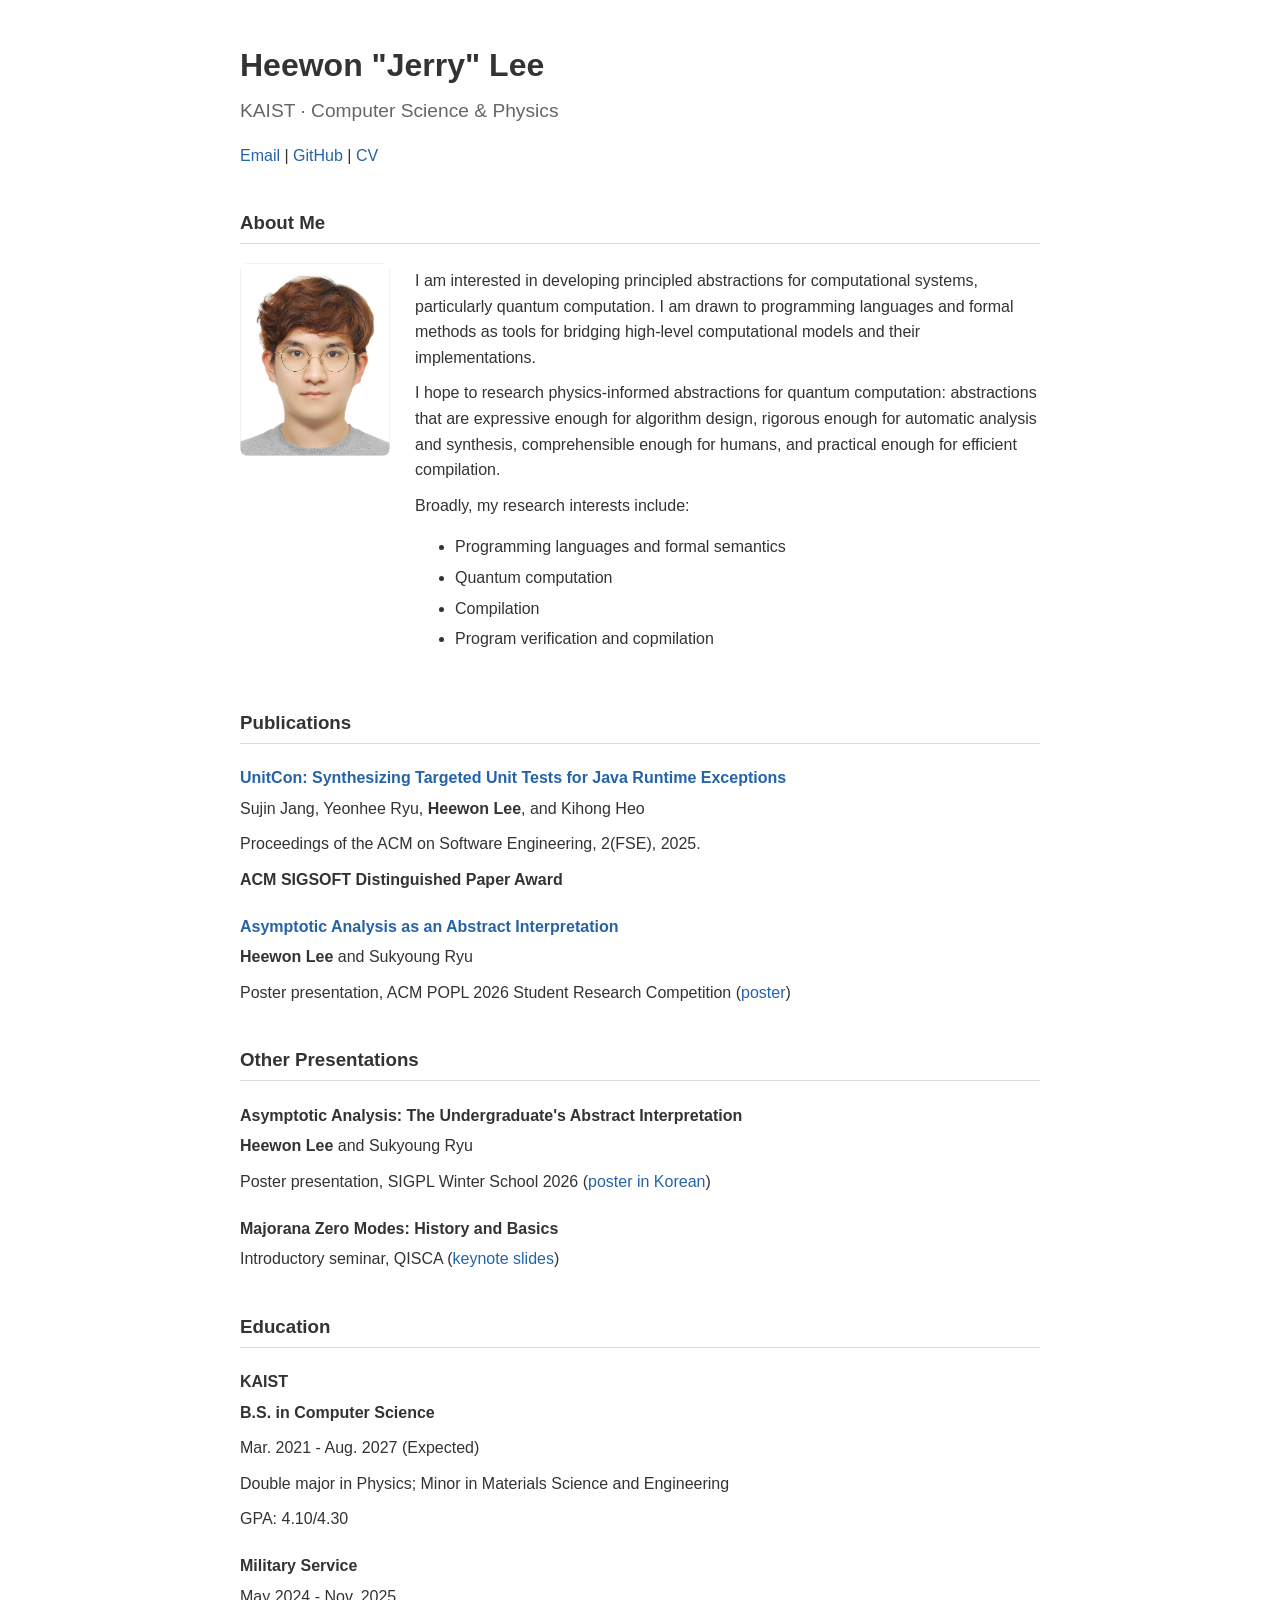
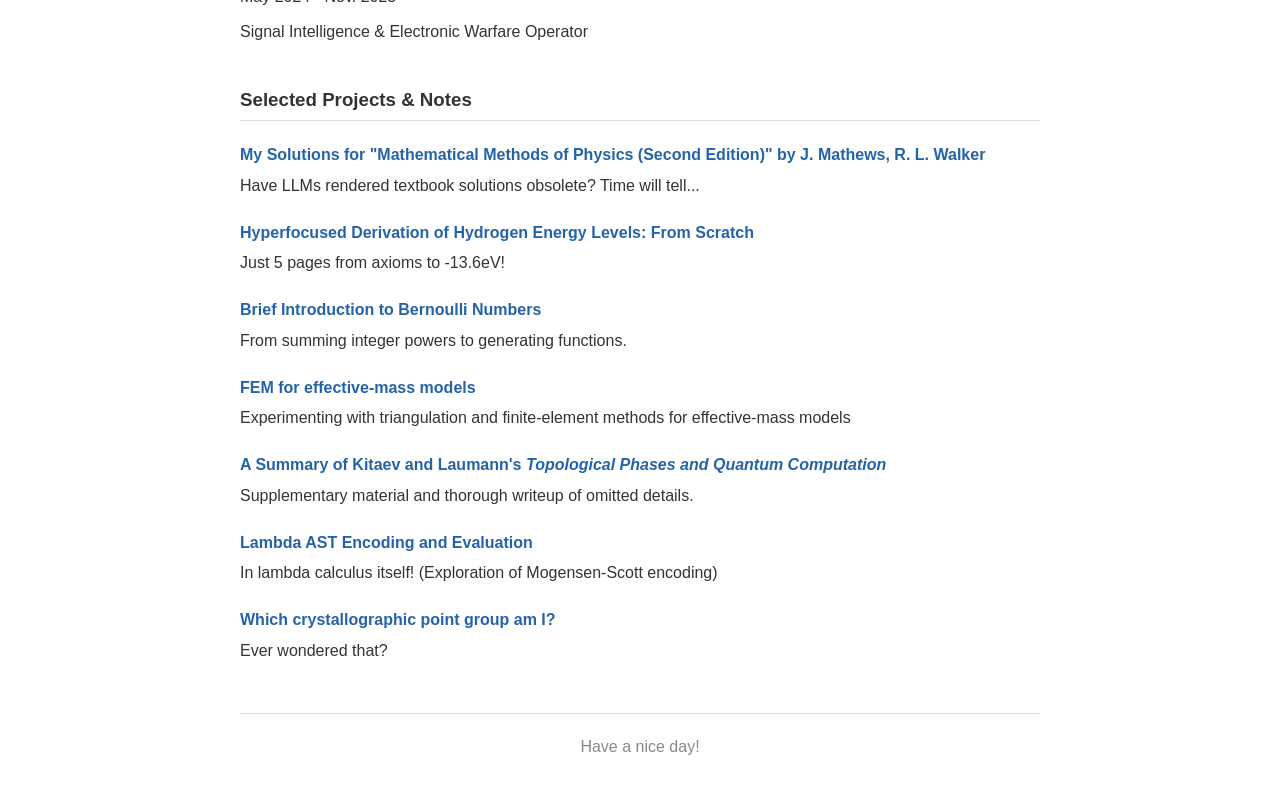
<file: index.html>
<!DOCTYPE html>
<html lang="en">
<head>
    <meta charset="UTF-8">
    <meta name="viewport" content="width=device-width, initial-scale=1.0">
    <title>Heewon Lee | Undergraduate at KAIST</title>
    <link rel="stylesheet" href="style.css">
</head>
<body>
    <h1>Heewon "Jerry" Lee</h1>
    <h2>KAIST · Computer Science & Physics</h2>
    <p><a href="mailto:pingpingy@kaist.ac.kr">Email</a> | <a href="https://github.com/pingpingy1">GitHub</a> | <a href="files/HeewonLee-CV.pdf">CV</a></p>

    <h3>About Me</h3>
    <div class="about">
        <img src="images/me.jpg" alt="Heewon Lee">
        <div>
            <p>
                I am interested in developing principled abstractions for computational systems, particularly quantum computation. I am drawn to programming languages and formal methods as tools for bridging high-level computational models and their implementations.
            </p>
            <p>
                I hope to research physics-informed abstractions for quantum computation: abstractions that are expressive enough for algorithm design, rigorous enough for automatic analysis and synthesis, comprehensible enough for humans, and practical enough for efficient compilation.
            </p>
            <p>Broadly, my research interests include:</p>
                <ul>
                    <li>Programming languages and formal semantics</li>
                    <li>Quantum computation</li>
                    <li>Compilation</li>
                    <li>Program verification and copmilation</li>
                </ul>
        </div>
    </div>

    <h3>Publications</h3>
    <h4><a href="https://dl.acm.org/doi/10.1145/3729362">UnitCon: Synthesizing Targeted Unit Tests for Java Runtime Exceptions</a></h4>
    <p>Sujin Jang, Yeonhee Ryu, <b>Heewon Lee</b>, and Kihong Heo</p>
    <p>Proceedings of the ACM on Software Engineering, 2(FSE), 2025.</p>
    <p><b>ACM SIGSOFT Distinguished Paper Award</b></p>
    <h4><a href="https://popl26.sigplan.org/track/POPL-2026-student-research-competition?#event-overview">Asymptotic Analysis as an Abstract Interpretation</a></h4>
    <p><b>Heewon Lee</b> and Sukyoung Ryu</p>
    <p>Poster presentation, ACM POPL 2026 Student Research Competition (<a href="files/POPL SRC.pdf">poster</a>)</p>

    <h3>Other Presentations</h3>
    <h4>Asymptotic Analysis: The Undergraduate's Abstract Interpretation</h4>
    <p><b>Heewon Lee</b> and Sukyoung Ryu</p>
    <p>Poster presentation, SIGPL Winter School 2026 (<a href="files/SIGPL.pdf">poster in Korean</a>)</p>
    <h4>Majorana Zero Modes: History and Basics</h4>
    <p>Introductory seminar, QISCA (<a href="files/261026_Majorana.key">keynote slides</a>)</p>

    <h3>Education</h3>
    <h4>KAIST</h4>
    <p><b>B.S. in Computer Science</b></p>
    <p>Mar. 2021 - Aug. 2027 (Expected)</p>
    <p>Double major in Physics; Minor in Materials Science and Engineering</p>
    <p>GPA: 4.10/4.30</p>
    <h4>Military Service</h4>
    <p>May 2024 - Nov. 2025</p>
    <p>Signal Intelligence & Electronic Warfare Operator</p>

    <h3>Selected Projects & Notes</h3>
    <h4><a href="https://github.com/pingpingy1/Mathews-MathPhys-Sol">My Solutions for "Mathematical Methods of Physics (Second Edition)" by J. Mathews, R. L. Walker</a></h4>
    <p>Have LLMs rendered textbook solutions obsolete? Time will tell...</p>
    <h4><a href="https://github.com/pingpingy1/hydrogen">Hyperfocused Derivation of Hydrogen Energy Levels: From Scratch</a></h4>
    <p>Just 5 pages from axioms to -13.6eV!</p>
    <h4><a href="https://github.com/pingpingy1/bernoulli_numbers">Brief Introduction to Bernoulli Numbers</a></h4>
    <p>From summing integer powers to generating functions.</p>
    <h4><a href="https://github.com/pingpingy1/fem_study">FEM for effective-mass models</a></h4>
    <p>Experimenting with triangulation and finite-element methods for effective-mass models</p>
    <h4><a href="https://github.com/pingpingy1/topological_phases">A Summary of Kitaev and Laumann's <i>Topological Phases and Quantum Computation</i></a></h4>
    <p>Supplementary material and thorough writeup of omitted details.</p>
    <h4><a href="https://github.com/pingpingy1/lambda_eval">Lambda AST Encoding and Evaluation</a></h4>
    <p>In lambda calculus itself! (Exploration of Mogensen-Scott encoding)</p>
    <h4><a href="files/point_groups.html">Which crystallographic point group am I?</a></h4>
    <p>Ever wondered that?</p>

    <footer>Have a nice day!</footer>
</body>
</html>
</file>
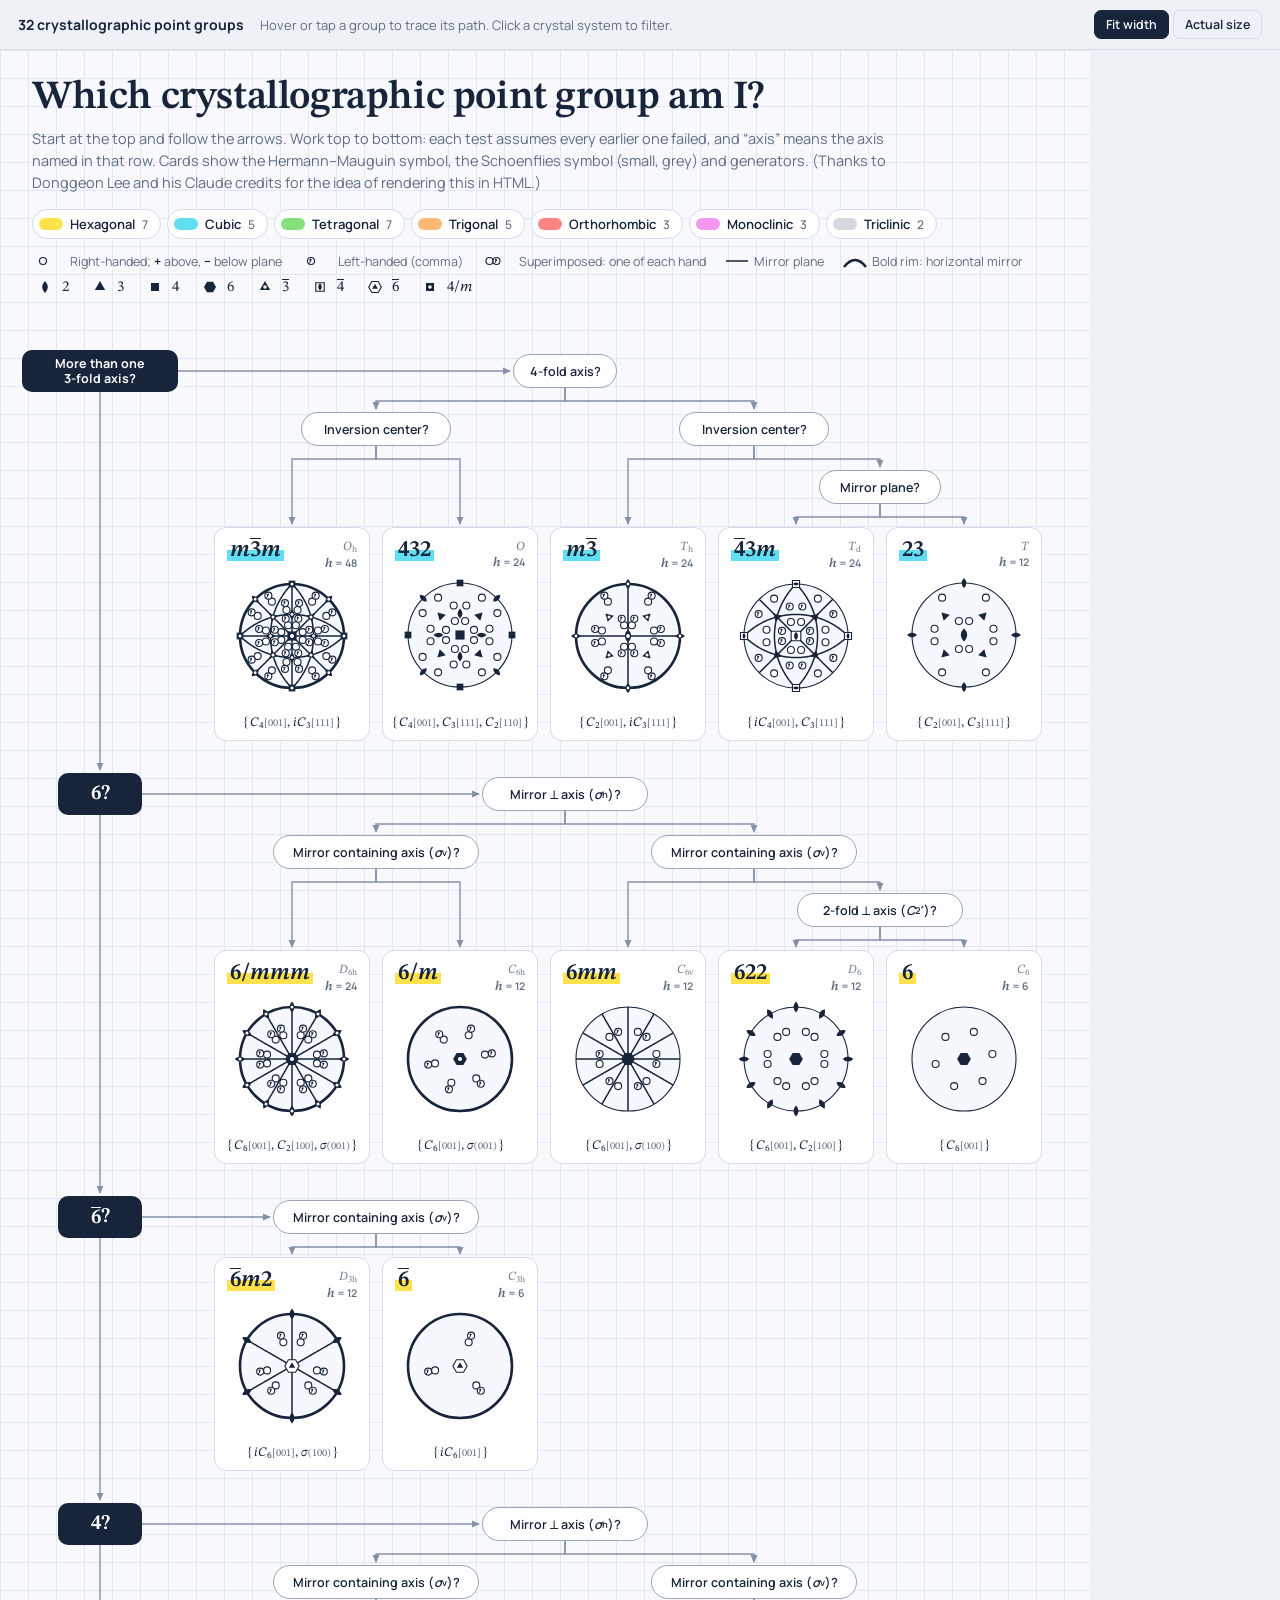
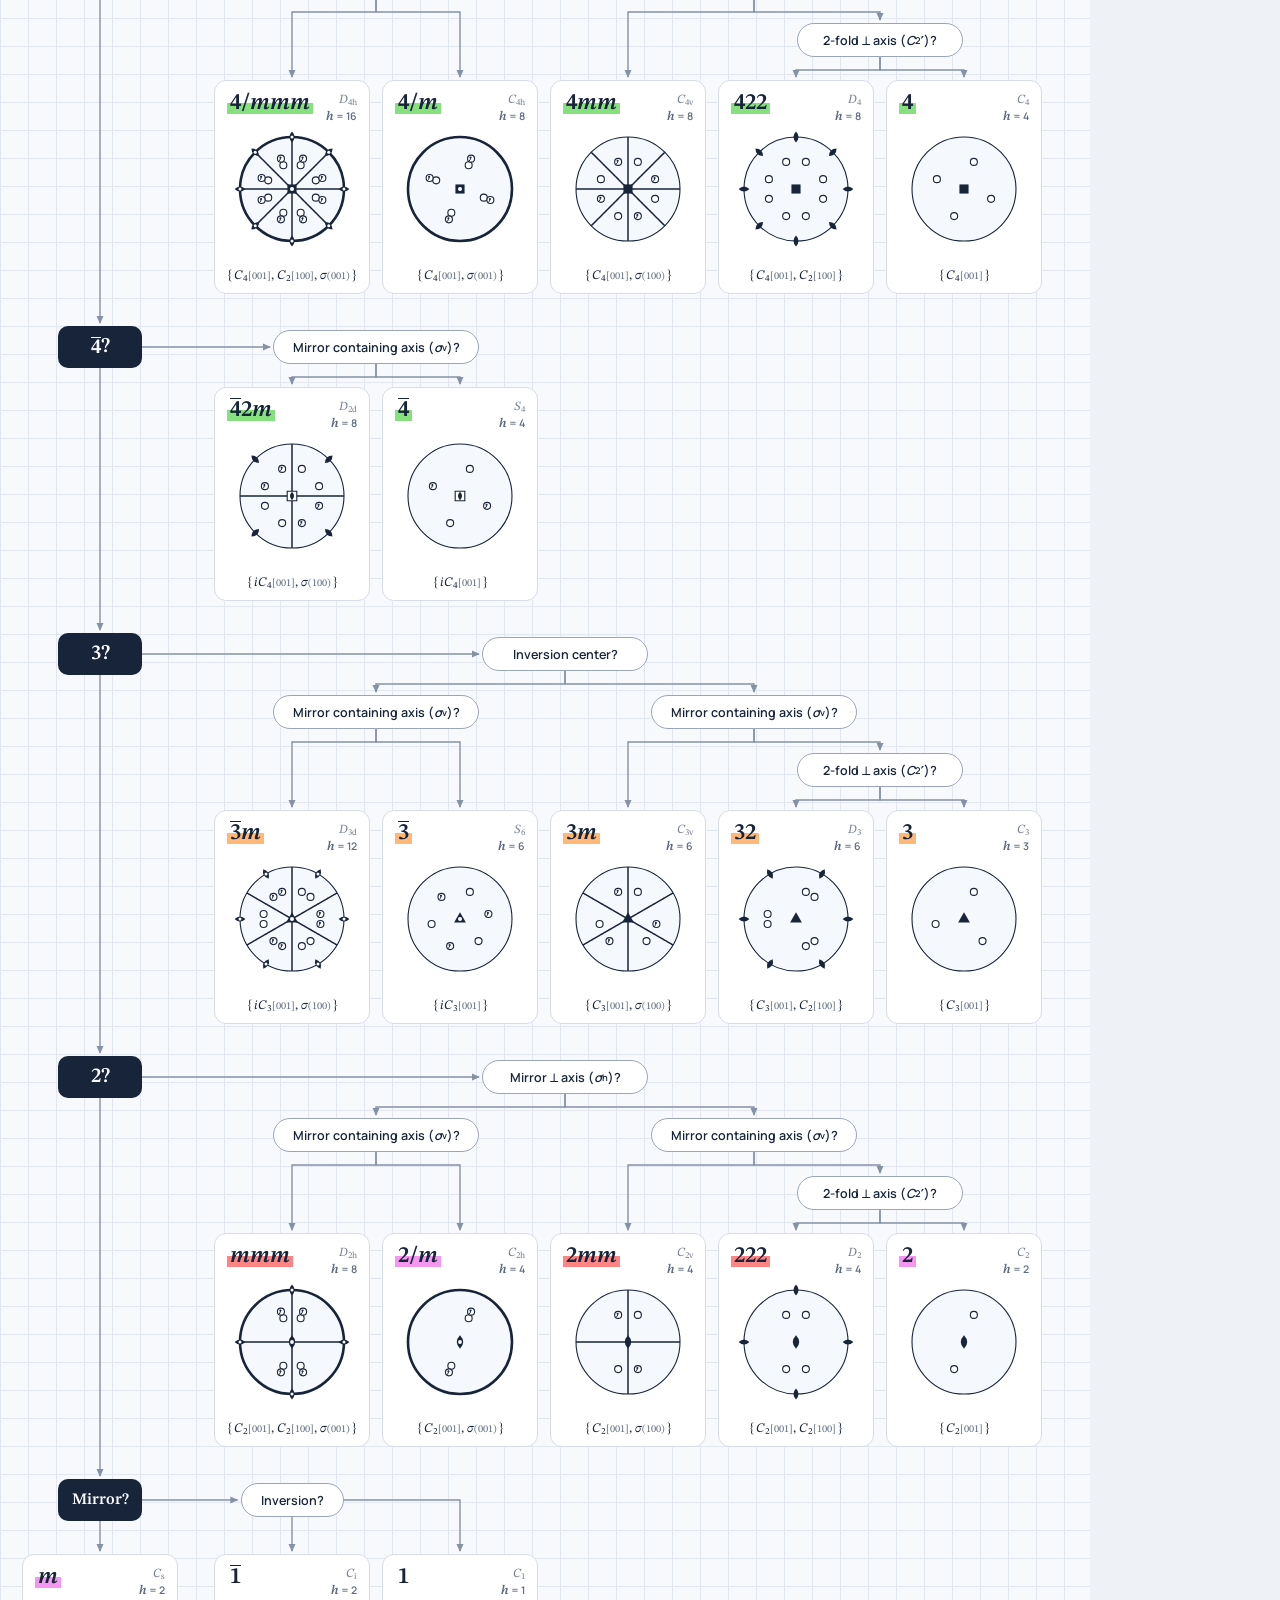
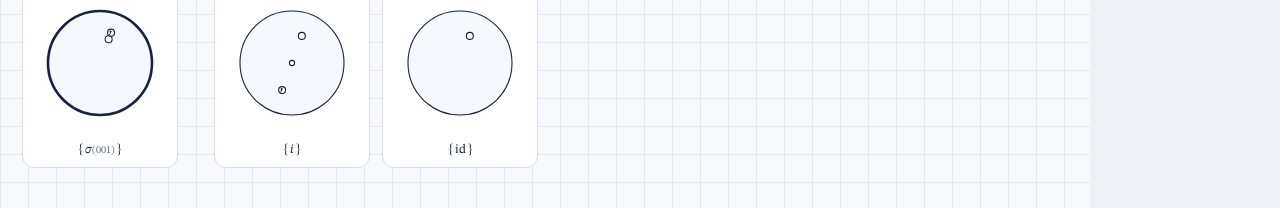
<file: files/point_groups.html>
<!DOCTYPE html>
<html lang="en">
<head>
<meta charset="utf-8">
<meta name="viewport" content="width=device-width, initial-scale=1, viewport-fit=cover">
<title>Which crystallographic point group am I?</title>
<link rel="preconnect" href="https://fonts.googleapis.com">
<link rel="preconnect" href="https://fonts.gstatic.com" crossorigin>
<link href="https://fonts.googleapis.com/css2?family=Manrope:wght@400;500;600;700;800&family=STIX+Two+Text:ital,wght@0,400;0,600;1,400;1,600&display=swap" rel="stylesheet">
<style>:root{
  --bg:#eef2f7; --paper:#f7f9fc; --grid:#e2e8f1; --ink:#17243a; --muted:#5f6c80;
  --line:#8592a6; --card:#ffffff; --card-b:#d6dde8; --accent:#2257d6; --accent-soft:rgba(34,87,214,.12);
  --dec:#ffffff; --dec-b:#9aa6b8; --spine:#17243a; --spine-fg:#f7f9fc; --hole:#ffffff; --st-bg:#f5f8fc;
  --hex:#ffe14d; --cub:#62def2; --tet:#86e07e; --tri:#ffb877; --ort:#ff8585; --mon:#f497ef; --trc:#d4d9e1;
  color-scheme: light;
  box-sizing:border-box; padding-top:env(safe-area-inset-top,0px); padding-bottom:env(safe-area-inset-bottom,0px);
}
@media (prefers-color-scheme: dark){
  :root:not([data-theme="light"]){
    --bg:#10141b; --paper:#151a22; --grid:#1d2430; --ink:#e7ecf4; --muted:#9aa6b8;
    --line:#6c7a90; --card:#1b212b; --card-b:#2c3544; --accent:#7aa5ff; --accent-soft:rgba(122,165,255,.16);
    --dec:#1b212b; --dec-b:#56637a; --spine:#e7ecf4; --spine-fg:#10141b; --hole:#1b212b; --st-bg:#171d26;
    --hex:rgba(255,215,40,.55); --cub:rgba(70,210,240,.5); --tet:rgba(110,220,100,.5); --tri:rgba(255,160,80,.55);
    --ort:rgba(255,105,105,.55); --mon:rgba(240,120,235,.5); --trc:rgba(170,180,195,.4);
    color-scheme: dark;
  }
}
:root[data-theme="dark"]{
  --bg:#10141b; --paper:#151a22; --grid:#1d2430; --ink:#e7ecf4; --muted:#9aa6b8;
  --line:#6c7a90; --card:#1b212b; --card-b:#2c3544; --accent:#7aa5ff; --accent-soft:rgba(122,165,255,.16);
  --dec:#1b212b; --dec-b:#56637a; --spine:#e7ecf4; --spine-fg:#10141b; --hole:#1b212b; --st-bg:#171d26;
  --hex:rgba(255,215,40,.55); --cub:rgba(70,210,240,.5); --tet:rgba(110,220,100,.5); --tri:rgba(255,160,80,.55);
  --ort:rgba(255,105,105,.55); --mon:rgba(240,120,235,.5); --trc:rgba(170,180,195,.4);
  color-scheme: dark;
}
html{scroll-padding-top:env(safe-area-inset-top,0px)}
*{box-sizing:border-box}
body{margin:0;background:var(--bg);color:var(--ink);font-family:Manrope,"Segoe UI",system-ui,-apple-system,sans-serif;-webkit-font-smoothing:antialiased}
body::before{content:"";position:fixed;inset:0 0 auto;height:env(safe-area-inset-top,0px);z-index:10;background:var(--bg)}
.bar{position:sticky;top:env(safe-area-inset-top,0px);z-index:5;display:flex;flex-wrap:wrap;align-items:center;gap:6px 16px;
  padding:10px 18px;background:var(--bg);border-bottom:1px solid var(--card-b)}
.bar-t{font-weight:700;font-size:14px}
.bar-hint{font-size:13px;color:var(--muted);flex:1;min-width:200px}
.bar-btns{display:flex;gap:4px}
.bar-btns button{font:inherit;font-size:12.5px;font-weight:600;color:var(--ink);background:transparent;border:1px solid var(--card-b);
  padding:5px 11px;border-radius:7px;cursor:pointer}
.bar-btns button[aria-pressed="true"]{background:var(--ink);color:var(--bg);border-color:var(--ink)}
button:focus-visible{outline:2px solid var(--accent);outline-offset:2px}
.wrap{max-width:100%;overflow:hidden;padding:0}
.wrap.scroll{overflow:auto}
.canvas{position:relative;transform-origin:0 0;background-color:var(--paper);
  background-image:linear-gradient(var(--grid) 1px,transparent 1px),linear-gradient(90deg,var(--grid) 1px,transparent 1px);
  background-size:28px 28px}
.head{position:absolute;left:32px;top:26px;right:32px}
.head h1{margin:0;font-family:"STIX Two Text","Times New Roman",serif;font-weight:600;font-size:40px;letter-spacing:-.01em;line-height:1.1}
.sub{margin:8px 0 16px;color:var(--muted);font-size:14.5px;max-width:100ch;line-height:1.5}
.legend{display:flex;flex-wrap:wrap;gap:6px;margin-bottom:12px}
.lg{font:inherit;font-size:13px;font-weight:600;color:var(--ink);display:inline-flex;align-items:center;gap:7px;
  background:var(--card);border:1px solid var(--card-b);border-radius:20px;padding:5px 12px 5px 6px;cursor:pointer}
.lg .sw{width:24px;height:12px;border-radius:6px}
.lg .cnt{color:var(--muted);font-weight:500;font-size:12px}
.lg[aria-pressed="true"]{border-color:var(--ink);box-shadow:inset 0 0 0 1px var(--ink)}
.sw.s-hex{background:var(--hex)}.sw.s-cub{background:var(--cub)}.sw.s-tet{background:var(--tet)}.sw.s-tri{background:var(--tri)}
.sw.s-ort{background:var(--ort)}.sw.s-mon{background:var(--mon)}.sw.s-trc{background:var(--trc)}
.key,.axkey{display:flex;flex-wrap:wrap;gap:4px 18px;font-size:12.5px;color:var(--muted);align-items:center;margin-bottom:6px}
.k,.ax{display:inline-flex;align-items:center;gap:4px}
.ax span{font-family:"STIX Two Text",serif;font-size:15px;color:var(--ink)}
.edges{position:absolute;left:0;top:0;pointer-events:none;overflow:visible}
.edge{fill:none;stroke:var(--line);stroke-width:1.4;marker-end:url(#ar);transition:opacity .15s,stroke .15s}
.ah{fill:var(--line)} .ah-on{fill:var(--accent)}
.elab{font-family:Manrope,sans-serif;font-size:11px;font-weight:600;fill:var(--muted);paint-order:stroke;stroke:var(--paper);stroke-width:4px;stroke-linejoin:round}
.spine{position:absolute;display:flex;align-items:center;justify-content:center;background:var(--spine);color:var(--spine-fg);
  border-radius:10px;font-family:"STIX Two Text",serif;font-size:21px;font-weight:600;z-index:2;transition:box-shadow .15s}
.dec{position:absolute;height:34px;display:flex;align-items:center;justify-content:center;background:var(--dec);
  border:1.4px solid var(--dec-b);border-radius:17px;font-size:12.5px;font-weight:600;white-space:nowrap;z-index:2;transition:border-color .15s,box-shadow .15s}
.ob{display:inline-block;border-top:.075em solid currentColor;line-height:.92;padding-top:.02em}
.card{position:absolute;width:156px;height:214px;display:flex;flex-direction:column;align-items:center;gap:2px;padding:9px 8px 8px;
  background:var(--card);border:1px solid var(--card-b);border-radius:12px;color:var(--ink);font:inherit;cursor:pointer;z-index:3;
  transition:opacity .15s,border-color .15s,box-shadow .15s,filter .15s}
.card:hover{border-color:var(--line)}
.c-head{display:flex;width:100%;align-items:baseline;justify-content:space-between;padding:0 4px}
.sym{font-family:"STIX Two Text","Times New Roman",serif;font-size:23px;font-weight:600;line-height:1.15;padding:0 3px;
  background:linear-gradient(transparent 50%,var(--hl) 50%,var(--hl) 92%,transparent 92%)}
.s-hex{--hl:var(--hex)}.s-cub{--hl:var(--cub)}.s-tet{--hl:var(--tet)}.s-tri{--hl:var(--tri)}.s-ort{--hl:var(--ort)}.s-mon{--hl:var(--mon)}.s-trc{--hl:transparent}
.ord{font-size:10.5px;white-space:nowrap;color:var(--muted);font-weight:600}
.ord i{font-family:"STIX Two Text",serif;font-size:13px}
.stereo{width:124px;height:124px;flex:none}
.gens{font-family:"STIX Two Text","Times New Roman",serif;font-size:13px;line-height:1.3;text-align:center;color:var(--ink);margin-top:auto}
.gens sub{font-size:.72em;vertical-align:-.25em}
.gens .dir{font-size:.8em;color:var(--muted)}
.gens .id{font-style:normal}
.st-bg{fill:var(--st-bg)}
.st-prim{fill:none;stroke:var(--ink);stroke-width:1.1}
.st-prim-m{stroke-width:2.6}
.st-mir{fill:none;stroke:var(--ink);stroke-width:1.5}
.st-up,.st-fill{fill:var(--ink)}
.st-lo{fill:var(--card);stroke:var(--ink);stroke-width:1.1}
.st-open{fill:var(--hole);stroke:var(--ink);stroke-width:1.1}
.st-hole{fill:var(--hole)}
.key svg .st-lo,.axkey svg .st-open,.axkey svg .st-hole{fill:var(--paper)}
/* tracing */
.tracing .edge:not(.on),.tracing .elab:not(.on){opacity:.14}
.tracing .edge.on{stroke:var(--accent);stroke-width:2.6;marker-end:url(#arOn)}
.tracing .elab.on{fill:var(--accent)}
.tracing .dec.on{border-color:var(--accent);box-shadow:0 0 0 3px var(--accent-soft)}
.tracing .spine.on{box-shadow:0 0 0 3px var(--accent)}
.tracing .card:not(.on){opacity:.3}
.tracing .card.on{border-color:var(--accent);box-shadow:0 0 0 3px var(--accent-soft)}
.filtering .card:not(.match){opacity:.15;filter:grayscale(1)}
@media (prefers-reduced-motion:reduce){*{transition:none!important}}

.g{white-space:nowrap}
.spine .sm{font-size:16px}
.c-head{gap:4px}

.c-head{align-items:flex-start}
.meta{display:flex;flex-direction:column;align-items:flex-end;line-height:1.25;padding-top:2px}
.sch{font-family:"STIX Two Text","Times New Roman",serif;font-size:12.5px;color:var(--muted);opacity:.85;white-space:nowrap}
.sch sub{font-size:.72em;vertical-align:-.25em}
.dec sub{font-size:.75em;vertical-align:-.2em}
.spine .sm2{font-family:Manrope,sans-serif;font-size:12.5px;font-weight:700;line-height:1.2;text-align:center}
.pm{fill:var(--card);stroke:var(--ink);stroke-width:1.1}
.pd{fill:var(--ink)}
.pc{fill:none;stroke:var(--ink);stroke-width:1;stroke-linecap:round}
.pt{font-family:Manrope,sans-serif;font-size:8.5px;font-weight:700;fill:var(--ink);paint-order:stroke;stroke:var(--st-bg);stroke-width:2.2px;stroke-linejoin:round}
.key svg .pm{fill:var(--paper)}
.key svg .pt{stroke:var(--paper)}
.k b{color:var(--ink)}
</style>
</head>
<body>
<div class="bar">
  <span class="bar-t">32 crystallographic point groups</span>
  <span class="bar-hint">Hover or tap a group to trace its path. Click a crystal system to filter.</span>
  <span class="bar-btns"><button id="fit" aria-pressed="true">Fit width</button><button id="full" aria-pressed="false">Actual size</button></span>
</div>
<div class="wrap" id="wrap">
<div class="canvas" id="canvas" style="width:1090px;height:3358px">
  <header class="head">
    <h1>Which crystallographic point group am I?</h1>
    <p class="sub">Start at the top and follow the arrows. Work top to bottom: each test assumes every earlier one failed, and “axis” means the axis named in that row. Cards show the Hermann–Mauguin symbol, the Schoenflies symbol (small, grey) and generators. (Thanks to Donggeon Lee and his Claude credits for the idea of rendering this in HTML.)</p>
    <div class="legend" role="group" aria-label="Crystal systems"><button class="lg" data-sys="hex"><span class="sw s-hex"></span>Hexagonal<span class="cnt">7</span></button><button class="lg" data-sys="cub"><span class="sw s-cub"></span>Cubic<span class="cnt">5</span></button><button class="lg" data-sys="tet"><span class="sw s-tet"></span>Tetragonal<span class="cnt">7</span></button><button class="lg" data-sys="tri"><span class="sw s-tri"></span>Trigonal<span class="cnt">5</span></button><button class="lg" data-sys="ort"><span class="sw s-ort"></span>Orthorhombic<span class="cnt">3</span></button><button class="lg" data-sys="mon"><span class="sw s-mon"></span>Monoclinic<span class="cnt">3</span></button><button class="lg" data-sys="trc"><span class="sw s-trc"></span>Triclinic<span class="cnt">2</span></button></div>
    <div class="key"><span class="k"><svg viewBox="0 0 34 20" width="34" height="20" aria-hidden="true"><circle class="pm" cx="11.00" cy="10.00" r="3.5"/><text class="pt" x="21" y="10" text-anchor="middle" dominant-baseline="central">+</text></svg><span>Right-handed; <b>+</b> above, <b>−</b> below plane</span></span><span class="k"><svg viewBox="0 0 34 20" width="34" height="20" aria-hidden="true"><circle class="pm" cx="11.00" cy="10.00" r="3.5"/><circle class="pd" cx="10.50" cy="8.90" r="1.05"/><path class="pc" d="M10.50,9.80 Q10.65,11.50 9.10,12.30"/><text class="pt" x="21" y="10" text-anchor="middle" dominant-baseline="central">−</text></svg><span>Left-handed (comma)</span></span><span class="k"><svg viewBox="0 0 34 20" width="34" height="20" aria-hidden="true"><circle class="pm" cx="8.50" cy="10.00" r="3.5"/><circle class="pm" cx="15.50" cy="10.00" r="3.5"/><circle class="pd" cx="15.00" cy="8.90" r="1.05"/><path class="pc" d="M15.00,9.80 Q15.15,11.50 13.60,12.30"/><text class="pt" x="25" y="10" text-anchor="middle" dominant-baseline="central">±</text></svg><span>Superimposed: one of each hand</span></span><span class="k"><svg viewBox="0 0 26 20" width="26" height="20" aria-hidden="true"><line class="st-mir" x1="2" y1="10" x2="24" y2="10"/></svg><span>Mirror plane</span></span><span class="k"><svg viewBox="0 0 26 20" width="26" height="20" aria-hidden="true"><path class="st-prim st-prim-m" d="M2,16 Q13,2 24,16" fill="none"/></svg><span>Bold rim: horizontal mirror</span></span></div>
    <div class="axkey"><span class="ax"><svg viewBox="0 0 26 20" width="26" height="20" aria-hidden="true"><path class="st-fill" transform="translate(13.00,10.00) rotate(-90.00)" d="M-6,0 Q0,-5.699999999999999 6,0 Q0,5.699999999999999 -6,0Z"/></svg><span>2</span></span><span class="ax"><svg viewBox="0 0 26 20" width="26" height="20" aria-hidden="true"><polygon class="st-fill" points="13.00,4.00 7.80,13.00 18.20,13.00"/></svg><span>3</span></span><span class="ax"><svg viewBox="0 0 26 20" width="26" height="20" aria-hidden="true"><polygon class="st-fill" points="17.03,5.97 8.97,5.97 8.97,14.03 17.03,14.03"/></svg><span>4</span></span><span class="ax"><svg viewBox="0 0 26 20" width="26" height="20" aria-hidden="true"><polygon class="st-fill" points="19.00,10.00 16.00,4.80 10.00,4.80 7.00,10.00 10.00,15.20 16.00,15.20"/></svg><span>6</span></span><span class="ax"><svg viewBox="0 0 26 20" width="26" height="20" aria-hidden="true"><polygon class="st-fill" points="13.00,4.00 7.80,13.00 18.20,13.00"/><circle class="st-hole" cx="13.00" cy="10.00" r="1.7999999999999998"/></svg><span><span class="ob">3</span></span></span><span class="ax"><svg viewBox="0 0 26 20" width="26" height="20" aria-hidden="true"><polygon class="st-open" points="17.24,5.76 8.76,5.76 8.76,14.24 17.24,14.24"/><path class="st-fill" transform="translate(13.00,10.00) rotate(-90.00)" d="M-3.7199999999999998,0 Q0,-3.534 3.7199999999999998,0 Q0,3.534 -3.7199999999999998,0Z"/></svg><span><span class="ob">4</span></span></span><span class="ax"><svg viewBox="0 0 26 20" width="26" height="20" aria-hidden="true"><polygon class="st-open" points="19.30,10.00 16.15,4.54 9.85,4.54 6.70,10.00 9.85,15.46 16.15,15.46"/><polygon class="st-fill" points="13.00,6.70 10.14,11.65 15.86,11.65"/></svg><span><span class="ob">6</span></span></span><span class="ax"><svg viewBox="0 0 26 20" width="26" height="20" aria-hidden="true"><polygon class="st-fill" points="17.03,5.97 8.97,5.97 8.97,14.03 17.03,14.03"/><circle class="st-hole" cx="13.00" cy="10.00" r="1.7999999999999998"/></svg><span>4/<i>m</i></span></span></div>
  </header>
  <svg class="edges" width="1090" height="3358" viewBox="0 0 1090 3358" aria-hidden="true"><defs><marker id="ar" viewBox="0 0 10 10" refX="8" refY="5" markerUnits="userSpaceOnUse" markerWidth="9" markerHeight="9" orient="auto-start-reverse"><path class="ah" d="M0,1 L9,5 L0,9 z"/></marker><marker id="arOn" viewBox="0 0 10 10" refX="8" refY="5" markerUnits="userSpaceOnUse" markerWidth="9" markerHeight="9" orient="auto-start-reverse"><path class="ah-on" d="M0,1 L9,5 L0,9 z"/></marker></defs><path class="edge pl-L7" d="M376,396 V409 H292 V474"/><path class="edge pl-L8" d="M376,396 V409 H460 V474"/><path class="edge pl-L14" d="M880,454 V467 H796 V474"/><path class="edge pl-L22" d="M880,454 V467 H964 V474"/><path class="edge pl-L18" d="M754,396 V409 H628 V474"/><path class="edge pl-L14 pl-L22" d="M754,396 V409 H880.0 V417"/><path class="edge pl-L7 pl-L8" d="M565,338 V351 H376.0 V359"/><path class="edge pl-L18 pl-L14 pl-L22" d="M565,338 V351 H754.0 V359"/><path class="edge pl-L7 pl-L8 pl-L18 pl-L14 pl-L22" d="M178,321 H510.0"/><path class="edge pl-L0 pl-L2 pl-L1 pl-L3 pl-L4 pl-L5 pl-L6 pl-L9 pl-L10 pl-L11 pl-L12 pl-L13 pl-L15 pl-L16 pl-L17 pl-L19 pl-L20 pl-L21 pl-L23 pl-L24 pl-L25 pl-L26 pl-L27 pl-L28 pl-L29 pl-L30 pl-L31" d="M100,342 V720"/><path class="edge pl-L0" d="M376,819 V832 H292 V897"/><path class="edge pl-L2" d="M376,819 V832 H460 V897"/><path class="edge pl-L3" d="M880,877 V890 H796 V897"/><path class="edge pl-L4" d="M880,877 V890 H964 V897"/><path class="edge pl-L1" d="M754,819 V832 H628 V897"/><path class="edge pl-L3 pl-L4" d="M754,819 V832 H880.0 V840"/><path class="edge pl-L0 pl-L2" d="M565,761 V774 H376.0 V782"/><path class="edge pl-L1 pl-L3 pl-L4" d="M565,761 V774 H754.0 V782"/><path class="edge pl-L0 pl-L2 pl-L1 pl-L3 pl-L4" d="M142,744 H479.0"/><path class="edge pl-L5 pl-L6 pl-L9 pl-L10 pl-L11 pl-L12 pl-L13 pl-L15 pl-L16 pl-L17 pl-L19 pl-L20 pl-L21 pl-L23 pl-L24 pl-L25 pl-L26 pl-L27 pl-L28 pl-L29 pl-L30 pl-L31" d="M100,765 V1143"/><path class="edge pl-L5" d="M376,1184 V1197 H292 V1204"/><path class="edge pl-L6" d="M376,1184 V1197 H460 V1204"/><path class="edge pl-L5 pl-L6" d="M142,1167 H270.0"/><path class="edge pl-L9 pl-L10 pl-L11 pl-L12 pl-L13 pl-L15 pl-L16 pl-L17 pl-L19 pl-L20 pl-L21 pl-L23 pl-L24 pl-L25 pl-L26 pl-L27 pl-L28 pl-L29 pl-L30 pl-L31" d="M100,1188 V1450"/><path class="edge pl-L9" d="M376,1549 V1562 H292 V1627"/><path class="edge pl-L10" d="M376,1549 V1562 H460 V1627"/><path class="edge pl-L12" d="M880,1607 V1620 H796 V1627"/><path class="edge pl-L13" d="M880,1607 V1620 H964 V1627"/><path class="edge pl-L11" d="M754,1549 V1562 H628 V1627"/><path class="edge pl-L12 pl-L13" d="M754,1549 V1562 H880.0 V1570"/><path class="edge pl-L9 pl-L10" d="M565,1491 V1504 H376.0 V1512"/><path class="edge pl-L11 pl-L12 pl-L13" d="M565,1491 V1504 H754.0 V1512"/><path class="edge pl-L9 pl-L10 pl-L11 pl-L12 pl-L13" d="M142,1474 H479.0"/><path class="edge pl-L15 pl-L16 pl-L17 pl-L19 pl-L20 pl-L21 pl-L23 pl-L24 pl-L25 pl-L26 pl-L27 pl-L28 pl-L29 pl-L30 pl-L31" d="M100,1495 V1873"/><path class="edge pl-L15" d="M376,1914 V1927 H292 V1934"/><path class="edge pl-L16" d="M376,1914 V1927 H460 V1934"/><path class="edge pl-L15 pl-L16" d="M142,1897 H270.0"/><path class="edge pl-L17 pl-L19 pl-L20 pl-L21 pl-L23 pl-L24 pl-L25 pl-L26 pl-L27 pl-L28 pl-L29 pl-L30 pl-L31" d="M100,1918 V2180"/><path class="edge pl-L17" d="M376,2279 V2292 H292 V2357"/><path class="edge pl-L19" d="M376,2279 V2292 H460 V2357"/><path class="edge pl-L21" d="M880,2337 V2350 H796 V2357"/><path class="edge pl-L23" d="M880,2337 V2350 H964 V2357"/><path class="edge pl-L20" d="M754,2279 V2292 H628 V2357"/><path class="edge pl-L21 pl-L23" d="M754,2279 V2292 H880.0 V2300"/><path class="edge pl-L17 pl-L19" d="M565,2221 V2234 H376.0 V2242"/><path class="edge pl-L20 pl-L21 pl-L23" d="M565,2221 V2234 H754.0 V2242"/><path class="edge pl-L17 pl-L19 pl-L20 pl-L21 pl-L23" d="M142,2204 H479.0"/><path class="edge pl-L24 pl-L25 pl-L26 pl-L27 pl-L28 pl-L29 pl-L30 pl-L31" d="M100,2225 V2603"/><path class="edge pl-L24" d="M376,2702 V2715 H292 V2780"/><path class="edge pl-L25" d="M376,2702 V2715 H460 V2780"/><path class="edge pl-L27" d="M880,2760 V2773 H796 V2780"/><path class="edge pl-L28" d="M880,2760 V2773 H964 V2780"/><path class="edge pl-L26" d="M754,2702 V2715 H628 V2780"/><path class="edge pl-L27 pl-L28" d="M754,2702 V2715 H880.0 V2723"/><path class="edge pl-L24 pl-L25" d="M565,2644 V2657 H376.0 V2665"/><path class="edge pl-L26 pl-L27 pl-L28" d="M565,2644 V2657 H754.0 V2665"/><path class="edge pl-L24 pl-L25 pl-L26 pl-L27 pl-L28" d="M142,2627 H479.0"/><path class="edge pl-L29 pl-L30 pl-L31" d="M100,2648 V3026"/><path class="edge pl-L29" d="M100,3071 V3101"/><path class="edge pl-L30 pl-L31" d="M142,3050 H237.5"/><path class="edge pl-L30" d="M292,3067 V3101"/><path class="edge pl-L31" d="M343.5,3050 H460 V3101"/><text class="elab pl-L7" x="299" y="404" text-anchor="start">Yes</text><text class="elab pl-L8" x="453" y="404" text-anchor="end">No</text><text class="elab pl-L14" x="803" y="462" text-anchor="start">Yes</text><text class="elab pl-L22" x="957" y="462" text-anchor="end">No</text><text class="elab pl-L18" x="635" y="404" text-anchor="start">Yes</text><text class="elab pl-L14 pl-L22" x="873.0" y="404" text-anchor="end">No</text><text class="elab pl-L7 pl-L8" x="383.0" y="346" text-anchor="start">Yes</text><text class="elab pl-L18 pl-L14 pl-L22" x="747.0" y="346" text-anchor="end">No</text><text class="elab pl-L7 pl-L8 pl-L18 pl-L14 pl-L22" x="344.0" y="314" text-anchor="middle">Yes</text><text class="elab pl-L0 pl-L2 pl-L1 pl-L3 pl-L4 pl-L5 pl-L6 pl-L9 pl-L10 pl-L11 pl-L12 pl-L13 pl-L15 pl-L16 pl-L17 pl-L19 pl-L20 pl-L21 pl-L23 pl-L24 pl-L25 pl-L26 pl-L27 pl-L28 pl-L29 pl-L30 pl-L31" x="108" y="536.5" text-anchor="start">No</text><text class="elab pl-L0" x="299" y="827" text-anchor="start">Yes</text><text class="elab pl-L2" x="453" y="827" text-anchor="end">No</text><text class="elab pl-L3" x="803" y="885" text-anchor="start">Yes</text><text class="elab pl-L4" x="957" y="885" text-anchor="end">No</text><text class="elab pl-L1" x="635" y="827" text-anchor="start">Yes</text><text class="elab pl-L3 pl-L4" x="873.0" y="827" text-anchor="end">No</text><text class="elab pl-L0 pl-L2" x="383.0" y="769" text-anchor="start">Yes</text><text class="elab pl-L1 pl-L3 pl-L4" x="747.0" y="769" text-anchor="end">No</text><text class="elab pl-L0 pl-L2 pl-L1 pl-L3 pl-L4" x="310.5" y="737" text-anchor="middle">Yes</text><text class="elab pl-L5 pl-L6 pl-L9 pl-L10 pl-L11 pl-L12 pl-L13 pl-L15 pl-L16 pl-L17 pl-L19 pl-L20 pl-L21 pl-L23 pl-L24 pl-L25 pl-L26 pl-L27 pl-L28 pl-L29 pl-L30 pl-L31" x="108" y="959.5" text-anchor="start">No</text><text class="elab pl-L5" x="299" y="1192" text-anchor="start">Yes</text><text class="elab pl-L6" x="453" y="1192" text-anchor="end">No</text><text class="elab pl-L5 pl-L6" x="206.0" y="1160" text-anchor="middle">Yes</text><text class="elab pl-L9 pl-L10 pl-L11 pl-L12 pl-L13 pl-L15 pl-L16 pl-L17 pl-L19 pl-L20 pl-L21 pl-L23 pl-L24 pl-L25 pl-L26 pl-L27 pl-L28 pl-L29 pl-L30 pl-L31" x="108" y="1324.5" text-anchor="start">No</text><text class="elab pl-L9" x="299" y="1557" text-anchor="start">Yes</text><text class="elab pl-L10" x="453" y="1557" text-anchor="end">No</text><text class="elab pl-L12" x="803" y="1615" text-anchor="start">Yes</text><text class="elab pl-L13" x="957" y="1615" text-anchor="end">No</text><text class="elab pl-L11" x="635" y="1557" text-anchor="start">Yes</text><text class="elab pl-L12 pl-L13" x="873.0" y="1557" text-anchor="end">No</text><text class="elab pl-L9 pl-L10" x="383.0" y="1499" text-anchor="start">Yes</text><text class="elab pl-L11 pl-L12 pl-L13" x="747.0" y="1499" text-anchor="end">No</text><text class="elab pl-L9 pl-L10 pl-L11 pl-L12 pl-L13" x="310.5" y="1467" text-anchor="middle">Yes</text><text class="elab pl-L15 pl-L16 pl-L17 pl-L19 pl-L20 pl-L21 pl-L23 pl-L24 pl-L25 pl-L26 pl-L27 pl-L28 pl-L29 pl-L30 pl-L31" x="108" y="1689.5" text-anchor="start">No</text><text class="elab pl-L15" x="299" y="1922" text-anchor="start">Yes</text><text class="elab pl-L16" x="453" y="1922" text-anchor="end">No</text><text class="elab pl-L15 pl-L16" x="206.0" y="1890" text-anchor="middle">Yes</text><text class="elab pl-L17 pl-L19 pl-L20 pl-L21 pl-L23 pl-L24 pl-L25 pl-L26 pl-L27 pl-L28 pl-L29 pl-L30 pl-L31" x="108" y="2054.5" text-anchor="start">No</text><text class="elab pl-L17" x="299" y="2287" text-anchor="start">Yes</text><text class="elab pl-L19" x="453" y="2287" text-anchor="end">No</text><text class="elab pl-L21" x="803" y="2345" text-anchor="start">Yes</text><text class="elab pl-L23" x="957" y="2345" text-anchor="end">No</text><text class="elab pl-L20" x="635" y="2287" text-anchor="start">Yes</text><text class="elab pl-L21 pl-L23" x="873.0" y="2287" text-anchor="end">No</text><text class="elab pl-L17 pl-L19" x="383.0" y="2229" text-anchor="start">Yes</text><text class="elab pl-L20 pl-L21 pl-L23" x="747.0" y="2229" text-anchor="end">No</text><text class="elab pl-L17 pl-L19 pl-L20 pl-L21 pl-L23" x="310.5" y="2197" text-anchor="middle">Yes</text><text class="elab pl-L24 pl-L25 pl-L26 pl-L27 pl-L28 pl-L29 pl-L30 pl-L31" x="108" y="2419.5" text-anchor="start">No</text><text class="elab pl-L24" x="299" y="2710" text-anchor="start">Yes</text><text class="elab pl-L25" x="453" y="2710" text-anchor="end">No</text><text class="elab pl-L27" x="803" y="2768" text-anchor="start">Yes</text><text class="elab pl-L28" x="957" y="2768" text-anchor="end">No</text><text class="elab pl-L26" x="635" y="2710" text-anchor="start">Yes</text><text class="elab pl-L27 pl-L28" x="873.0" y="2710" text-anchor="end">No</text><text class="elab pl-L24 pl-L25" x="383.0" y="2652" text-anchor="start">Yes</text><text class="elab pl-L26 pl-L27 pl-L28" x="747.0" y="2652" text-anchor="end">No</text><text class="elab pl-L24 pl-L25 pl-L26 pl-L27 pl-L28" x="310.5" y="2620" text-anchor="middle">Yes</text><text class="elab pl-L29 pl-L30 pl-L31" x="108" y="2842.5" text-anchor="start">No</text><text class="elab pl-L29" x="108" y="3091.5" text-anchor="start">Yes</text><text class="elab pl-L30 pl-L31" x="191.2" y="3043" text-anchor="middle">No</text><text class="elab pl-L30" x="300" y="3089.5" text-anchor="start">Yes</text><text class="elab pl-L31" x="401.8" y="3043" text-anchor="middle">No</text></svg>
<div class="spine pl-L7 pl-L8 pl-L18 pl-L14 pl-L22 pl-L0 pl-L2 pl-L1 pl-L3 pl-L4 pl-L5 pl-L6 pl-L9 pl-L10 pl-L11 pl-L12 pl-L13 pl-L15 pl-L16 pl-L17 pl-L19 pl-L20 pl-L21 pl-L23 pl-L24 pl-L25 pl-L26 pl-L27 pl-L28 pl-L29 pl-L30 pl-L31" title="Four 3-fold axes: the cubic groups" style="left:22px;top:300px;width:156px;height:42px"><span class="sm2">More than one<br>3-fold axis?</span></div>
<div class="dec pl-L7 pl-L8" style="left:301.0px;top:362px;width:150px">Inversion center?</div>
<div class="dec pl-L14 pl-L22" style="left:819.0px;top:420px;width:122px">Mirror plane?</div>
<div class="dec pl-L18 pl-L14 pl-L22" style="left:679.0px;top:362px;width:150px">Inversion center?</div>
<div class="dec pl-L7 pl-L8 pl-L18 pl-L14 pl-L22" style="left:513.0px;top:304px;width:104px">4-fold axis?</div>
<button class="card" data-sys="cub" data-leaf="L7" id="L7" style="left:214px;top:477px" aria-label="Point group m-3m, Cubic, order 48, Schoenflies Oh"><span class="c-head"><span class="sym s-cub"><i>m</i><span class="ob">3</span><i>m</i></span><span class="meta"><span class="sch" title="Schoenflies symbol"><i>O</i><sub>h</sub></span><span class="ord" title="Group order"><i>h</i> = 48</span></span></span><svg class="stereo" viewBox="0 0 124 124" aria-hidden="true"><circle class="st-bg" cx="62" cy="62" r="52"/><polyline class="st-mir" points="62.00,114.00 61.05,113.04 60.14,112.08 59.27,111.11 58.42,110.16 57.61,109.20 56.82,108.24 56.06,107.29 55.34,106.34 54.63,105.40 53.96,104.46 53.30,103.52 52.68,102.59 52.07,101.66 51.49,100.73 50.93,99.81 50.39,98.89 49.86,97.98 49.36,97.07 48.88,96.17 48.42,95.27 47.97,94.38 47.54,93.49 47.13,92.60 46.73,91.72 46.35,90.84 45.99,89.97 45.64,89.10 45.30,88.23 44.98,87.37 44.67,86.51 44.37,85.66 44.09,84.81 43.82,83.96 43.56,83.12 43.31,82.28 43.08,81.44 42.85,80.61 42.64,79.78 42.44,78.95 42.25,78.13 42.07,77.30 41.90,76.48 41.74,75.67 41.59,74.85 41.45,74.04 41.32,73.23 41.20,72.42 41.09,71.61 40.99,70.80 40.90,70.00 40.81,69.19 40.74,68.39 40.67,67.59 40.62,66.79 40.57,65.99 40.53,65.19 40.50,64.39 40.48,63.60 40.47,62.80 40.46,62.00 40.47,61.20 40.48,60.40 40.50,59.61 40.53,58.81 40.57,58.01 40.62,57.21 40.67,56.41 40.74,55.61 40.81,54.81 40.90,54.00 40.99,53.20 41.09,52.39 41.20,51.58 41.32,50.77 41.45,49.96 41.59,49.15 41.74,48.33 41.90,47.52 42.07,46.70 42.25,45.87 42.44,45.05 42.64,44.22 42.85,43.39 43.08,42.56 43.31,41.72 43.56,40.88 43.82,40.04 44.09,39.19 44.37,38.34 44.67,37.49 44.98,36.63 45.30,35.77 45.64,34.90 45.99,34.03 46.35,33.16 46.73,32.28 47.13,31.40 47.54,30.51 47.97,29.62 48.42,28.73 48.88,27.83 49.36,26.93 49.86,26.02 50.39,25.11 50.93,24.19 51.49,23.27 52.07,22.34 52.68,21.41 53.30,20.48 53.96,19.54 54.63,18.60 55.34,17.66 56.06,16.71 56.82,15.76 57.61,14.80 58.42,13.84 59.27,12.89 60.14,11.92 61.05,10.96 62.00,10.00"/><polyline class="st-mir" points="114.00,62.00 113.04,62.95 112.08,63.86 111.11,64.73 110.16,65.58 109.20,66.39 108.24,67.18 107.29,67.94 106.34,68.66 105.40,69.37 104.46,70.04 103.52,70.70 102.59,71.32 101.66,71.93 100.73,72.51 99.81,73.07 98.89,73.61 97.98,74.14 97.07,74.64 96.17,75.12 95.27,75.58 94.38,76.03 93.49,76.46 92.60,76.87 91.72,77.27 90.84,77.65 89.97,78.01 89.10,78.36 88.23,78.70 87.37,79.02 86.51,79.33 85.66,79.63 84.81,79.91 83.96,80.18 83.12,80.44 82.28,80.69 81.44,80.92 80.61,81.15 79.78,81.36 78.95,81.56 78.13,81.75 77.30,81.93 76.48,82.10 75.67,82.26 74.85,82.41 74.04,82.55 73.23,82.68 72.42,82.80 71.61,82.91 70.80,83.01 70.00,83.10 69.19,83.19 68.39,83.26 67.59,83.33 66.79,83.38 65.99,83.43 65.19,83.47 64.39,83.50 63.60,83.52 62.80,83.53 62.00,83.54 61.20,83.53 60.40,83.52 59.61,83.50 58.81,83.47 58.01,83.43 57.21,83.38 56.41,83.33 55.61,83.26 54.81,83.19 54.00,83.10 53.20,83.01 52.39,82.91 51.58,82.80 50.77,82.68 49.96,82.55 49.15,82.41 48.33,82.26 47.52,82.10 46.70,81.93 45.87,81.75 45.05,81.56 44.22,81.36 43.39,81.15 42.56,80.92 41.72,80.69 40.88,80.44 40.04,80.18 39.19,79.91 38.34,79.63 37.49,79.33 36.63,79.02 35.77,78.70 34.90,78.36 34.03,78.01 33.16,77.65 32.28,77.27 31.40,76.87 30.51,76.46 29.62,76.03 28.73,75.58 27.83,75.12 26.93,74.64 26.02,74.14 25.11,73.61 24.19,73.07 23.27,72.51 22.34,71.93 21.41,71.32 20.48,70.70 19.54,70.04 18.60,69.37 17.66,68.66 16.71,67.94 15.76,67.18 14.80,66.39 13.84,65.58 12.89,64.73 11.92,63.86 10.96,62.95 10.00,62.00"/><polyline class="st-mir" points="114.00,62.00 112.66,62.00 111.35,62.00 110.07,62.00 108.82,62.00 107.60,62.00 106.41,62.00 105.25,62.00 104.11,62.00 102.99,62.00 101.90,62.00 100.83,62.00 99.78,62.00 98.75,62.00 97.74,62.00 96.75,62.00 95.77,62.00 94.81,62.00 93.87,62.00 92.94,62.00 92.02,62.00 91.12,62.00 90.23,62.00 89.36,62.00 88.50,62.00 87.64,62.00 86.80,62.00 85.97,62.00 85.15,62.00 84.34,62.00 83.54,62.00 82.75,62.00 81.96,62.00 81.18,62.00 80.41,62.00 79.65,62.00 78.90,62.00 78.15,62.00 77.40,62.00 76.67,62.00 75.93,62.00 75.21,62.00 74.48,62.00 73.77,62.00 73.05,62.00 72.34,62.00 71.64,62.00 70.94,62.00 70.24,62.00 69.54,62.00 68.85,62.00 68.15,62.00 67.47,62.00 66.78,62.00 66.09,62.00 65.41,62.00 64.73,62.00 64.04,62.00 63.36,62.00 62.68,62.00 62.00,62.00 61.32,62.00 60.64,62.00 59.96,62.00 59.27,62.00 58.59,62.00 57.91,62.00 57.22,62.00 56.53,62.00 55.85,62.00 55.15,62.00 54.46,62.00 53.76,62.00 53.06,62.00 52.36,62.00 51.66,62.00 50.95,62.00 50.23,62.00 49.52,62.00 48.79,62.00 48.07,62.00 47.33,62.00 46.60,62.00 45.85,62.00 45.10,62.00 44.35,62.00 43.59,62.00 42.82,62.00 42.04,62.00 41.25,62.00 40.46,62.00 39.66,62.00 38.85,62.00 38.03,62.00 37.20,62.00 36.36,62.00 35.50,62.00 34.64,62.00 33.77,62.00 32.88,62.00 31.98,62.00 31.06,62.00 30.13,62.00 29.19,62.00 28.23,62.00 27.25,62.00 26.26,62.00 25.25,62.00 24.22,62.00 23.17,62.00 22.10,62.00 21.01,62.00 19.89,62.00 18.75,62.00 17.59,62.00 16.40,62.00 15.18,62.00 13.93,62.00 12.65,62.00 11.34,62.00 10.00,62.00"/><polyline class="st-mir" points="62.00,114.00 62.00,112.66 62.00,111.35 62.00,110.07 62.00,108.82 62.00,107.60 62.00,106.41 62.00,105.25 62.00,104.11 62.00,102.99 62.00,101.90 62.00,100.83 62.00,99.78 62.00,98.75 62.00,97.74 62.00,96.75 62.00,95.77 62.00,94.81 62.00,93.87 62.00,92.94 62.00,92.02 62.00,91.12 62.00,90.23 62.00,89.36 62.00,88.50 62.00,87.64 62.00,86.80 62.00,85.97 62.00,85.15 62.00,84.34 62.00,83.54 62.00,82.75 62.00,81.96 62.00,81.18 62.00,80.41 62.00,79.65 62.00,78.90 62.00,78.15 62.00,77.40 62.00,76.67 62.00,75.93 62.00,75.21 62.00,74.48 62.00,73.77 62.00,73.05 62.00,72.34 62.00,71.64 62.00,70.94 62.00,70.24 62.00,69.54 62.00,68.85 62.00,68.15 62.00,67.47 62.00,66.78 62.00,66.09 62.00,65.41 62.00,64.73 62.00,64.04 62.00,63.36 62.00,62.68 62.00,62.00 62.00,61.32 62.00,60.64 62.00,59.96 62.00,59.27 62.00,58.59 62.00,57.91 62.00,57.22 62.00,56.53 62.00,55.85 62.00,55.15 62.00,54.46 62.00,53.76 62.00,53.06 62.00,52.36 62.00,51.66 62.00,50.95 62.00,50.23 62.00,49.52 62.00,48.79 62.00,48.07 62.00,47.33 62.00,46.60 62.00,45.85 62.00,45.10 62.00,44.35 62.00,43.59 62.00,42.82 62.00,42.04 62.00,41.25 62.00,40.46 62.00,39.66 62.00,38.85 62.00,38.03 62.00,37.20 62.00,36.36 62.00,35.50 62.00,34.64 62.00,33.77 62.00,32.88 62.00,31.98 62.00,31.06 62.00,30.13 62.00,29.19 62.00,28.23 62.00,27.25 62.00,26.26 62.00,25.25 62.00,24.22 62.00,23.17 62.00,22.10 62.00,21.01 62.00,19.89 62.00,18.75 62.00,17.59 62.00,16.40 62.00,15.18 62.00,13.93 62.00,12.65 62.00,11.34 62.00,10.00"/><polyline class="st-mir" points="62.00,10.00 62.95,10.96 63.86,11.92 64.73,12.89 65.58,13.84 66.39,14.80 67.18,15.76 67.94,16.71 68.66,17.66 69.37,18.60 70.04,19.54 70.70,20.48 71.32,21.41 71.93,22.34 72.51,23.27 73.07,24.19 73.61,25.11 74.14,26.02 74.64,26.93 75.12,27.83 75.58,28.73 76.03,29.62 76.46,30.51 76.87,31.40 77.27,32.28 77.65,33.16 78.01,34.03 78.36,34.90 78.70,35.77 79.02,36.63 79.33,37.49 79.63,38.34 79.91,39.19 80.18,40.04 80.44,40.88 80.69,41.72 80.92,42.56 81.15,43.39 81.36,44.22 81.56,45.05 81.75,45.87 81.93,46.70 82.10,47.52 82.26,48.33 82.41,49.15 82.55,49.96 82.68,50.77 82.80,51.58 82.91,52.39 83.01,53.20 83.10,54.00 83.19,54.81 83.26,55.61 83.33,56.41 83.38,57.21 83.43,58.01 83.47,58.81 83.50,59.61 83.52,60.40 83.53,61.20 83.54,62.00 83.53,62.80 83.52,63.60 83.50,64.39 83.47,65.19 83.43,65.99 83.38,66.79 83.33,67.59 83.26,68.39 83.19,69.19 83.10,70.00 83.01,70.80 82.91,71.61 82.80,72.42 82.68,73.23 82.55,74.04 82.41,74.85 82.26,75.67 82.10,76.48 81.93,77.30 81.75,78.13 81.56,78.95 81.36,79.78 81.15,80.61 80.92,81.44 80.69,82.28 80.44,83.12 80.18,83.96 79.91,84.81 79.63,85.66 79.33,86.51 79.02,87.37 78.70,88.23 78.36,89.10 78.01,89.97 77.65,90.84 77.27,91.72 76.87,92.60 76.46,93.49 76.03,94.38 75.58,95.27 75.12,96.17 74.64,97.07 74.14,97.98 73.61,98.89 73.07,99.81 72.51,100.73 71.93,101.66 71.32,102.59 70.70,103.52 70.04,104.46 69.37,105.40 68.66,106.34 67.94,107.29 67.18,108.24 66.39,109.20 65.58,110.16 64.73,111.11 63.86,112.08 62.95,113.04 62.00,114.00"/><polyline class="st-mir" points="10.00,62.00 10.96,61.05 11.92,60.14 12.89,59.27 13.84,58.42 14.80,57.61 15.76,56.82 16.71,56.06 17.66,55.34 18.60,54.63 19.54,53.96 20.48,53.30 21.41,52.68 22.34,52.07 23.27,51.49 24.19,50.93 25.11,50.39 26.02,49.86 26.93,49.36 27.83,48.88 28.73,48.42 29.62,47.97 30.51,47.54 31.40,47.13 32.28,46.73 33.16,46.35 34.03,45.99 34.90,45.64 35.77,45.30 36.63,44.98 37.49,44.67 38.34,44.37 39.19,44.09 40.04,43.82 40.88,43.56 41.72,43.31 42.56,43.08 43.39,42.85 44.22,42.64 45.05,42.44 45.87,42.25 46.70,42.07 47.52,41.90 48.33,41.74 49.15,41.59 49.96,41.45 50.77,41.32 51.58,41.20 52.39,41.09 53.20,40.99 54.00,40.90 54.81,40.81 55.61,40.74 56.41,40.67 57.21,40.62 58.01,40.57 58.81,40.53 59.61,40.50 60.40,40.48 61.20,40.47 62.00,40.46 62.80,40.47 63.60,40.48 64.39,40.50 65.19,40.53 65.99,40.57 66.79,40.62 67.59,40.67 68.39,40.74 69.19,40.81 70.00,40.90 70.80,40.99 71.61,41.09 72.42,41.20 73.23,41.32 74.04,41.45 74.85,41.59 75.67,41.74 76.48,41.90 77.30,42.07 78.13,42.25 78.95,42.44 79.78,42.64 80.61,42.85 81.44,43.08 82.28,43.31 83.12,43.56 83.96,43.82 84.81,44.09 85.66,44.37 86.51,44.67 87.37,44.98 88.23,45.30 89.10,45.64 89.97,45.99 90.84,46.35 91.72,46.73 92.60,47.13 93.49,47.54 94.38,47.97 95.27,48.42 96.17,48.88 97.07,49.36 97.98,49.86 98.89,50.39 99.81,50.93 100.73,51.49 101.66,52.07 102.59,52.68 103.52,53.30 104.46,53.96 105.40,54.63 106.34,55.34 107.29,56.06 108.24,56.82 109.20,57.61 110.16,58.42 111.11,59.27 112.08,60.14 113.04,61.05 114.00,62.00"/><polyline class="st-mir" points="98.77,98.77 97.82,97.82 96.89,96.89 95.99,95.99 95.11,95.11 94.25,94.25 93.40,93.40 92.58,92.58 91.78,91.78 90.99,90.99 90.21,90.21 89.46,89.46 88.71,88.71 87.99,87.99 87.27,87.27 86.57,86.57 85.88,85.88 85.20,85.20 84.53,84.53 83.88,83.88 83.23,83.23 82.59,82.59 81.96,81.96 81.35,81.35 80.74,80.74 80.13,80.13 79.54,79.54 78.95,78.95 78.37,78.37 77.80,77.80 77.23,77.23 76.67,76.67 76.11,76.11 75.57,75.57 75.02,75.02 74.48,74.48 73.95,73.95 73.42,73.42 72.89,72.89 72.37,72.37 71.85,71.85 71.34,71.34 70.83,70.83 70.32,70.32 69.82,69.82 69.31,69.31 68.81,68.81 68.32,68.32 67.82,67.82 67.33,67.33 66.84,66.84 66.35,66.35 65.86,65.86 65.38,65.38 64.89,64.89 64.41,64.41 63.93,63.93 63.44,63.44 62.96,62.96 62.48,62.48 62.00,62.00 61.52,61.52 61.04,61.04 60.56,60.56 60.07,60.07 59.59,59.59 59.11,59.11 58.62,58.62 58.14,58.14 57.65,57.65 57.16,57.16 56.67,56.67 56.18,56.18 55.68,55.68 55.19,55.19 54.69,54.69 54.18,54.18 53.68,53.68 53.17,53.17 52.66,52.66 52.15,52.15 51.63,51.63 51.11,51.11 50.58,50.58 50.05,50.05 49.52,49.52 48.98,48.98 48.43,48.43 47.89,47.89 47.33,47.33 46.77,46.77 46.20,46.20 45.63,45.63 45.05,45.05 44.46,44.46 43.87,43.87 43.26,43.26 42.65,42.65 42.04,42.04 41.41,41.41 40.77,40.77 40.12,40.12 39.47,39.47 38.80,38.80 38.12,38.12 37.43,37.43 36.73,36.73 36.01,36.01 35.29,35.29 34.54,34.54 33.79,33.79 33.01,33.01 32.22,32.22 31.42,31.42 30.60,30.60 29.75,29.75 28.89,28.89 28.01,28.01 27.11,27.11 26.18,26.18 25.23,25.23"/><polyline class="st-mir" points="25.23,98.77 26.18,97.82 27.11,96.89 28.01,95.99 28.89,95.11 29.75,94.25 30.60,93.40 31.42,92.58 32.22,91.78 33.01,90.99 33.79,90.21 34.54,89.46 35.29,88.71 36.01,87.99 36.73,87.27 37.43,86.57 38.12,85.88 38.80,85.20 39.47,84.53 40.12,83.88 40.77,83.23 41.41,82.59 42.04,81.96 42.65,81.35 43.26,80.74 43.87,80.13 44.46,79.54 45.05,78.95 45.63,78.37 46.20,77.80 46.77,77.23 47.33,76.67 47.89,76.11 48.43,75.57 48.98,75.02 49.52,74.48 50.05,73.95 50.58,73.42 51.11,72.89 51.63,72.37 52.15,71.85 52.66,71.34 53.17,70.83 53.68,70.32 54.18,69.82 54.69,69.31 55.19,68.81 55.68,68.32 56.18,67.82 56.67,67.33 57.16,66.84 57.65,66.35 58.14,65.86 58.62,65.38 59.11,64.89 59.59,64.41 60.07,63.93 60.56,63.44 61.04,62.96 61.52,62.48 62.00,62.00 62.48,61.52 62.96,61.04 63.44,60.56 63.93,60.07 64.41,59.59 64.89,59.11 65.38,58.62 65.86,58.14 66.35,57.65 66.84,57.16 67.33,56.67 67.82,56.18 68.32,55.68 68.81,55.19 69.31,54.69 69.82,54.18 70.32,53.68 70.83,53.17 71.34,52.66 71.85,52.15 72.37,51.63 72.89,51.11 73.42,50.58 73.95,50.05 74.48,49.52 75.02,48.98 75.57,48.43 76.11,47.89 76.67,47.33 77.23,46.77 77.80,46.20 78.37,45.63 78.95,45.05 79.54,44.46 80.13,43.87 80.74,43.26 81.35,42.65 81.96,42.04 82.59,41.41 83.23,40.77 83.88,40.12 84.53,39.47 85.20,38.80 85.88,38.12 86.57,37.43 87.27,36.73 87.99,36.01 88.71,35.29 89.46,34.54 90.21,33.79 90.99,33.01 91.78,32.22 92.58,31.42 93.40,30.60 94.25,29.75 95.11,28.89 95.99,28.01 96.89,27.11 97.82,26.18 98.77,25.23"/><circle class="st-prim st-prim-m" cx="62" cy="62" r="52"/><g class="poles"><circle class="pm" cx="72.70" cy="65.90" r="3.5"/><circle class="pm" cx="79.28" cy="68.30" r="3.5"/><circle class="pd" cx="78.78" cy="67.20" r="1.05"/><path class="pc" d="M78.78,68.10 Q78.93,69.80 77.38,70.60"/><text class="pt" x="85.76" y="70.66" text-anchor="middle" dominant-baseline="central">±</text><circle class="pm" cx="65.90" cy="51.30" r="3.5"/><circle class="pm" cx="68.30" cy="44.72" r="3.5"/><circle class="pd" cx="67.80" cy="43.62" r="1.05"/><path class="pc" d="M67.80,44.52 Q67.95,46.22 66.40,47.02"/><text class="pt" x="70.66" y="38.24" text-anchor="middle" dominant-baseline="central">±</text><circle class="pm" cx="27.67" cy="82.12" r="3.5"/><circle class="pm" cx="21.63" cy="85.66" r="3.5"/><circle class="pd" cx="21.13" cy="84.56" r="1.05"/><path class="pc" d="M21.13,85.46 Q21.28,87.16 19.73,87.96"/><text class="pt" x="15.68" y="89.15" text-anchor="middle" dominant-baseline="central">±</text><circle class="pm" cx="51.30" cy="58.10" r="3.5"/><circle class="pm" cx="44.72" cy="55.70" r="3.5"/><circle class="pd" cx="44.22" cy="54.60" r="1.05"/><path class="pc" d="M44.22,55.50 Q44.37,57.20 42.82,58.00"/><text class="pt" x="38.24" y="53.34" text-anchor="middle" dominant-baseline="central">±</text><circle class="pm" cx="35.96" cy="67.56" r="3.5"/><circle class="pm" cx="29.11" cy="69.03" r="3.5"/><circle class="pd" cx="28.61" cy="67.93" r="1.05"/><path class="pc" d="M28.61,68.83 Q28.76,70.53 27.21,71.33"/><text class="pt" x="22.36" y="70.47" text-anchor="middle" dominant-baseline="central">±</text><circle class="pm" cx="82.12" cy="96.33" r="3.5"/><circle class="pm" cx="85.66" cy="102.37" r="3.5"/><circle class="pd" cx="85.16" cy="101.27" r="1.05"/><path class="pc" d="M85.16,102.17 Q85.31,103.87 83.76,104.67"/><text class="pt" x="89.15" y="108.32" text-anchor="middle" dominant-baseline="central">±</text><circle class="pm" cx="56.44" cy="35.96" r="3.5"/><circle class="pm" cx="54.97" cy="29.11" r="3.5"/><circle class="pd" cx="54.47" cy="28.01" r="1.05"/><path class="pc" d="M54.47,28.91 Q54.62,30.61 53.07,31.41"/><text class="pt" x="53.53" y="22.36" text-anchor="middle" dominant-baseline="central">±</text><circle class="pm" cx="58.10" cy="72.70" r="3.5"/><circle class="pm" cx="55.70" cy="79.28" r="3.5"/><circle class="pd" cx="55.20" cy="78.18" r="1.05"/><path class="pc" d="M55.20,79.08 Q55.35,80.78 53.80,81.58"/><text class="pt" x="53.34" y="85.76" text-anchor="middle" dominant-baseline="central">±</text><circle class="pm" cx="27.67" cy="41.88" r="3.5"/><circle class="pm" cx="21.63" cy="38.34" r="3.5"/><circle class="pd" cx="21.13" cy="37.24" r="1.05"/><path class="pc" d="M21.13,38.14 Q21.28,39.84 19.73,40.64"/><text class="pt" x="15.68" y="34.85" text-anchor="middle" dominant-baseline="central">±</text><circle class="pm" cx="67.56" cy="88.04" r="3.5"/><circle class="pm" cx="69.03" cy="94.89" r="3.5"/><circle class="pd" cx="68.53" cy="93.79" r="1.05"/><path class="pc" d="M68.53,94.69 Q68.68,96.39 67.13,97.19"/><text class="pt" x="70.47" y="101.64" text-anchor="middle" dominant-baseline="central">±</text><circle class="pm" cx="82.12" cy="27.67" r="3.5"/><circle class="pm" cx="85.66" cy="21.63" r="3.5"/><circle class="pd" cx="85.16" cy="20.53" r="1.05"/><path class="pc" d="M85.16,21.43 Q85.31,23.13 83.76,23.93"/><text class="pt" x="89.15" y="15.68" text-anchor="middle" dominant-baseline="central">±</text><circle class="pm" cx="96.33" cy="41.88" r="3.5"/><circle class="pm" cx="102.37" cy="38.34" r="3.5"/><circle class="pd" cx="101.87" cy="37.24" r="1.05"/><path class="pc" d="M101.87,38.14 Q102.02,39.84 100.47,40.64"/><text class="pt" x="108.32" y="34.85" text-anchor="middle" dominant-baseline="central">±</text><circle class="pm" cx="35.96" cy="56.44" r="3.5"/><circle class="pm" cx="29.11" cy="54.97" r="3.5"/><circle class="pd" cx="28.61" cy="53.87" r="1.05"/><path class="pc" d="M28.61,54.77 Q28.76,56.47 27.21,57.27"/><text class="pt" x="22.36" y="53.53" text-anchor="middle" dominant-baseline="central">±</text><circle class="pm" cx="41.88" cy="96.33" r="3.5"/><circle class="pm" cx="38.34" cy="102.37" r="3.5"/><circle class="pd" cx="37.84" cy="101.27" r="1.05"/><path class="pc" d="M37.84,102.17 Q37.99,103.87 36.44,104.67"/><text class="pt" x="34.85" y="108.32" text-anchor="middle" dominant-baseline="central">±</text><circle class="pm" cx="67.56" cy="35.96" r="3.5"/><circle class="pm" cx="69.03" cy="29.11" r="3.5"/><circle class="pd" cx="68.53" cy="28.01" r="1.05"/><path class="pc" d="M68.53,28.91 Q68.68,30.61 67.13,31.41"/><text class="pt" x="70.47" y="22.36" text-anchor="middle" dominant-baseline="central">±</text><circle class="pm" cx="88.04" cy="56.44" r="3.5"/><circle class="pm" cx="94.89" cy="54.97" r="3.5"/><circle class="pd" cx="94.39" cy="53.87" r="1.05"/><path class="pc" d="M94.39,54.77 Q94.54,56.47 92.99,57.27"/><text class="pt" x="101.64" y="53.53" text-anchor="middle" dominant-baseline="central">±</text><circle class="pm" cx="41.88" cy="27.67" r="3.5"/><circle class="pm" cx="38.34" cy="21.63" r="3.5"/><circle class="pd" cx="37.84" cy="20.53" r="1.05"/><path class="pc" d="M37.84,21.43 Q37.99,23.13 36.44,23.93"/><text class="pt" x="34.85" y="15.68" text-anchor="middle" dominant-baseline="central">±</text><circle class="pm" cx="56.44" cy="88.04" r="3.5"/><circle class="pm" cx="54.97" cy="94.89" r="3.5"/><circle class="pd" cx="54.47" cy="93.79" r="1.05"/><path class="pc" d="M54.47,94.69 Q54.62,96.39 53.07,97.19"/><text class="pt" x="53.53" y="101.64" text-anchor="middle" dominant-baseline="central">±</text><circle class="pm" cx="96.33" cy="82.12" r="3.5"/><circle class="pm" cx="102.37" cy="85.66" r="3.5"/><circle class="pd" cx="101.87" cy="84.56" r="1.05"/><path class="pc" d="M101.87,85.46 Q102.02,87.16 100.47,87.96"/><text class="pt" x="108.32" y="89.15" text-anchor="middle" dominant-baseline="central">±</text><circle class="pm" cx="58.10" cy="51.30" r="3.5"/><circle class="pm" cx="55.70" cy="44.72" r="3.5"/><circle class="pd" cx="55.20" cy="43.62" r="1.05"/><path class="pc" d="M55.20,44.52 Q55.35,46.22 53.80,47.02"/><text class="pt" x="53.34" y="38.24" text-anchor="middle" dominant-baseline="central">±</text><circle class="pm" cx="88.04" cy="67.56" r="3.5"/><circle class="pm" cx="94.89" cy="69.03" r="3.5"/><circle class="pd" cx="94.39" cy="67.93" r="1.05"/><path class="pc" d="M94.39,68.83 Q94.54,70.53 92.99,71.33"/><text class="pt" x="101.64" y="70.47" text-anchor="middle" dominant-baseline="central">±</text><circle class="pm" cx="72.70" cy="58.10" r="3.5"/><circle class="pm" cx="79.28" cy="55.70" r="3.5"/><circle class="pd" cx="78.78" cy="54.60" r="1.05"/><path class="pc" d="M78.78,55.50 Q78.93,57.20 77.38,58.00"/><text class="pt" x="85.76" y="53.34" text-anchor="middle" dominant-baseline="central">±</text><circle class="pm" cx="51.30" cy="65.90" r="3.5"/><circle class="pm" cx="44.72" cy="68.30" r="3.5"/><circle class="pd" cx="44.22" cy="67.20" r="1.05"/><path class="pc" d="M44.22,68.10 Q44.37,69.80 42.82,70.60"/><text class="pt" x="38.24" y="70.66" text-anchor="middle" dominant-baseline="central">±</text><circle class="pm" cx="65.90" cy="72.70" r="3.5"/><circle class="pm" cx="68.30" cy="79.28" r="3.5"/><circle class="pd" cx="67.80" cy="78.18" r="1.05"/><path class="pc" d="M67.80,79.08 Q67.95,80.78 66.40,81.58"/><text class="pt" x="70.66" y="85.76" text-anchor="middle" dominant-baseline="central">±</text></g><polygon class="st-fill" points="66.57,57.43 57.43,57.43 57.43,66.57 66.57,66.57"/><circle class="st-hole" cx="62.00" cy="62.00" r="2.04"/><polygon class="st-fill" points="84.57,39.43 76.20,41.67 82.33,47.80"/><circle class="st-hole" cx="81.03" cy="42.97" r="1.5"/><path class="st-fill" transform="translate(83.54,62.00) rotate(-0.00)" d="M-5.0,0 Q0,-4.75 5.0,0 Q0,4.75 -5.0,0Z"/><circle class="st-hole" cx="83.54" cy="62.00" r="1.4000000000000001"/><path class="st-fill" transform="translate(62.00,40.46) rotate(-90.00)" d="M-5.0,0 Q0,-4.75 5.0,0 Q0,4.75 -5.0,0Z"/><circle class="st-hole" cx="62.00" cy="40.46" r="1.4000000000000001"/><polygon class="st-fill" points="84.57,84.57 82.33,76.20 76.20,82.33"/><circle class="st-hole" cx="81.03" cy="81.03" r="1.5"/><polygon class="st-fill" points="117.36,58.64 110.64,58.64 110.64,65.36 117.36,65.36"/><circle class="st-hole" cx="114.00" cy="62.00" r="1.5"/><polygon class="st-fill" points="6.64,65.36 13.36,65.36 13.36,58.64 6.64,58.64"/><circle class="st-hole" cx="10.00" cy="62.00" r="1.5"/><polygon class="st-fill" points="39.43,39.43 41.67,47.80 47.80,41.67"/><circle class="st-hole" cx="42.97" cy="42.97" r="1.5"/><polygon class="st-fill" points="58.64,6.64 58.64,13.36 65.36,13.36 65.36,6.64"/><circle class="st-hole" cx="62.00" cy="10.00" r="1.5"/><polygon class="st-fill" points="65.36,117.36 65.36,110.64 58.64,110.64 58.64,117.36"/><circle class="st-hole" cx="62.00" cy="114.00" r="1.5"/><polygon class="st-fill" points="39.43,84.57 47.80,82.33 41.67,76.20"/><circle class="st-hole" cx="42.97" cy="81.03" r="1.5"/><path class="st-fill" transform="translate(40.46,62.00) rotate(-180.00)" d="M-5.0,0 Q0,-4.75 5.0,0 Q0,4.75 -5.0,0Z"/><circle class="st-hole" cx="40.46" cy="62.00" r="1.4000000000000001"/><path class="st-fill" transform="translate(62.00,83.54) rotate(90.00)" d="M-5.0,0 Q0,-4.75 5.0,0 Q0,4.75 -5.0,0Z"/><circle class="st-hole" cx="62.00" cy="83.54" r="1.4000000000000001"/><path class="st-fill" transform="translate(98.77,25.23) rotate(-45.00)" d="M-5.0,0 Q0,-4.75 5.0,0 Q0,4.75 -5.0,0Z"/><circle class="st-hole" cx="98.77" cy="25.23" r="1.4000000000000001"/><path class="st-fill" transform="translate(25.23,98.77) rotate(135.00)" d="M-5.0,0 Q0,-4.75 5.0,0 Q0,4.75 -5.0,0Z"/><circle class="st-hole" cx="25.23" cy="98.77" r="1.4000000000000001"/><path class="st-fill" transform="translate(98.77,98.77) rotate(45.00)" d="M-5.0,0 Q0,-4.75 5.0,0 Q0,4.75 -5.0,0Z"/><circle class="st-hole" cx="98.77" cy="98.77" r="1.4000000000000001"/><path class="st-fill" transform="translate(25.23,25.23) rotate(-135.00)" d="M-5.0,0 Q0,-4.75 5.0,0 Q0,4.75 -5.0,0Z"/><circle class="st-hole" cx="25.23" cy="25.23" r="1.4000000000000001"/></svg><span class="gens"><span class="g">{ <i>C</i><sub>4</sub><span class="dir">[001]</span>,</span> <span class="g"><i>i</i><i>C</i><sub>3</sub><span class="dir">[111]</span> }</span></span></button>
<button class="card" data-sys="cub" data-leaf="L8" id="L8" style="left:382px;top:477px" aria-label="Point group 432, Cubic, order 24, Schoenflies O"><span class="c-head"><span class="sym s-cub">432</span><span class="meta"><span class="sch" title="Schoenflies symbol"><i>O</i></span><span class="ord" title="Group order"><i>h</i> = 24</span></span></span><svg class="stereo" viewBox="0 0 124 124" aria-hidden="true"><circle class="st-bg" cx="62" cy="62" r="52"/><circle class="st-prim" cx="62" cy="62" r="52"/><g class="poles"><circle class="pm" cx="75.99" cy="67.10" r="3.5"/><text class="pt" x="82.66" y="69.53" text-anchor="middle" dominant-baseline="central">+</text><circle class="pm" cx="67.10" cy="48.01" r="3.5"/><text class="pt" x="69.53" y="41.34" text-anchor="middle" dominant-baseline="central">+</text><circle class="pm" cx="99.35" cy="40.11" r="3.5"/><text class="pt" x="105.47" y="36.52" text-anchor="middle" dominant-baseline="central">−</text><circle class="pm" cx="56.90" cy="48.01" r="3.5"/><text class="pt" x="54.47" y="41.34" text-anchor="middle" dominant-baseline="central">−</text><circle class="pm" cx="48.01" cy="56.90" r="3.5"/><text class="pt" x="41.34" y="54.47" text-anchor="middle" dominant-baseline="central">+</text><circle class="pm" cx="91.47" cy="55.70" r="3.5"/><text class="pt" x="98.41" y="54.22" text-anchor="middle" dominant-baseline="central">+</text><circle class="pm" cx="75.99" cy="56.90" r="3.5"/><text class="pt" x="82.66" y="54.47" text-anchor="middle" dominant-baseline="central">−</text><circle class="pm" cx="40.11" cy="24.65" r="3.5"/><text class="pt" x="36.52" y="18.53" text-anchor="middle" dominant-baseline="central">−</text><circle class="pm" cx="55.70" cy="32.53" r="3.5"/><text class="pt" x="54.22" y="25.59" text-anchor="middle" dominant-baseline="central">+</text><circle class="pm" cx="83.89" cy="24.65" r="3.5"/><text class="pt" x="87.48" y="18.53" text-anchor="middle" dominant-baseline="central">+</text><circle class="pm" cx="48.01" cy="67.10" r="3.5"/><text class="pt" x="41.34" y="69.53" text-anchor="middle" dominant-baseline="central">−</text><circle class="pm" cx="32.53" cy="68.30" r="3.5"/><text class="pt" x="25.59" y="69.78" text-anchor="middle" dominant-baseline="central">+</text><circle class="pm" cx="56.90" cy="75.99" r="3.5"/><text class="pt" x="54.47" y="82.66" text-anchor="middle" dominant-baseline="central">+</text><circle class="pm" cx="99.35" cy="83.89" r="3.5"/><text class="pt" x="105.47" y="87.48" text-anchor="middle" dominant-baseline="central">+</text><circle class="pm" cx="67.10" cy="75.99" r="3.5"/><text class="pt" x="69.53" y="82.66" text-anchor="middle" dominant-baseline="central">−</text><circle class="pm" cx="68.30" cy="32.53" r="3.5"/><text class="pt" x="69.78" y="25.59" text-anchor="middle" dominant-baseline="central">−</text><circle class="pm" cx="24.65" cy="40.11" r="3.5"/><text class="pt" x="18.53" y="36.52" text-anchor="middle" dominant-baseline="central">+</text><circle class="pm" cx="24.65" cy="83.89" r="3.5"/><text class="pt" x="18.53" y="87.48" text-anchor="middle" dominant-baseline="central">−</text><circle class="pm" cx="91.47" cy="68.30" r="3.5"/><text class="pt" x="98.41" y="69.78" text-anchor="middle" dominant-baseline="central">−</text><circle class="pm" cx="68.30" cy="91.47" r="3.5"/><text class="pt" x="69.78" y="98.41" text-anchor="middle" dominant-baseline="central">+</text><circle class="pm" cx="83.89" cy="99.35" r="3.5"/><text class="pt" x="87.48" y="105.47" text-anchor="middle" dominant-baseline="central">−</text><circle class="pm" cx="55.70" cy="91.47" r="3.5"/><text class="pt" x="54.22" y="98.41" text-anchor="middle" dominant-baseline="central">−</text><circle class="pm" cx="32.53" cy="55.70" r="3.5"/><text class="pt" x="25.59" y="54.22" text-anchor="middle" dominant-baseline="central">−</text><circle class="pm" cx="40.11" cy="99.35" r="3.5"/><text class="pt" x="36.52" y="105.47" text-anchor="middle" dominant-baseline="central">+</text></g><polygon class="st-fill" points="66.57,57.43 57.43,57.43 57.43,66.57 66.57,66.57"/><polygon class="st-fill" points="84.57,39.43 76.20,41.67 82.33,47.80"/><path class="st-fill" transform="translate(98.77,25.23) rotate(-45.00)" d="M-5.0,0 Q0,-4.75 5.0,0 Q0,4.75 -5.0,0Z"/><path class="st-fill" transform="translate(25.23,98.77) rotate(135.00)" d="M-5.0,0 Q0,-4.75 5.0,0 Q0,4.75 -5.0,0Z"/><path class="st-fill" transform="translate(83.54,62.00) rotate(-0.00)" d="M-5.0,0 Q0,-4.75 5.0,0 Q0,4.75 -5.0,0Z"/><polygon class="st-fill" points="117.36,58.64 110.64,58.64 110.64,65.36 117.36,65.36"/><polygon class="st-fill" points="6.64,65.36 13.36,65.36 13.36,58.64 6.64,58.64"/><path class="st-fill" transform="translate(62.00,40.46) rotate(-90.00)" d="M-5.0,0 Q0,-4.75 5.0,0 Q0,4.75 -5.0,0Z"/><polygon class="st-fill" points="58.64,6.64 58.64,13.36 65.36,13.36 65.36,6.64"/><polygon class="st-fill" points="65.36,117.36 65.36,110.64 58.64,110.64 58.64,117.36"/><polygon class="st-fill" points="84.57,84.57 82.33,76.20 76.20,82.33"/><path class="st-fill" transform="translate(98.77,98.77) rotate(45.00)" d="M-5.0,0 Q0,-4.75 5.0,0 Q0,4.75 -5.0,0Z"/><path class="st-fill" transform="translate(25.23,25.23) rotate(-135.00)" d="M-5.0,0 Q0,-4.75 5.0,0 Q0,4.75 -5.0,0Z"/><polygon class="st-fill" points="39.43,39.43 41.67,47.80 47.80,41.67"/><polygon class="st-fill" points="39.43,84.57 47.80,82.33 41.67,76.20"/><path class="st-fill" transform="translate(40.46,62.00) rotate(180.00)" d="M-5.0,0 Q0,-4.75 5.0,0 Q0,4.75 -5.0,0Z"/><path class="st-fill" transform="translate(62.00,83.54) rotate(90.00)" d="M-5.0,0 Q0,-4.75 5.0,0 Q0,4.75 -5.0,0Z"/></svg><span class="gens"><span class="g">{ <i>C</i><sub>4</sub><span class="dir">[001]</span>,</span> <span class="g"><i>C</i><sub>3</sub><span class="dir">[111]</span>,</span> <span class="g"><i>C</i><sub>2</sub><span class="dir">[110]</span> }</span></span></button>
<button class="card" data-sys="cub" data-leaf="L18" id="L18" style="left:550px;top:477px" aria-label="Point group m-3, Cubic, order 24, Schoenflies Th"><span class="c-head"><span class="sym s-cub"><i>m</i><span class="ob">3</span></span><span class="meta"><span class="sch" title="Schoenflies symbol"><i>T</i><sub>h</sub></span><span class="ord" title="Group order"><i>h</i> = 24</span></span></span><svg class="stereo" viewBox="0 0 124 124" aria-hidden="true"><circle class="st-bg" cx="62" cy="62" r="52"/><polyline class="st-mir" points="114.00,62.00 112.66,62.00 111.35,62.00 110.07,62.00 108.82,62.00 107.60,62.00 106.41,62.00 105.25,62.00 104.11,62.00 102.99,62.00 101.90,62.00 100.83,62.00 99.78,62.00 98.75,62.00 97.74,62.00 96.75,62.00 95.77,62.00 94.81,62.00 93.87,62.00 92.94,62.00 92.02,62.00 91.12,62.00 90.23,62.00 89.36,62.00 88.50,62.00 87.64,62.00 86.80,62.00 85.97,62.00 85.15,62.00 84.34,62.00 83.54,62.00 82.75,62.00 81.96,62.00 81.18,62.00 80.41,62.00 79.65,62.00 78.90,62.00 78.15,62.00 77.40,62.00 76.67,62.00 75.93,62.00 75.21,62.00 74.48,62.00 73.77,62.00 73.05,62.00 72.34,62.00 71.64,62.00 70.94,62.00 70.24,62.00 69.54,62.00 68.85,62.00 68.15,62.00 67.47,62.00 66.78,62.00 66.09,62.00 65.41,62.00 64.73,62.00 64.04,62.00 63.36,62.00 62.68,62.00 62.00,62.00 61.32,62.00 60.64,62.00 59.96,62.00 59.27,62.00 58.59,62.00 57.91,62.00 57.22,62.00 56.53,62.00 55.85,62.00 55.15,62.00 54.46,62.00 53.76,62.00 53.06,62.00 52.36,62.00 51.66,62.00 50.95,62.00 50.23,62.00 49.52,62.00 48.79,62.00 48.07,62.00 47.33,62.00 46.60,62.00 45.85,62.00 45.10,62.00 44.35,62.00 43.59,62.00 42.82,62.00 42.04,62.00 41.25,62.00 40.46,62.00 39.66,62.00 38.85,62.00 38.03,62.00 37.20,62.00 36.36,62.00 35.50,62.00 34.64,62.00 33.77,62.00 32.88,62.00 31.98,62.00 31.06,62.00 30.13,62.00 29.19,62.00 28.23,62.00 27.25,62.00 26.26,62.00 25.25,62.00 24.22,62.00 23.17,62.00 22.10,62.00 21.01,62.00 19.89,62.00 18.75,62.00 17.59,62.00 16.40,62.00 15.18,62.00 13.93,62.00 12.65,62.00 11.34,62.00 10.00,62.00"/><polyline class="st-mir" points="62.00,114.00 62.00,112.66 62.00,111.35 62.00,110.07 62.00,108.82 62.00,107.60 62.00,106.41 62.00,105.25 62.00,104.11 62.00,102.99 62.00,101.90 62.00,100.83 62.00,99.78 62.00,98.75 62.00,97.74 62.00,96.75 62.00,95.77 62.00,94.81 62.00,93.87 62.00,92.94 62.00,92.02 62.00,91.12 62.00,90.23 62.00,89.36 62.00,88.50 62.00,87.64 62.00,86.80 62.00,85.97 62.00,85.15 62.00,84.34 62.00,83.54 62.00,82.75 62.00,81.96 62.00,81.18 62.00,80.41 62.00,79.65 62.00,78.90 62.00,78.15 62.00,77.40 62.00,76.67 62.00,75.93 62.00,75.21 62.00,74.48 62.00,73.77 62.00,73.05 62.00,72.34 62.00,71.64 62.00,70.94 62.00,70.24 62.00,69.54 62.00,68.85 62.00,68.15 62.00,67.47 62.00,66.78 62.00,66.09 62.00,65.41 62.00,64.73 62.00,64.04 62.00,63.36 62.00,62.68 62.00,62.00 62.00,61.32 62.00,60.64 62.00,59.96 62.00,59.27 62.00,58.59 62.00,57.91 62.00,57.22 62.00,56.53 62.00,55.85 62.00,55.15 62.00,54.46 62.00,53.76 62.00,53.06 62.00,52.36 62.00,51.66 62.00,50.95 62.00,50.23 62.00,49.52 62.00,48.79 62.00,48.07 62.00,47.33 62.00,46.60 62.00,45.85 62.00,45.10 62.00,44.35 62.00,43.59 62.00,42.82 62.00,42.04 62.00,41.25 62.00,40.46 62.00,39.66 62.00,38.85 62.00,38.03 62.00,37.20 62.00,36.36 62.00,35.50 62.00,34.64 62.00,33.77 62.00,32.88 62.00,31.98 62.00,31.06 62.00,30.13 62.00,29.19 62.00,28.23 62.00,27.25 62.00,26.26 62.00,25.25 62.00,24.22 62.00,23.17 62.00,22.10 62.00,21.01 62.00,19.89 62.00,18.75 62.00,17.59 62.00,16.40 62.00,15.18 62.00,13.93 62.00,12.65 62.00,11.34 62.00,10.00"/><circle class="st-prim st-prim-m" cx="62" cy="62" r="52"/><g class="poles"><circle class="pm" cx="65.90" cy="72.70" r="3.5"/><circle class="pm" cx="68.30" cy="79.28" r="3.5"/><circle class="pd" cx="67.80" cy="78.18" r="1.05"/><path class="pc" d="M67.80,79.08 Q67.95,80.78 66.40,81.58"/><text class="pt" x="70.66" y="85.76" text-anchor="middle" dominant-baseline="central">±</text><circle class="pm" cx="58.10" cy="51.30" r="3.5"/><circle class="pm" cx="55.70" cy="44.72" r="3.5"/><circle class="pd" cx="55.20" cy="43.62" r="1.05"/><path class="pc" d="M55.20,44.52 Q55.35,46.22 53.80,47.02"/><text class="pt" x="53.34" y="38.24" text-anchor="middle" dominant-baseline="central">±</text><circle class="pm" cx="35.96" cy="67.56" r="3.5"/><circle class="pm" cx="29.11" cy="69.03" r="3.5"/><circle class="pd" cx="28.61" cy="67.93" r="1.05"/><path class="pc" d="M28.61,68.83 Q28.76,70.53 27.21,71.33"/><text class="pt" x="22.36" y="70.47" text-anchor="middle" dominant-baseline="central">±</text><circle class="pm" cx="35.96" cy="56.44" r="3.5"/><circle class="pm" cx="29.11" cy="54.97" r="3.5"/><circle class="pd" cx="28.61" cy="53.87" r="1.05"/><path class="pc" d="M28.61,54.77 Q28.76,56.47 27.21,57.27"/><text class="pt" x="22.36" y="53.53" text-anchor="middle" dominant-baseline="central">±</text><circle class="pm" cx="88.04" cy="56.44" r="3.5"/><circle class="pm" cx="94.89" cy="54.97" r="3.5"/><circle class="pd" cx="94.39" cy="53.87" r="1.05"/><path class="pc" d="M94.39,54.77 Q94.54,56.47 92.99,57.27"/><text class="pt" x="101.64" y="53.53" text-anchor="middle" dominant-baseline="central">±</text><circle class="pm" cx="41.88" cy="27.67" r="3.5"/><circle class="pm" cx="38.34" cy="21.63" r="3.5"/><circle class="pd" cx="37.84" cy="20.53" r="1.05"/><path class="pc" d="M37.84,21.43 Q37.99,23.13 36.44,23.93"/><text class="pt" x="34.85" y="15.68" text-anchor="middle" dominant-baseline="central">±</text><circle class="pm" cx="88.04" cy="67.56" r="3.5"/><circle class="pm" cx="94.89" cy="69.03" r="3.5"/><circle class="pd" cx="94.39" cy="67.93" r="1.05"/><path class="pc" d="M94.39,68.83 Q94.54,70.53 92.99,71.33"/><text class="pt" x="101.64" y="70.47" text-anchor="middle" dominant-baseline="central">±</text><circle class="pm" cx="82.12" cy="27.67" r="3.5"/><circle class="pm" cx="85.66" cy="21.63" r="3.5"/><circle class="pd" cx="85.16" cy="20.53" r="1.05"/><path class="pc" d="M85.16,21.43 Q85.31,23.13 83.76,23.93"/><text class="pt" x="89.15" y="15.68" text-anchor="middle" dominant-baseline="central">±</text><circle class="pm" cx="41.88" cy="96.33" r="3.5"/><circle class="pm" cx="38.34" cy="102.37" r="3.5"/><circle class="pd" cx="37.84" cy="101.27" r="1.05"/><path class="pc" d="M37.84,102.17 Q37.99,103.87 36.44,104.67"/><text class="pt" x="34.85" y="108.32" text-anchor="middle" dominant-baseline="central">±</text><circle class="pm" cx="82.12" cy="96.33" r="3.5"/><circle class="pm" cx="85.66" cy="102.37" r="3.5"/><circle class="pd" cx="85.16" cy="101.27" r="1.05"/><path class="pc" d="M85.16,102.17 Q85.31,103.87 83.76,104.67"/><text class="pt" x="89.15" y="108.32" text-anchor="middle" dominant-baseline="central">±</text><circle class="pm" cx="65.90" cy="51.30" r="3.5"/><circle class="pm" cx="68.30" cy="44.72" r="3.5"/><circle class="pd" cx="67.80" cy="43.62" r="1.05"/><path class="pc" d="M67.80,44.52 Q67.95,46.22 66.40,47.02"/><text class="pt" x="70.66" y="38.24" text-anchor="middle" dominant-baseline="central">±</text><circle class="pm" cx="58.10" cy="72.70" r="3.5"/><circle class="pm" cx="55.70" cy="79.28" r="3.5"/><circle class="pd" cx="55.20" cy="78.18" r="1.05"/><path class="pc" d="M55.20,79.08 Q55.35,80.78 53.80,81.58"/><text class="pt" x="53.34" y="85.76" text-anchor="middle" dominant-baseline="central">±</text></g><path class="st-fill" transform="translate(62.00,62.00) rotate(-90.00)" d="M-6.8,0 Q0,-6.46 6.8,0 Q0,6.46 -6.8,0Z"/><circle class="st-hole" cx="62.00" cy="62.00" r="1.9040000000000001"/><polygon class="st-fill" points="84.57,39.43 76.20,41.67 82.33,47.80"/><circle class="st-hole" cx="81.03" cy="42.97" r="1.5"/><polygon class="st-fill" points="84.57,84.57 82.33,76.20 76.20,82.33"/><circle class="st-hole" cx="81.03" cy="81.03" r="1.5"/><polygon class="st-fill" points="39.43,39.43 41.67,47.80 47.80,41.67"/><circle class="st-hole" cx="42.97" cy="42.97" r="1.5"/><polygon class="st-fill" points="39.43,84.57 47.80,82.33 41.67,76.20"/><circle class="st-hole" cx="42.97" cy="81.03" r="1.5"/><path class="st-fill" transform="translate(62.00,10.00) rotate(-90.00)" d="M-5.0,0 Q0,-4.75 5.0,0 Q0,4.75 -5.0,0Z"/><circle class="st-hole" cx="62.00" cy="10.00" r="1.4000000000000001"/><path class="st-fill" transform="translate(62.00,114.00) rotate(90.00)" d="M-5.0,0 Q0,-4.75 5.0,0 Q0,4.75 -5.0,0Z"/><circle class="st-hole" cx="62.00" cy="114.00" r="1.4000000000000001"/><path class="st-fill" transform="translate(114.00,62.00) rotate(-0.00)" d="M-5.0,0 Q0,-4.75 5.0,0 Q0,4.75 -5.0,0Z"/><circle class="st-hole" cx="114.00" cy="62.00" r="1.4000000000000001"/><path class="st-fill" transform="translate(10.00,62.00) rotate(180.00)" d="M-5.0,0 Q0,-4.75 5.0,0 Q0,4.75 -5.0,0Z"/><circle class="st-hole" cx="10.00" cy="62.00" r="1.4000000000000001"/></svg><span class="gens"><span class="g">{ <i>C</i><sub>2</sub><span class="dir">[001]</span>,</span> <span class="g"><i>i</i><i>C</i><sub>3</sub><span class="dir">[111]</span> }</span></span></button>
<button class="card" data-sys="cub" data-leaf="L14" id="L14" style="left:718px;top:477px" aria-label="Point group -43m, Cubic, order 24, Schoenflies Td"><span class="c-head"><span class="sym s-cub"><span class="ob">4</span>3<i>m</i></span><span class="meta"><span class="sch" title="Schoenflies symbol"><i>T</i><sub>d</sub></span><span class="ord" title="Group order"><i>h</i> = 24</span></span></span><svg class="stereo" viewBox="0 0 124 124" aria-hidden="true"><circle class="st-bg" cx="62" cy="62" r="52"/><polyline class="st-mir" points="62.00,114.00 61.05,113.04 60.14,112.08 59.27,111.11 58.42,110.16 57.61,109.20 56.82,108.24 56.06,107.29 55.34,106.34 54.63,105.40 53.96,104.46 53.30,103.52 52.68,102.59 52.07,101.66 51.49,100.73 50.93,99.81 50.39,98.89 49.86,97.98 49.36,97.07 48.88,96.17 48.42,95.27 47.97,94.38 47.54,93.49 47.13,92.60 46.73,91.72 46.35,90.84 45.99,89.97 45.64,89.10 45.30,88.23 44.98,87.37 44.67,86.51 44.37,85.66 44.09,84.81 43.82,83.96 43.56,83.12 43.31,82.28 43.08,81.44 42.85,80.61 42.64,79.78 42.44,78.95 42.25,78.13 42.07,77.30 41.90,76.48 41.74,75.67 41.59,74.85 41.45,74.04 41.32,73.23 41.20,72.42 41.09,71.61 40.99,70.80 40.90,70.00 40.81,69.19 40.74,68.39 40.67,67.59 40.62,66.79 40.57,65.99 40.53,65.19 40.50,64.39 40.48,63.60 40.47,62.80 40.46,62.00 40.47,61.20 40.48,60.40 40.50,59.61 40.53,58.81 40.57,58.01 40.62,57.21 40.67,56.41 40.74,55.61 40.81,54.81 40.90,54.00 40.99,53.20 41.09,52.39 41.20,51.58 41.32,50.77 41.45,49.96 41.59,49.15 41.74,48.33 41.90,47.52 42.07,46.70 42.25,45.87 42.44,45.05 42.64,44.22 42.85,43.39 43.08,42.56 43.31,41.72 43.56,40.88 43.82,40.04 44.09,39.19 44.37,38.34 44.67,37.49 44.98,36.63 45.30,35.77 45.64,34.90 45.99,34.03 46.35,33.16 46.73,32.28 47.13,31.40 47.54,30.51 47.97,29.62 48.42,28.73 48.88,27.83 49.36,26.93 49.86,26.02 50.39,25.11 50.93,24.19 51.49,23.27 52.07,22.34 52.68,21.41 53.30,20.48 53.96,19.54 54.63,18.60 55.34,17.66 56.06,16.71 56.82,15.76 57.61,14.80 58.42,13.84 59.27,12.89 60.14,11.92 61.05,10.96 62.00,10.00"/><polyline class="st-mir" points="114.00,62.00 113.04,62.95 112.08,63.86 111.11,64.73 110.16,65.58 109.20,66.39 108.24,67.18 107.29,67.94 106.34,68.66 105.40,69.37 104.46,70.04 103.52,70.70 102.59,71.32 101.66,71.93 100.73,72.51 99.81,73.07 98.89,73.61 97.98,74.14 97.07,74.64 96.17,75.12 95.27,75.58 94.38,76.03 93.49,76.46 92.60,76.87 91.72,77.27 90.84,77.65 89.97,78.01 89.10,78.36 88.23,78.70 87.37,79.02 86.51,79.33 85.66,79.63 84.81,79.91 83.96,80.18 83.12,80.44 82.28,80.69 81.44,80.92 80.61,81.15 79.78,81.36 78.95,81.56 78.13,81.75 77.30,81.93 76.48,82.10 75.67,82.26 74.85,82.41 74.04,82.55 73.23,82.68 72.42,82.80 71.61,82.91 70.80,83.01 70.00,83.10 69.19,83.19 68.39,83.26 67.59,83.33 66.79,83.38 65.99,83.43 65.19,83.47 64.39,83.50 63.60,83.52 62.80,83.53 62.00,83.54 61.20,83.53 60.40,83.52 59.61,83.50 58.81,83.47 58.01,83.43 57.21,83.38 56.41,83.33 55.61,83.26 54.81,83.19 54.00,83.10 53.20,83.01 52.39,82.91 51.58,82.80 50.77,82.68 49.96,82.55 49.15,82.41 48.33,82.26 47.52,82.10 46.70,81.93 45.87,81.75 45.05,81.56 44.22,81.36 43.39,81.15 42.56,80.92 41.72,80.69 40.88,80.44 40.04,80.18 39.19,79.91 38.34,79.63 37.49,79.33 36.63,79.02 35.77,78.70 34.90,78.36 34.03,78.01 33.16,77.65 32.28,77.27 31.40,76.87 30.51,76.46 29.62,76.03 28.73,75.58 27.83,75.12 26.93,74.64 26.02,74.14 25.11,73.61 24.19,73.07 23.27,72.51 22.34,71.93 21.41,71.32 20.48,70.70 19.54,70.04 18.60,69.37 17.66,68.66 16.71,67.94 15.76,67.18 14.80,66.39 13.84,65.58 12.89,64.73 11.92,63.86 10.96,62.95 10.00,62.00"/><polyline class="st-mir" points="62.00,10.00 62.95,10.96 63.86,11.92 64.73,12.89 65.58,13.84 66.39,14.80 67.18,15.76 67.94,16.71 68.66,17.66 69.37,18.60 70.04,19.54 70.70,20.48 71.32,21.41 71.93,22.34 72.51,23.27 73.07,24.19 73.61,25.11 74.14,26.02 74.64,26.93 75.12,27.83 75.58,28.73 76.03,29.62 76.46,30.51 76.87,31.40 77.27,32.28 77.65,33.16 78.01,34.03 78.36,34.90 78.70,35.77 79.02,36.63 79.33,37.49 79.63,38.34 79.91,39.19 80.18,40.04 80.44,40.88 80.69,41.72 80.92,42.56 81.15,43.39 81.36,44.22 81.56,45.05 81.75,45.87 81.93,46.70 82.10,47.52 82.26,48.33 82.41,49.15 82.55,49.96 82.68,50.77 82.80,51.58 82.91,52.39 83.01,53.20 83.10,54.00 83.19,54.81 83.26,55.61 83.33,56.41 83.38,57.21 83.43,58.01 83.47,58.81 83.50,59.61 83.52,60.40 83.53,61.20 83.54,62.00 83.53,62.80 83.52,63.60 83.50,64.39 83.47,65.19 83.43,65.99 83.38,66.79 83.33,67.59 83.26,68.39 83.19,69.19 83.10,70.00 83.01,70.80 82.91,71.61 82.80,72.42 82.68,73.23 82.55,74.04 82.41,74.85 82.26,75.67 82.10,76.48 81.93,77.30 81.75,78.13 81.56,78.95 81.36,79.78 81.15,80.61 80.92,81.44 80.69,82.28 80.44,83.12 80.18,83.96 79.91,84.81 79.63,85.66 79.33,86.51 79.02,87.37 78.70,88.23 78.36,89.10 78.01,89.97 77.65,90.84 77.27,91.72 76.87,92.60 76.46,93.49 76.03,94.38 75.58,95.27 75.12,96.17 74.64,97.07 74.14,97.98 73.61,98.89 73.07,99.81 72.51,100.73 71.93,101.66 71.32,102.59 70.70,103.52 70.04,104.46 69.37,105.40 68.66,106.34 67.94,107.29 67.18,108.24 66.39,109.20 65.58,110.16 64.73,111.11 63.86,112.08 62.95,113.04 62.00,114.00"/><polyline class="st-mir" points="10.00,62.00 10.96,61.05 11.92,60.14 12.89,59.27 13.84,58.42 14.80,57.61 15.76,56.82 16.71,56.06 17.66,55.34 18.60,54.63 19.54,53.96 20.48,53.30 21.41,52.68 22.34,52.07 23.27,51.49 24.19,50.93 25.11,50.39 26.02,49.86 26.93,49.36 27.83,48.88 28.73,48.42 29.62,47.97 30.51,47.54 31.40,47.13 32.28,46.73 33.16,46.35 34.03,45.99 34.90,45.64 35.77,45.30 36.63,44.98 37.49,44.67 38.34,44.37 39.19,44.09 40.04,43.82 40.88,43.56 41.72,43.31 42.56,43.08 43.39,42.85 44.22,42.64 45.05,42.44 45.87,42.25 46.70,42.07 47.52,41.90 48.33,41.74 49.15,41.59 49.96,41.45 50.77,41.32 51.58,41.20 52.39,41.09 53.20,40.99 54.00,40.90 54.81,40.81 55.61,40.74 56.41,40.67 57.21,40.62 58.01,40.57 58.81,40.53 59.61,40.50 60.40,40.48 61.20,40.47 62.00,40.46 62.80,40.47 63.60,40.48 64.39,40.50 65.19,40.53 65.99,40.57 66.79,40.62 67.59,40.67 68.39,40.74 69.19,40.81 70.00,40.90 70.80,40.99 71.61,41.09 72.42,41.20 73.23,41.32 74.04,41.45 74.85,41.59 75.67,41.74 76.48,41.90 77.30,42.07 78.13,42.25 78.95,42.44 79.78,42.64 80.61,42.85 81.44,43.08 82.28,43.31 83.12,43.56 83.96,43.82 84.81,44.09 85.66,44.37 86.51,44.67 87.37,44.98 88.23,45.30 89.10,45.64 89.97,45.99 90.84,46.35 91.72,46.73 92.60,47.13 93.49,47.54 94.38,47.97 95.27,48.42 96.17,48.88 97.07,49.36 97.98,49.86 98.89,50.39 99.81,50.93 100.73,51.49 101.66,52.07 102.59,52.68 103.52,53.30 104.46,53.96 105.40,54.63 106.34,55.34 107.29,56.06 108.24,56.82 109.20,57.61 110.16,58.42 111.11,59.27 112.08,60.14 113.04,61.05 114.00,62.00"/><polyline class="st-mir" points="98.77,98.77 97.82,97.82 96.89,96.89 95.99,95.99 95.11,95.11 94.25,94.25 93.40,93.40 92.58,92.58 91.78,91.78 90.99,90.99 90.21,90.21 89.46,89.46 88.71,88.71 87.99,87.99 87.27,87.27 86.57,86.57 85.88,85.88 85.20,85.20 84.53,84.53 83.88,83.88 83.23,83.23 82.59,82.59 81.96,81.96 81.35,81.35 80.74,80.74 80.13,80.13 79.54,79.54 78.95,78.95 78.37,78.37 77.80,77.80 77.23,77.23 76.67,76.67 76.11,76.11 75.57,75.57 75.02,75.02 74.48,74.48 73.95,73.95 73.42,73.42 72.89,72.89 72.37,72.37 71.85,71.85 71.34,71.34 70.83,70.83 70.32,70.32 69.82,69.82 69.31,69.31 68.81,68.81 68.32,68.32 67.82,67.82 67.33,67.33 66.84,66.84 66.35,66.35 65.86,65.86 65.38,65.38 64.89,64.89 64.41,64.41 63.93,63.93 63.44,63.44 62.96,62.96 62.48,62.48 62.00,62.00 61.52,61.52 61.04,61.04 60.56,60.56 60.07,60.07 59.59,59.59 59.11,59.11 58.62,58.62 58.14,58.14 57.65,57.65 57.16,57.16 56.67,56.67 56.18,56.18 55.68,55.68 55.19,55.19 54.69,54.69 54.18,54.18 53.68,53.68 53.17,53.17 52.66,52.66 52.15,52.15 51.63,51.63 51.11,51.11 50.58,50.58 50.05,50.05 49.52,49.52 48.98,48.98 48.43,48.43 47.89,47.89 47.33,47.33 46.77,46.77 46.20,46.20 45.63,45.63 45.05,45.05 44.46,44.46 43.87,43.87 43.26,43.26 42.65,42.65 42.04,42.04 41.41,41.41 40.77,40.77 40.12,40.12 39.47,39.47 38.80,38.80 38.12,38.12 37.43,37.43 36.73,36.73 36.01,36.01 35.29,35.29 34.54,34.54 33.79,33.79 33.01,33.01 32.22,32.22 31.42,31.42 30.60,30.60 29.75,29.75 28.89,28.89 28.01,28.01 27.11,27.11 26.18,26.18 25.23,25.23"/><polyline class="st-mir" points="25.23,98.77 26.18,97.82 27.11,96.89 28.01,95.99 28.89,95.11 29.75,94.25 30.60,93.40 31.42,92.58 32.22,91.78 33.01,90.99 33.79,90.21 34.54,89.46 35.29,88.71 36.01,87.99 36.73,87.27 37.43,86.57 38.12,85.88 38.80,85.20 39.47,84.53 40.12,83.88 40.77,83.23 41.41,82.59 42.04,81.96 42.65,81.35 43.26,80.74 43.87,80.13 44.46,79.54 45.05,78.95 45.63,78.37 46.20,77.80 46.77,77.23 47.33,76.67 47.89,76.11 48.43,75.57 48.98,75.02 49.52,74.48 50.05,73.95 50.58,73.42 51.11,72.89 51.63,72.37 52.15,71.85 52.66,71.34 53.17,70.83 53.68,70.32 54.18,69.82 54.69,69.31 55.19,68.81 55.68,68.32 56.18,67.82 56.67,67.33 57.16,66.84 57.65,66.35 58.14,65.86 58.62,65.38 59.11,64.89 59.59,64.41 60.07,63.93 60.56,63.44 61.04,62.96 61.52,62.48 62.00,62.00 62.48,61.52 62.96,61.04 63.44,60.56 63.93,60.07 64.41,59.59 64.89,59.11 65.38,58.62 65.86,58.14 66.35,57.65 66.84,57.16 67.33,56.67 67.82,56.18 68.32,55.68 68.81,55.19 69.31,54.69 69.82,54.18 70.32,53.68 70.83,53.17 71.34,52.66 71.85,52.15 72.37,51.63 72.89,51.11 73.42,50.58 73.95,50.05 74.48,49.52 75.02,48.98 75.57,48.43 76.11,47.89 76.67,47.33 77.23,46.77 77.80,46.20 78.37,45.63 78.95,45.05 79.54,44.46 80.13,43.87 80.74,43.26 81.35,42.65 81.96,42.04 82.59,41.41 83.23,40.77 83.88,40.12 84.53,39.47 85.20,38.80 85.88,38.12 86.57,37.43 87.27,36.73 87.99,36.01 88.71,35.29 89.46,34.54 90.21,33.79 90.99,33.01 91.78,32.22 92.58,31.42 93.40,30.60 94.25,29.75 95.11,28.89 95.99,28.01 96.89,27.11 97.82,26.18 98.77,25.23"/><circle class="st-prim" cx="62" cy="62" r="52"/><g class="poles"><circle class="pm" cx="56.90" cy="75.99" r="3.5"/><text class="pt" x="54.47" y="82.66" text-anchor="middle" dominant-baseline="central">+</text><circle class="pm" cx="48.01" cy="56.90" r="3.5"/><circle class="pd" cx="47.51" cy="55.80" r="1.05"/><path class="pc" d="M47.51,56.70 Q47.66,58.40 46.11,59.20"/><text class="pt" x="41.34" y="54.47" text-anchor="middle" dominant-baseline="central">−</text><circle class="pm" cx="91.47" cy="68.30" r="3.5"/><text class="pt" x="98.41" y="69.78" text-anchor="middle" dominant-baseline="central">−</text><circle class="pm" cx="67.10" cy="48.01" r="3.5"/><text class="pt" x="69.53" y="41.34" text-anchor="middle" dominant-baseline="central">+</text><circle class="pm" cx="24.65" cy="83.89" r="3.5"/><circle class="pd" cx="24.15" cy="82.79" r="1.05"/><path class="pc" d="M24.15,83.69 Q24.30,85.39 22.75,86.19"/><text class="pt" x="18.53" y="87.48" text-anchor="middle" dominant-baseline="central">+</text><circle class="pm" cx="55.70" cy="91.47" r="3.5"/><circle class="pd" cx="55.20" cy="90.37" r="1.05"/><path class="pc" d="M55.20,91.27 Q55.35,92.97 53.80,93.77"/><text class="pt" x="54.22" y="98.41" text-anchor="middle" dominant-baseline="central">+</text><circle class="pm" cx="40.11" cy="24.65" r="3.5"/><text class="pt" x="36.52" y="18.53" text-anchor="middle" dominant-baseline="central">−</text><circle class="pm" cx="75.99" cy="67.10" r="3.5"/><circle class="pd" cx="75.49" cy="66.00" r="1.05"/><path class="pc" d="M75.49,66.90 Q75.64,68.60 74.09,69.40"/><text class="pt" x="82.66" y="69.53" text-anchor="middle" dominant-baseline="central">−</text><circle class="pm" cx="91.47" cy="55.70" r="3.5"/><text class="pt" x="98.41" y="54.22" text-anchor="middle" dominant-baseline="central">+</text><circle class="pm" cx="68.30" cy="91.47" r="3.5"/><circle class="pd" cx="67.80" cy="90.37" r="1.05"/><path class="pc" d="M67.80,91.27 Q67.95,92.97 66.40,93.77"/><text class="pt" x="69.78" y="98.41" text-anchor="middle" dominant-baseline="central">−</text><circle class="pm" cx="32.53" cy="55.70" r="3.5"/><text class="pt" x="25.59" y="54.22" text-anchor="middle" dominant-baseline="central">−</text><circle class="pm" cx="99.35" cy="40.11" r="3.5"/><circle class="pd" cx="98.85" cy="39.01" r="1.05"/><path class="pc" d="M98.85,39.91 Q99.00,41.61 97.45,42.41"/><text class="pt" x="105.47" y="36.52" text-anchor="middle" dominant-baseline="central">+</text><circle class="pm" cx="24.65" cy="40.11" r="3.5"/><circle class="pd" cx="24.15" cy="39.01" r="1.05"/><path class="pc" d="M24.15,39.91 Q24.30,41.61 22.75,42.41"/><text class="pt" x="18.53" y="36.52" text-anchor="middle" dominant-baseline="central">−</text><circle class="pm" cx="83.89" cy="24.65" r="3.5"/><text class="pt" x="87.48" y="18.53" text-anchor="middle" dominant-baseline="central">+</text><circle class="pm" cx="32.53" cy="68.30" r="3.5"/><text class="pt" x="25.59" y="69.78" text-anchor="middle" dominant-baseline="central">+</text><circle class="pm" cx="68.30" cy="32.53" r="3.5"/><circle class="pd" cx="67.80" cy="31.43" r="1.05"/><path class="pc" d="M67.80,32.33 Q67.95,34.03 66.40,34.83"/><text class="pt" x="69.78" y="25.59" text-anchor="middle" dominant-baseline="central">+</text><circle class="pm" cx="40.11" cy="99.35" r="3.5"/><text class="pt" x="36.52" y="105.47" text-anchor="middle" dominant-baseline="central">+</text><circle class="pm" cx="83.89" cy="99.35" r="3.5"/><text class="pt" x="87.48" y="105.47" text-anchor="middle" dominant-baseline="central">−</text><circle class="pm" cx="99.35" cy="83.89" r="3.5"/><circle class="pd" cx="98.85" cy="82.79" r="1.05"/><path class="pc" d="M98.85,83.69 Q99.00,85.39 97.45,86.19"/><text class="pt" x="105.47" y="87.48" text-anchor="middle" dominant-baseline="central">−</text><circle class="pm" cx="55.70" cy="32.53" r="3.5"/><circle class="pd" cx="55.20" cy="31.43" r="1.05"/><path class="pc" d="M55.20,32.33 Q55.35,34.03 53.80,34.83"/><text class="pt" x="54.22" y="25.59" text-anchor="middle" dominant-baseline="central">−</text><circle class="pm" cx="75.99" cy="56.90" r="3.5"/><circle class="pd" cx="75.49" cy="55.80" r="1.05"/><path class="pc" d="M75.49,56.70 Q75.64,58.40 74.09,59.20"/><text class="pt" x="82.66" y="54.47" text-anchor="middle" dominant-baseline="central">+</text><circle class="pm" cx="67.10" cy="75.99" r="3.5"/><text class="pt" x="69.53" y="82.66" text-anchor="middle" dominant-baseline="central">−</text><circle class="pm" cx="56.90" cy="48.01" r="3.5"/><text class="pt" x="54.47" y="41.34" text-anchor="middle" dominant-baseline="central">−</text><circle class="pm" cx="48.01" cy="67.10" r="3.5"/><circle class="pd" cx="47.51" cy="66.00" r="1.05"/><path class="pc" d="M47.51,66.90 Q47.66,68.60 46.11,69.40"/><text class="pt" x="41.34" y="69.53" text-anchor="middle" dominant-baseline="central">+</text></g><polygon class="st-open" points="66.81,57.19 57.19,57.19 57.19,66.81 66.81,66.81"/><path class="st-fill" transform="translate(62.00,62.00) rotate(-90.00)" d="M-4.216,0 Q0,-4.0052 4.216,0 Q0,4.0052 -4.216,0Z"/><polygon class="st-fill" points="84.57,39.43 76.20,41.67 82.33,47.80"/><polygon class="st-fill" points="84.57,84.57 82.33,76.20 76.20,82.33"/><polygon class="st-open" points="117.54,58.46 110.46,58.46 110.46,65.54 117.54,65.54"/><path class="st-fill" transform="translate(114.00,62.00) rotate(-90.00)" d="M-3.1,0 Q0,-2.945 3.1,0 Q0,2.945 -3.1,0Z"/><polygon class="st-open" points="6.46,65.54 13.54,65.54 13.54,58.46 6.46,58.46"/><path class="st-fill" transform="translate(10.00,62.00) rotate(90.00)" d="M-3.1,0 Q0,-2.945 3.1,0 Q0,2.945 -3.1,0Z"/><polygon class="st-fill" points="39.43,39.43 41.67,47.80 47.80,41.67"/><polygon class="st-open" points="58.46,6.46 58.46,13.54 65.54,13.54 65.54,6.46"/><path class="st-fill" transform="translate(62.00,10.00) rotate(-180.00)" d="M-3.1,0 Q0,-2.945 3.1,0 Q0,2.945 -3.1,0Z"/><polygon class="st-open" points="65.54,117.54 65.54,110.46 58.46,110.46 58.46,117.54"/><path class="st-fill" transform="translate(62.00,114.00) rotate(-0.00)" d="M-3.1,0 Q0,-2.945 3.1,0 Q0,2.945 -3.1,0Z"/><polygon class="st-fill" points="39.43,84.57 47.80,82.33 41.67,76.20"/></svg><span class="gens"><span class="g">{ <i>i</i><i>C</i><sub>4</sub><span class="dir">[001]</span>,</span> <span class="g"><i>C</i><sub>3</sub><span class="dir">[111]</span> }</span></span></button>
<button class="card" data-sys="cub" data-leaf="L22" id="L22" style="left:886px;top:477px" aria-label="Point group 23, Cubic, order 12, Schoenflies T"><span class="c-head"><span class="sym s-cub">23</span><span class="meta"><span class="sch" title="Schoenflies symbol"><i>T</i></span><span class="ord" title="Group order"><i>h</i> = 12</span></span></span><svg class="stereo" viewBox="0 0 124 124" aria-hidden="true"><circle class="st-bg" cx="62" cy="62" r="52"/><circle class="st-prim" cx="62" cy="62" r="52"/><g class="poles"><circle class="pm" cx="56.90" cy="75.99" r="3.5"/><text class="pt" x="54.47" y="82.66" text-anchor="middle" dominant-baseline="central">+</text><circle class="pm" cx="67.10" cy="48.01" r="3.5"/><text class="pt" x="69.53" y="41.34" text-anchor="middle" dominant-baseline="central">+</text><circle class="pm" cx="91.47" cy="68.30" r="3.5"/><text class="pt" x="98.41" y="69.78" text-anchor="middle" dominant-baseline="central">−</text><circle class="pm" cx="91.47" cy="55.70" r="3.5"/><text class="pt" x="98.41" y="54.22" text-anchor="middle" dominant-baseline="central">+</text><circle class="pm" cx="32.53" cy="55.70" r="3.5"/><text class="pt" x="25.59" y="54.22" text-anchor="middle" dominant-baseline="central">−</text><circle class="pm" cx="40.11" cy="24.65" r="3.5"/><text class="pt" x="36.52" y="18.53" text-anchor="middle" dominant-baseline="central">−</text><circle class="pm" cx="32.53" cy="68.30" r="3.5"/><text class="pt" x="25.59" y="69.78" text-anchor="middle" dominant-baseline="central">+</text><circle class="pm" cx="83.89" cy="24.65" r="3.5"/><text class="pt" x="87.48" y="18.53" text-anchor="middle" dominant-baseline="central">+</text><circle class="pm" cx="40.11" cy="99.35" r="3.5"/><text class="pt" x="36.52" y="105.47" text-anchor="middle" dominant-baseline="central">+</text><circle class="pm" cx="83.89" cy="99.35" r="3.5"/><text class="pt" x="87.48" y="105.47" text-anchor="middle" dominant-baseline="central">−</text><circle class="pm" cx="67.10" cy="75.99" r="3.5"/><text class="pt" x="69.53" y="82.66" text-anchor="middle" dominant-baseline="central">−</text><circle class="pm" cx="56.90" cy="48.01" r="3.5"/><text class="pt" x="54.47" y="41.34" text-anchor="middle" dominant-baseline="central">−</text></g><path class="st-fill" transform="translate(62.00,62.00) rotate(-90.00)" d="M-6.8,0 Q0,-6.46 6.8,0 Q0,6.46 -6.8,0Z"/><polygon class="st-fill" points="84.57,39.43 76.20,41.67 82.33,47.80"/><polygon class="st-fill" points="84.57,84.57 82.33,76.20 76.20,82.33"/><polygon class="st-fill" points="39.43,39.43 41.67,47.80 47.80,41.67"/><polygon class="st-fill" points="39.43,84.57 47.80,82.33 41.67,76.20"/><path class="st-fill" transform="translate(62.00,10.00) rotate(-90.00)" d="M-5.0,0 Q0,-4.75 5.0,0 Q0,4.75 -5.0,0Z"/><path class="st-fill" transform="translate(62.00,114.00) rotate(90.00)" d="M-5.0,0 Q0,-4.75 5.0,0 Q0,4.75 -5.0,0Z"/><path class="st-fill" transform="translate(114.00,62.00) rotate(-0.00)" d="M-5.0,0 Q0,-4.75 5.0,0 Q0,4.75 -5.0,0Z"/><path class="st-fill" transform="translate(10.00,62.00) rotate(180.00)" d="M-5.0,0 Q0,-4.75 5.0,0 Q0,4.75 -5.0,0Z"/></svg><span class="gens"><span class="g">{ <i>C</i><sub>2</sub><span class="dir">[001]</span>,</span> <span class="g"><i>C</i><sub>3</sub><span class="dir">[111]</span> }</span></span></button>
<div class="spine pl-L0 pl-L2 pl-L1 pl-L3 pl-L4 pl-L5 pl-L6 pl-L9 pl-L10 pl-L11 pl-L12 pl-L13 pl-L15 pl-L16 pl-L17 pl-L19 pl-L20 pl-L21 pl-L23 pl-L24 pl-L25 pl-L26 pl-L27 pl-L28 pl-L29 pl-L30 pl-L31" title="6-fold axis" style="left:58px;top:723px;width:84px;height:42px">6?</div>
<div class="dec pl-L0 pl-L2" style="left:273.0px;top:785px;width:206px">Mirror containing axis (<i>σ</i><sub>v</sub>)?</div>
<div class="dec pl-L3 pl-L4" style="left:797.0px;top:843px;width:166px">2-fold ⟂ axis (<i>C</i><sub>2</sub>′)?</div>
<div class="dec pl-L1 pl-L3 pl-L4" style="left:651.0px;top:785px;width:206px">Mirror containing axis (<i>σ</i><sub>v</sub>)?</div>
<div class="dec pl-L0 pl-L2 pl-L1 pl-L3 pl-L4" style="left:482.0px;top:727px;width:166px">Mirror ⟂ axis (<i>σ</i><sub>h</sub>)?</div>
<button class="card" data-sys="hex" data-leaf="L0" id="L0" style="left:214px;top:900px" aria-label="Point group 6/mmm, Hexagonal, order 24, Schoenflies D6h"><span class="c-head"><span class="sym s-hex">6/<i>m</i><i>m</i><i>m</i></span><span class="meta"><span class="sch" title="Schoenflies symbol"><i>D</i><sub>6h</sub></span><span class="ord" title="Group order"><i>h</i> = 24</span></span></span><svg class="stereo" viewBox="0 0 124 124" aria-hidden="true"><circle class="st-bg" cx="62" cy="62" r="52"/><polyline class="st-mir" points="114.00,62.00 112.66,62.00 111.35,62.00 110.07,62.00 108.82,62.00 107.60,62.00 106.41,62.00 105.25,62.00 104.11,62.00 102.99,62.00 101.90,62.00 100.83,62.00 99.78,62.00 98.75,62.00 97.74,62.00 96.75,62.00 95.77,62.00 94.81,62.00 93.87,62.00 92.94,62.00 92.02,62.00 91.12,62.00 90.23,62.00 89.36,62.00 88.50,62.00 87.64,62.00 86.80,62.00 85.97,62.00 85.15,62.00 84.34,62.00 83.54,62.00 82.75,62.00 81.96,62.00 81.18,62.00 80.41,62.00 79.65,62.00 78.90,62.00 78.15,62.00 77.40,62.00 76.67,62.00 75.93,62.00 75.21,62.00 74.48,62.00 73.77,62.00 73.05,62.00 72.34,62.00 71.64,62.00 70.94,62.00 70.24,62.00 69.54,62.00 68.85,62.00 68.15,62.00 67.47,62.00 66.78,62.00 66.09,62.00 65.41,62.00 64.73,62.00 64.04,62.00 63.36,62.00 62.68,62.00 62.00,62.00 61.32,62.00 60.64,62.00 59.96,62.00 59.27,62.00 58.59,62.00 57.91,62.00 57.22,62.00 56.53,62.00 55.85,62.00 55.15,62.00 54.46,62.00 53.76,62.00 53.06,62.00 52.36,62.00 51.66,62.00 50.95,62.00 50.23,62.00 49.52,62.00 48.79,62.00 48.07,62.00 47.33,62.00 46.60,62.00 45.85,62.00 45.10,62.00 44.35,62.00 43.59,62.00 42.82,62.00 42.04,62.00 41.25,62.00 40.46,62.00 39.66,62.00 38.85,62.00 38.03,62.00 37.20,62.00 36.36,62.00 35.50,62.00 34.64,62.00 33.77,62.00 32.88,62.00 31.98,62.00 31.06,62.00 30.13,62.00 29.19,62.00 28.23,62.00 27.25,62.00 26.26,62.00 25.25,62.00 24.22,62.00 23.17,62.00 22.10,62.00 21.01,62.00 19.89,62.00 18.75,62.00 17.59,62.00 16.40,62.00 15.18,62.00 13.93,62.00 12.65,62.00 11.34,62.00 10.00,62.00"/><polyline class="st-mir" points="107.03,88.00 105.87,87.33 104.74,86.67 103.63,86.03 102.55,85.41 101.49,84.80 100.46,84.21 99.45,83.62 98.47,83.05 97.50,82.50 96.56,81.95 95.63,81.42 94.72,80.89 93.83,80.37 92.95,79.87 92.09,79.37 91.24,78.88 90.41,78.40 89.60,77.93 88.79,77.47 88.00,77.01 87.22,76.56 86.45,76.12 85.69,75.68 84.95,75.25 84.21,74.82 83.48,74.40 82.76,73.99 82.05,73.58 81.35,73.17 80.65,72.77 79.97,72.37 79.29,71.98 78.61,71.59 77.95,71.21 77.29,70.83 76.63,70.45 75.98,70.07 75.34,69.70 74.70,69.33 74.07,68.97 73.44,68.60 72.81,68.24 72.19,67.88 71.57,67.53 70.96,67.17 70.35,66.82 69.74,66.47 69.13,66.12 68.53,65.77 67.93,65.42 67.33,65.08 66.73,64.73 66.14,64.39 65.54,64.05 64.95,63.70 64.36,63.36 63.77,63.02 63.18,62.68 62.59,62.34 62.00,62.00 61.41,61.66 60.82,61.32 60.23,60.98 59.64,60.64 59.05,60.30 58.46,59.95 57.86,59.61 57.27,59.27 56.67,58.92 56.07,58.58 55.47,58.23 54.87,57.88 54.26,57.53 53.65,57.18 53.04,56.83 52.43,56.47 51.81,56.12 51.19,55.76 50.56,55.40 49.93,55.03 49.30,54.67 48.66,54.30 48.02,53.93 47.37,53.55 46.71,53.17 46.05,52.79 45.39,52.41 44.71,52.02 44.03,51.63 43.35,51.23 42.65,50.83 41.95,50.42 41.24,50.01 40.52,49.60 39.79,49.18 39.05,48.75 38.31,48.32 37.55,47.88 36.78,47.44 36.00,46.99 35.21,46.53 34.40,46.07 33.59,45.60 32.76,45.12 31.91,44.63 31.05,44.13 30.17,43.63 29.28,43.11 28.37,42.58 27.44,42.05 26.50,41.50 25.53,40.95 24.55,40.38 23.54,39.79 22.51,39.20 21.45,38.59 20.37,37.97 19.26,37.33 18.13,36.67 16.97,36.00"/><polyline class="st-mir" points="16.97,88.00 18.13,87.33 19.26,86.67 20.37,86.03 21.45,85.41 22.51,84.80 23.54,84.21 24.55,83.62 25.53,83.05 26.50,82.50 27.44,81.95 28.37,81.42 29.28,80.89 30.17,80.37 31.05,79.87 31.91,79.37 32.76,78.88 33.59,78.40 34.40,77.93 35.21,77.47 36.00,77.01 36.78,76.56 37.55,76.12 38.31,75.68 39.05,75.25 39.79,74.82 40.52,74.40 41.24,73.99 41.95,73.58 42.65,73.17 43.35,72.77 44.03,72.37 44.71,71.98 45.39,71.59 46.05,71.21 46.71,70.83 47.37,70.45 48.02,70.07 48.66,69.70 49.30,69.33 49.93,68.97 50.56,68.60 51.19,68.24 51.81,67.88 52.43,67.53 53.04,67.17 53.65,66.82 54.26,66.47 54.87,66.12 55.47,65.77 56.07,65.42 56.67,65.08 57.27,64.73 57.86,64.39 58.46,64.05 59.05,63.70 59.64,63.36 60.23,63.02 60.82,62.68 61.41,62.34 62.00,62.00 62.59,61.66 63.18,61.32 63.77,60.98 64.36,60.64 64.95,60.30 65.54,59.95 66.14,59.61 66.73,59.27 67.33,58.92 67.93,58.58 68.53,58.23 69.13,57.88 69.74,57.53 70.35,57.18 70.96,56.83 71.57,56.47 72.19,56.12 72.81,55.76 73.44,55.40 74.07,55.03 74.70,54.67 75.34,54.30 75.98,53.93 76.63,53.55 77.29,53.17 77.95,52.79 78.61,52.41 79.29,52.02 79.97,51.63 80.65,51.23 81.35,50.83 82.05,50.42 82.76,50.01 83.48,49.60 84.21,49.18 84.95,48.75 85.69,48.32 86.45,47.88 87.22,47.44 88.00,46.99 88.79,46.53 89.60,46.07 90.41,45.60 91.24,45.12 92.09,44.63 92.95,44.13 93.83,43.63 94.72,43.11 95.63,42.58 96.56,42.05 97.50,41.50 98.47,40.95 99.45,40.38 100.46,39.79 101.49,39.20 102.55,38.59 103.63,37.97 104.74,37.33 105.87,36.67 107.03,36.00"/><polyline class="st-mir" points="88.00,107.03 87.33,105.87 86.67,104.74 86.03,103.63 85.41,102.55 84.80,101.49 84.21,100.46 83.62,99.45 83.05,98.47 82.50,97.50 81.95,96.56 81.42,95.63 80.89,94.72 80.37,93.83 79.87,92.95 79.37,92.09 78.88,91.24 78.40,90.41 77.93,89.60 77.47,88.79 77.01,88.00 76.56,87.22 76.12,86.45 75.68,85.69 75.25,84.95 74.82,84.21 74.40,83.48 73.99,82.76 73.58,82.05 73.17,81.35 72.77,80.65 72.37,79.97 71.98,79.29 71.59,78.61 71.21,77.95 70.83,77.29 70.45,76.63 70.07,75.98 69.70,75.34 69.33,74.70 68.97,74.07 68.60,73.44 68.24,72.81 67.88,72.19 67.53,71.57 67.17,70.96 66.82,70.35 66.47,69.74 66.12,69.13 65.77,68.53 65.42,67.93 65.08,67.33 64.73,66.73 64.39,66.14 64.05,65.54 63.70,64.95 63.36,64.36 63.02,63.77 62.68,63.18 62.34,62.59 62.00,62.00 61.66,61.41 61.32,60.82 60.98,60.23 60.64,59.64 60.30,59.05 59.95,58.46 59.61,57.86 59.27,57.27 58.92,56.67 58.58,56.07 58.23,55.47 57.88,54.87 57.53,54.26 57.18,53.65 56.83,53.04 56.47,52.43 56.12,51.81 55.76,51.19 55.40,50.56 55.03,49.93 54.67,49.30 54.30,48.66 53.93,48.02 53.55,47.37 53.17,46.71 52.79,46.05 52.41,45.39 52.02,44.71 51.63,44.03 51.23,43.35 50.83,42.65 50.42,41.95 50.01,41.24 49.60,40.52 49.18,39.79 48.75,39.05 48.32,38.31 47.88,37.55 47.44,36.78 46.99,36.00 46.53,35.21 46.07,34.40 45.60,33.59 45.12,32.76 44.63,31.91 44.13,31.05 43.63,30.17 43.11,29.28 42.58,28.37 42.05,27.44 41.50,26.50 40.95,25.53 40.38,24.55 39.79,23.54 39.20,22.51 38.59,21.45 37.97,20.37 37.33,19.26 36.67,18.13 36.00,16.97"/><polyline class="st-mir" points="36.00,107.03 36.67,105.87 37.33,104.74 37.97,103.63 38.59,102.55 39.20,101.49 39.79,100.46 40.38,99.45 40.95,98.47 41.50,97.50 42.05,96.56 42.58,95.63 43.11,94.72 43.63,93.83 44.13,92.95 44.63,92.09 45.12,91.24 45.60,90.41 46.07,89.60 46.53,88.79 46.99,88.00 47.44,87.22 47.88,86.45 48.32,85.69 48.75,84.95 49.18,84.21 49.60,83.48 50.01,82.76 50.42,82.05 50.83,81.35 51.23,80.65 51.63,79.97 52.02,79.29 52.41,78.61 52.79,77.95 53.17,77.29 53.55,76.63 53.93,75.98 54.30,75.34 54.67,74.70 55.03,74.07 55.40,73.44 55.76,72.81 56.12,72.19 56.47,71.57 56.83,70.96 57.18,70.35 57.53,69.74 57.88,69.13 58.23,68.53 58.58,67.93 58.92,67.33 59.27,66.73 59.61,66.14 59.95,65.54 60.30,64.95 60.64,64.36 60.98,63.77 61.32,63.18 61.66,62.59 62.00,62.00 62.34,61.41 62.68,60.82 63.02,60.23 63.36,59.64 63.70,59.05 64.05,58.46 64.39,57.86 64.73,57.27 65.08,56.67 65.42,56.07 65.77,55.47 66.12,54.87 66.47,54.26 66.82,53.65 67.17,53.04 67.53,52.43 67.88,51.81 68.24,51.19 68.60,50.56 68.97,49.93 69.33,49.30 69.70,48.66 70.07,48.02 70.45,47.37 70.83,46.71 71.21,46.05 71.59,45.39 71.98,44.71 72.37,44.03 72.77,43.35 73.17,42.65 73.58,41.95 73.99,41.24 74.40,40.52 74.82,39.79 75.25,39.05 75.68,38.31 76.12,37.55 76.56,36.78 77.01,36.00 77.47,35.21 77.93,34.40 78.40,33.59 78.88,32.76 79.37,31.91 79.87,31.05 80.37,30.17 80.89,29.28 81.42,28.37 81.95,27.44 82.50,26.50 83.05,25.53 83.62,24.55 84.21,23.54 84.80,22.51 85.41,21.45 86.03,20.37 86.67,19.26 87.33,18.13 88.00,16.97"/><polyline class="st-mir" points="62.00,114.00 62.00,112.66 62.00,111.35 62.00,110.07 62.00,108.82 62.00,107.60 62.00,106.41 62.00,105.25 62.00,104.11 62.00,102.99 62.00,101.90 62.00,100.83 62.00,99.78 62.00,98.75 62.00,97.74 62.00,96.75 62.00,95.77 62.00,94.81 62.00,93.87 62.00,92.94 62.00,92.02 62.00,91.12 62.00,90.23 62.00,89.36 62.00,88.50 62.00,87.64 62.00,86.80 62.00,85.97 62.00,85.15 62.00,84.34 62.00,83.54 62.00,82.75 62.00,81.96 62.00,81.18 62.00,80.41 62.00,79.65 62.00,78.90 62.00,78.15 62.00,77.40 62.00,76.67 62.00,75.93 62.00,75.21 62.00,74.48 62.00,73.77 62.00,73.05 62.00,72.34 62.00,71.64 62.00,70.94 62.00,70.24 62.00,69.54 62.00,68.85 62.00,68.15 62.00,67.47 62.00,66.78 62.00,66.09 62.00,65.41 62.00,64.73 62.00,64.04 62.00,63.36 62.00,62.68 62.00,62.00 62.00,61.32 62.00,60.64 62.00,59.96 62.00,59.27 62.00,58.59 62.00,57.91 62.00,57.22 62.00,56.53 62.00,55.85 62.00,55.15 62.00,54.46 62.00,53.76 62.00,53.06 62.00,52.36 62.00,51.66 62.00,50.95 62.00,50.23 62.00,49.52 62.00,48.79 62.00,48.07 62.00,47.33 62.00,46.60 62.00,45.85 62.00,45.10 62.00,44.35 62.00,43.59 62.00,42.82 62.00,42.04 62.00,41.25 62.00,40.46 62.00,39.66 62.00,38.85 62.00,38.03 62.00,37.20 62.00,36.36 62.00,35.50 62.00,34.64 62.00,33.77 62.00,32.88 62.00,31.98 62.00,31.06 62.00,30.13 62.00,29.19 62.00,28.23 62.00,27.25 62.00,26.26 62.00,25.25 62.00,24.22 62.00,23.17 62.00,22.10 62.00,21.01 62.00,19.89 62.00,18.75 62.00,17.59 62.00,16.40 62.00,15.18 62.00,13.93 62.00,12.65 62.00,11.34 62.00,10.00"/><circle class="st-prim st-prim-m" cx="62" cy="62" r="52"/><g class="poles"><circle class="pm" cx="70.66" cy="38.20" r="3.5"/><circle class="pm" cx="73.06" cy="31.63" r="3.5"/><circle class="pd" cx="72.56" cy="30.53" r="1.05"/><path class="pc" d="M72.56,31.43 Q72.71,33.13 71.16,33.93"/><text class="pt" x="75.42" y="25.14" text-anchor="middle" dominant-baseline="central">±</text><circle class="pm" cx="45.72" cy="42.60" r="3.5"/><circle class="pm" cx="41.22" cy="37.24" r="3.5"/><circle class="pd" cx="40.72" cy="36.14" r="1.05"/><path class="pc" d="M40.72,37.04 Q40.87,38.74 39.32,39.54"/><text class="pt" x="36.79" y="31.95" text-anchor="middle" dominant-baseline="central">±</text><circle class="pm" cx="70.66" cy="85.80" r="3.5"/><circle class="pm" cx="73.06" cy="92.37" r="3.5"/><circle class="pd" cx="72.56" cy="91.27" r="1.05"/><path class="pc" d="M72.56,92.17 Q72.71,93.87 71.16,94.67"/><text class="pt" x="75.42" y="98.86" text-anchor="middle" dominant-baseline="central">±</text><circle class="pm" cx="37.06" cy="66.40" r="3.5"/><circle class="pm" cx="30.17" cy="67.61" r="3.5"/><circle class="pd" cx="29.67" cy="66.51" r="1.05"/><path class="pc" d="M29.67,67.41 Q29.82,69.11 28.27,69.91"/><text class="pt" x="23.37" y="68.81" text-anchor="middle" dominant-baseline="central">±</text><circle class="pm" cx="45.72" cy="81.40" r="3.5"/><circle class="pm" cx="41.22" cy="86.76" r="3.5"/><circle class="pd" cx="40.72" cy="85.66" r="1.05"/><path class="pc" d="M40.72,86.56 Q40.87,88.26 39.32,89.06"/><text class="pt" x="36.79" y="92.05" text-anchor="middle" dominant-baseline="central">±</text><circle class="pm" cx="86.94" cy="66.40" r="3.5"/><circle class="pm" cx="93.83" cy="67.61" r="3.5"/><circle class="pd" cx="93.33" cy="66.51" r="1.05"/><path class="pc" d="M93.33,67.41 Q93.48,69.11 91.93,69.91"/><text class="pt" x="100.63" y="68.81" text-anchor="middle" dominant-baseline="central">±</text><circle class="pm" cx="53.34" cy="85.80" r="3.5"/><circle class="pm" cx="50.94" cy="92.37" r="3.5"/><circle class="pd" cx="50.44" cy="91.27" r="1.05"/><path class="pc" d="M50.44,92.17 Q50.59,93.87 49.04,94.67"/><text class="pt" x="48.58" y="98.86" text-anchor="middle" dominant-baseline="central">±</text><circle class="pm" cx="37.06" cy="57.60" r="3.5"/><circle class="pm" cx="30.17" cy="56.39" r="3.5"/><circle class="pd" cx="29.67" cy="55.29" r="1.05"/><path class="pc" d="M29.67,56.19 Q29.82,57.89 28.27,58.69"/><text class="pt" x="23.37" y="55.19" text-anchor="middle" dominant-baseline="central">±</text><circle class="pm" cx="78.28" cy="42.60" r="3.5"/><circle class="pm" cx="82.78" cy="37.24" r="3.5"/><circle class="pd" cx="82.28" cy="36.14" r="1.05"/><path class="pc" d="M82.28,37.04 Q82.43,38.74 80.88,39.54"/><text class="pt" x="87.21" y="31.95" text-anchor="middle" dominant-baseline="central">±</text><circle class="pm" cx="86.94" cy="57.60" r="3.5"/><circle class="pm" cx="93.83" cy="56.39" r="3.5"/><circle class="pd" cx="93.33" cy="55.29" r="1.05"/><path class="pc" d="M93.33,56.19 Q93.48,57.89 91.93,58.69"/><text class="pt" x="100.63" y="55.19" text-anchor="middle" dominant-baseline="central">±</text><circle class="pm" cx="78.28" cy="81.40" r="3.5"/><circle class="pm" cx="82.78" cy="86.76" r="3.5"/><circle class="pd" cx="82.28" cy="85.66" r="1.05"/><path class="pc" d="M82.28,86.56 Q82.43,88.26 80.88,89.06"/><text class="pt" x="87.21" y="92.05" text-anchor="middle" dominant-baseline="central">±</text><circle class="pm" cx="53.34" cy="38.20" r="3.5"/><circle class="pm" cx="50.94" cy="31.63" r="3.5"/><circle class="pd" cx="50.44" cy="30.53" r="1.05"/><path class="pc" d="M50.44,31.43 Q50.59,33.13 49.04,33.93"/><text class="pt" x="48.58" y="25.14" text-anchor="middle" dominant-baseline="central">±</text></g><polygon class="st-fill" points="68.80,62.00 65.40,56.11 58.60,56.11 55.20,62.00 58.60,67.89 65.40,67.89"/><circle class="st-hole" cx="62.00" cy="62.00" r="2.04"/><path class="st-fill" transform="translate(114.00,62.00) rotate(-0.00)" d="M-5.4,0 Q0,-5.13 5.4,0 Q0,5.13 -5.4,0Z"/><circle class="st-hole" cx="114.00" cy="62.00" r="1.5120000000000002"/><path class="st-fill" transform="translate(10.00,62.00) rotate(180.00)" d="M-5.4,0 Q0,-5.13 5.4,0 Q0,5.13 -5.4,0Z"/><circle class="st-hole" cx="10.00" cy="62.00" r="1.5120000000000002"/><path class="st-fill" transform="translate(107.03,88.00) rotate(30.00)" d="M-5.4,0 Q0,-5.13 5.4,0 Q0,5.13 -5.4,0Z"/><circle class="st-hole" cx="107.03" cy="88.00" r="1.5120000000000002"/><path class="st-fill" transform="translate(16.97,36.00) rotate(-150.00)" d="M-5.4,0 Q0,-5.13 5.4,0 Q0,5.13 -5.4,0Z"/><circle class="st-hole" cx="16.97" cy="36.00" r="1.5120000000000002"/><path class="st-fill" transform="translate(107.03,36.00) rotate(-30.00)" d="M-5.4,0 Q0,-5.13 5.4,0 Q0,5.13 -5.4,0Z"/><circle class="st-hole" cx="107.03" cy="36.00" r="1.5120000000000002"/><path class="st-fill" transform="translate(16.97,88.00) rotate(150.00)" d="M-5.4,0 Q0,-5.13 5.4,0 Q0,5.13 -5.4,0Z"/><circle class="st-hole" cx="16.97" cy="88.00" r="1.5120000000000002"/><path class="st-fill" transform="translate(62.00,10.00) rotate(-90.00)" d="M-5.4,0 Q0,-5.13 5.4,0 Q0,5.13 -5.4,0Z"/><circle class="st-hole" cx="62.00" cy="10.00" r="1.5120000000000002"/><path class="st-fill" transform="translate(62.00,114.00) rotate(90.00)" d="M-5.4,0 Q0,-5.13 5.4,0 Q0,5.13 -5.4,0Z"/><circle class="st-hole" cx="62.00" cy="114.00" r="1.5120000000000002"/><path class="st-fill" transform="translate(88.00,107.03) rotate(60.00)" d="M-5.4,0 Q0,-5.13 5.4,0 Q0,5.13 -5.4,0Z"/><circle class="st-hole" cx="88.00" cy="107.03" r="1.5120000000000002"/><path class="st-fill" transform="translate(36.00,16.97) rotate(-120.00)" d="M-5.4,0 Q0,-5.13 5.4,0 Q0,5.13 -5.4,0Z"/><circle class="st-hole" cx="36.00" cy="16.97" r="1.5120000000000002"/><path class="st-fill" transform="translate(88.00,16.97) rotate(-60.00)" d="M-5.4,0 Q0,-5.13 5.4,0 Q0,5.13 -5.4,0Z"/><circle class="st-hole" cx="88.00" cy="16.97" r="1.5120000000000002"/><path class="st-fill" transform="translate(36.00,107.03) rotate(120.00)" d="M-5.4,0 Q0,-5.13 5.4,0 Q0,5.13 -5.4,0Z"/><circle class="st-hole" cx="36.00" cy="107.03" r="1.5120000000000002"/></svg><span class="gens"><span class="g">{ <i>C</i><sub>6</sub><span class="dir">[001]</span>,</span> <span class="g"><i>C</i><sub>2</sub><span class="dir">[100]</span>,</span> <span class="g"><i>σ</i><span class="dir">(001)</span> }</span></span></button>
<button class="card" data-sys="hex" data-leaf="L2" id="L2" style="left:382px;top:900px" aria-label="Point group 6/m, Hexagonal, order 12, Schoenflies C6h"><span class="c-head"><span class="sym s-hex">6/<i>m</i></span><span class="meta"><span class="sch" title="Schoenflies symbol"><i>C</i><sub>6h</sub></span><span class="ord" title="Group order"><i>h</i> = 12</span></span></span><svg class="stereo" viewBox="0 0 124 124" aria-hidden="true"><circle class="st-bg" cx="62" cy="62" r="52"/><circle class="st-prim st-prim-m" cx="62" cy="62" r="52"/><g class="poles"><circle class="pm" cx="70.66" cy="38.20" r="3.5"/><circle class="pm" cx="73.06" cy="31.63" r="3.5"/><circle class="pd" cx="72.56" cy="30.53" r="1.05"/><path class="pc" d="M72.56,31.43 Q72.71,33.13 71.16,33.93"/><text class="pt" x="75.42" y="25.14" text-anchor="middle" dominant-baseline="central">±</text><circle class="pm" cx="45.72" cy="42.60" r="3.5"/><circle class="pm" cx="41.22" cy="37.24" r="3.5"/><circle class="pd" cx="40.72" cy="36.14" r="1.05"/><path class="pc" d="M40.72,37.04 Q40.87,38.74 39.32,39.54"/><text class="pt" x="36.79" y="31.95" text-anchor="middle" dominant-baseline="central">±</text><circle class="pm" cx="37.06" cy="66.40" r="3.5"/><circle class="pm" cx="30.17" cy="67.61" r="3.5"/><circle class="pd" cx="29.67" cy="66.51" r="1.05"/><path class="pc" d="M29.67,67.41 Q29.82,69.11 28.27,69.91"/><text class="pt" x="23.37" y="68.81" text-anchor="middle" dominant-baseline="central">±</text><circle class="pm" cx="53.34" cy="85.80" r="3.5"/><circle class="pm" cx="50.94" cy="92.37" r="3.5"/><circle class="pd" cx="50.44" cy="91.27" r="1.05"/><path class="pc" d="M50.44,92.17 Q50.59,93.87 49.04,94.67"/><text class="pt" x="48.58" y="98.86" text-anchor="middle" dominant-baseline="central">±</text><circle class="pm" cx="78.28" cy="81.40" r="3.5"/><circle class="pm" cx="82.78" cy="86.76" r="3.5"/><circle class="pd" cx="82.28" cy="85.66" r="1.05"/><path class="pc" d="M82.28,86.56 Q82.43,88.26 80.88,89.06"/><text class="pt" x="87.21" y="92.05" text-anchor="middle" dominant-baseline="central">±</text><circle class="pm" cx="86.94" cy="57.60" r="3.5"/><circle class="pm" cx="93.83" cy="56.39" r="3.5"/><circle class="pd" cx="93.33" cy="55.29" r="1.05"/><path class="pc" d="M93.33,56.19 Q93.48,57.89 91.93,58.69"/><text class="pt" x="100.63" y="55.19" text-anchor="middle" dominant-baseline="central">±</text></g><polygon class="st-fill" points="68.80,62.00 65.40,56.11 58.60,56.11 55.20,62.00 58.60,67.89 65.40,67.89"/><circle class="st-hole" cx="62.00" cy="62.00" r="2.04"/></svg><span class="gens"><span class="g">{ <i>C</i><sub>6</sub><span class="dir">[001]</span>,</span> <span class="g"><i>σ</i><span class="dir">(001)</span> }</span></span></button>
<button class="card" data-sys="hex" data-leaf="L1" id="L1" style="left:550px;top:900px" aria-label="Point group 6mm, Hexagonal, order 12, Schoenflies C6v"><span class="c-head"><span class="sym s-hex">6<i>m</i><i>m</i></span><span class="meta"><span class="sch" title="Schoenflies symbol"><i>C</i><sub>6v</sub></span><span class="ord" title="Group order"><i>h</i> = 12</span></span></span><svg class="stereo" viewBox="0 0 124 124" aria-hidden="true"><circle class="st-bg" cx="62" cy="62" r="52"/><polyline class="st-mir" points="62.00,114.00 62.00,112.66 62.00,111.35 62.00,110.07 62.00,108.82 62.00,107.60 62.00,106.41 62.00,105.25 62.00,104.11 62.00,102.99 62.00,101.90 62.00,100.83 62.00,99.78 62.00,98.75 62.00,97.74 62.00,96.75 62.00,95.77 62.00,94.81 62.00,93.87 62.00,92.94 62.00,92.02 62.00,91.12 62.00,90.23 62.00,89.36 62.00,88.50 62.00,87.64 62.00,86.80 62.00,85.97 62.00,85.15 62.00,84.34 62.00,83.54 62.00,82.75 62.00,81.96 62.00,81.18 62.00,80.41 62.00,79.65 62.00,78.90 62.00,78.15 62.00,77.40 62.00,76.67 62.00,75.93 62.00,75.21 62.00,74.48 62.00,73.77 62.00,73.05 62.00,72.34 62.00,71.64 62.00,70.94 62.00,70.24 62.00,69.54 62.00,68.85 62.00,68.15 62.00,67.47 62.00,66.78 62.00,66.09 62.00,65.41 62.00,64.73 62.00,64.04 62.00,63.36 62.00,62.68 62.00,62.00 62.00,61.32 62.00,60.64 62.00,59.96 62.00,59.27 62.00,58.59 62.00,57.91 62.00,57.22 62.00,56.53 62.00,55.85 62.00,55.15 62.00,54.46 62.00,53.76 62.00,53.06 62.00,52.36 62.00,51.66 62.00,50.95 62.00,50.23 62.00,49.52 62.00,48.79 62.00,48.07 62.00,47.33 62.00,46.60 62.00,45.85 62.00,45.10 62.00,44.35 62.00,43.59 62.00,42.82 62.00,42.04 62.00,41.25 62.00,40.46 62.00,39.66 62.00,38.85 62.00,38.03 62.00,37.20 62.00,36.36 62.00,35.50 62.00,34.64 62.00,33.77 62.00,32.88 62.00,31.98 62.00,31.06 62.00,30.13 62.00,29.19 62.00,28.23 62.00,27.25 62.00,26.26 62.00,25.25 62.00,24.22 62.00,23.17 62.00,22.10 62.00,21.01 62.00,19.89 62.00,18.75 62.00,17.59 62.00,16.40 62.00,15.18 62.00,13.93 62.00,12.65 62.00,11.34 62.00,10.00"/><polyline class="st-mir" points="36.00,107.03 36.67,105.87 37.33,104.74 37.97,103.63 38.59,102.55 39.20,101.49 39.79,100.46 40.38,99.45 40.95,98.47 41.50,97.50 42.05,96.56 42.58,95.63 43.11,94.72 43.63,93.83 44.13,92.95 44.63,92.09 45.12,91.24 45.60,90.41 46.07,89.60 46.53,88.79 46.99,88.00 47.44,87.22 47.88,86.45 48.32,85.69 48.75,84.95 49.18,84.21 49.60,83.48 50.01,82.76 50.42,82.05 50.83,81.35 51.23,80.65 51.63,79.97 52.02,79.29 52.41,78.61 52.79,77.95 53.17,77.29 53.55,76.63 53.93,75.98 54.30,75.34 54.67,74.70 55.03,74.07 55.40,73.44 55.76,72.81 56.12,72.19 56.47,71.57 56.83,70.96 57.18,70.35 57.53,69.74 57.88,69.13 58.23,68.53 58.58,67.93 58.92,67.33 59.27,66.73 59.61,66.14 59.95,65.54 60.30,64.95 60.64,64.36 60.98,63.77 61.32,63.18 61.66,62.59 62.00,62.00 62.34,61.41 62.68,60.82 63.02,60.23 63.36,59.64 63.70,59.05 64.05,58.46 64.39,57.86 64.73,57.27 65.08,56.67 65.42,56.07 65.77,55.47 66.12,54.87 66.47,54.26 66.82,53.65 67.17,53.04 67.53,52.43 67.88,51.81 68.24,51.19 68.60,50.56 68.97,49.93 69.33,49.30 69.70,48.66 70.07,48.02 70.45,47.37 70.83,46.71 71.21,46.05 71.59,45.39 71.98,44.71 72.37,44.03 72.77,43.35 73.17,42.65 73.58,41.95 73.99,41.24 74.40,40.52 74.82,39.79 75.25,39.05 75.68,38.31 76.12,37.55 76.56,36.78 77.01,36.00 77.47,35.21 77.93,34.40 78.40,33.59 78.88,32.76 79.37,31.91 79.87,31.05 80.37,30.17 80.89,29.28 81.42,28.37 81.95,27.44 82.50,26.50 83.05,25.53 83.62,24.55 84.21,23.54 84.80,22.51 85.41,21.45 86.03,20.37 86.67,19.26 87.33,18.13 88.00,16.97"/><polyline class="st-mir" points="88.00,107.03 87.33,105.87 86.67,104.74 86.03,103.63 85.41,102.55 84.80,101.49 84.21,100.46 83.62,99.45 83.05,98.47 82.50,97.50 81.95,96.56 81.42,95.63 80.89,94.72 80.37,93.83 79.87,92.95 79.37,92.09 78.88,91.24 78.40,90.41 77.93,89.60 77.47,88.79 77.01,88.00 76.56,87.22 76.12,86.45 75.68,85.69 75.25,84.95 74.82,84.21 74.40,83.48 73.99,82.76 73.58,82.05 73.17,81.35 72.77,80.65 72.37,79.97 71.98,79.29 71.59,78.61 71.21,77.95 70.83,77.29 70.45,76.63 70.07,75.98 69.70,75.34 69.33,74.70 68.97,74.07 68.60,73.44 68.24,72.81 67.88,72.19 67.53,71.57 67.17,70.96 66.82,70.35 66.47,69.74 66.12,69.13 65.77,68.53 65.42,67.93 65.08,67.33 64.73,66.73 64.39,66.14 64.05,65.54 63.70,64.95 63.36,64.36 63.02,63.77 62.68,63.18 62.34,62.59 62.00,62.00 61.66,61.41 61.32,60.82 60.98,60.23 60.64,59.64 60.30,59.05 59.95,58.46 59.61,57.86 59.27,57.27 58.92,56.67 58.58,56.07 58.23,55.47 57.88,54.87 57.53,54.26 57.18,53.65 56.83,53.04 56.47,52.43 56.12,51.81 55.76,51.19 55.40,50.56 55.03,49.93 54.67,49.30 54.30,48.66 53.93,48.02 53.55,47.37 53.17,46.71 52.79,46.05 52.41,45.39 52.02,44.71 51.63,44.03 51.23,43.35 50.83,42.65 50.42,41.95 50.01,41.24 49.60,40.52 49.18,39.79 48.75,39.05 48.32,38.31 47.88,37.55 47.44,36.78 46.99,36.00 46.53,35.21 46.07,34.40 45.60,33.59 45.12,32.76 44.63,31.91 44.13,31.05 43.63,30.17 43.11,29.28 42.58,28.37 42.05,27.44 41.50,26.50 40.95,25.53 40.38,24.55 39.79,23.54 39.20,22.51 38.59,21.45 37.97,20.37 37.33,19.26 36.67,18.13 36.00,16.97"/><polyline class="st-mir" points="16.97,88.00 18.13,87.33 19.26,86.67 20.37,86.03 21.45,85.41 22.51,84.80 23.54,84.21 24.55,83.62 25.53,83.05 26.50,82.50 27.44,81.95 28.37,81.42 29.28,80.89 30.17,80.37 31.05,79.87 31.91,79.37 32.76,78.88 33.59,78.40 34.40,77.93 35.21,77.47 36.00,77.01 36.78,76.56 37.55,76.12 38.31,75.68 39.05,75.25 39.79,74.82 40.52,74.40 41.24,73.99 41.95,73.58 42.65,73.17 43.35,72.77 44.03,72.37 44.71,71.98 45.39,71.59 46.05,71.21 46.71,70.83 47.37,70.45 48.02,70.07 48.66,69.70 49.30,69.33 49.93,68.97 50.56,68.60 51.19,68.24 51.81,67.88 52.43,67.53 53.04,67.17 53.65,66.82 54.26,66.47 54.87,66.12 55.47,65.77 56.07,65.42 56.67,65.08 57.27,64.73 57.86,64.39 58.46,64.05 59.05,63.70 59.64,63.36 60.23,63.02 60.82,62.68 61.41,62.34 62.00,62.00 62.59,61.66 63.18,61.32 63.77,60.98 64.36,60.64 64.95,60.30 65.54,59.95 66.14,59.61 66.73,59.27 67.33,58.92 67.93,58.58 68.53,58.23 69.13,57.88 69.74,57.53 70.35,57.18 70.96,56.83 71.57,56.47 72.19,56.12 72.81,55.76 73.44,55.40 74.07,55.03 74.70,54.67 75.34,54.30 75.98,53.93 76.63,53.55 77.29,53.17 77.95,52.79 78.61,52.41 79.29,52.02 79.97,51.63 80.65,51.23 81.35,50.83 82.05,50.42 82.76,50.01 83.48,49.60 84.21,49.18 84.95,48.75 85.69,48.32 86.45,47.88 87.22,47.44 88.00,46.99 88.79,46.53 89.60,46.07 90.41,45.60 91.24,45.12 92.09,44.63 92.95,44.13 93.83,43.63 94.72,43.11 95.63,42.58 96.56,42.05 97.50,41.50 98.47,40.95 99.45,40.38 100.46,39.79 101.49,39.20 102.55,38.59 103.63,37.97 104.74,37.33 105.87,36.67 107.03,36.00"/><polyline class="st-mir" points="107.03,88.00 105.87,87.33 104.74,86.67 103.63,86.03 102.55,85.41 101.49,84.80 100.46,84.21 99.45,83.62 98.47,83.05 97.50,82.50 96.56,81.95 95.63,81.42 94.72,80.89 93.83,80.37 92.95,79.87 92.09,79.37 91.24,78.88 90.41,78.40 89.60,77.93 88.79,77.47 88.00,77.01 87.22,76.56 86.45,76.12 85.69,75.68 84.95,75.25 84.21,74.82 83.48,74.40 82.76,73.99 82.05,73.58 81.35,73.17 80.65,72.77 79.97,72.37 79.29,71.98 78.61,71.59 77.95,71.21 77.29,70.83 76.63,70.45 75.98,70.07 75.34,69.70 74.70,69.33 74.07,68.97 73.44,68.60 72.81,68.24 72.19,67.88 71.57,67.53 70.96,67.17 70.35,66.82 69.74,66.47 69.13,66.12 68.53,65.77 67.93,65.42 67.33,65.08 66.73,64.73 66.14,64.39 65.54,64.05 64.95,63.70 64.36,63.36 63.77,63.02 63.18,62.68 62.59,62.34 62.00,62.00 61.41,61.66 60.82,61.32 60.23,60.98 59.64,60.64 59.05,60.30 58.46,59.95 57.86,59.61 57.27,59.27 56.67,58.92 56.07,58.58 55.47,58.23 54.87,57.88 54.26,57.53 53.65,57.18 53.04,56.83 52.43,56.47 51.81,56.12 51.19,55.76 50.56,55.40 49.93,55.03 49.30,54.67 48.66,54.30 48.02,53.93 47.37,53.55 46.71,53.17 46.05,52.79 45.39,52.41 44.71,52.02 44.03,51.63 43.35,51.23 42.65,50.83 41.95,50.42 41.24,50.01 40.52,49.60 39.79,49.18 39.05,48.75 38.31,48.32 37.55,47.88 36.78,47.44 36.00,46.99 35.21,46.53 34.40,46.07 33.59,45.60 32.76,45.12 31.91,44.63 31.05,44.13 30.17,43.63 29.28,43.11 28.37,42.58 27.44,42.05 26.50,41.50 25.53,40.95 24.55,40.38 23.54,39.79 22.51,39.20 21.45,38.59 20.37,37.97 19.26,37.33 18.13,36.67 16.97,36.00"/><polyline class="st-mir" points="114.00,62.00 112.66,62.00 111.35,62.00 110.07,62.00 108.82,62.00 107.60,62.00 106.41,62.00 105.25,62.00 104.11,62.00 102.99,62.00 101.90,62.00 100.83,62.00 99.78,62.00 98.75,62.00 97.74,62.00 96.75,62.00 95.77,62.00 94.81,62.00 93.87,62.00 92.94,62.00 92.02,62.00 91.12,62.00 90.23,62.00 89.36,62.00 88.50,62.00 87.64,62.00 86.80,62.00 85.97,62.00 85.15,62.00 84.34,62.00 83.54,62.00 82.75,62.00 81.96,62.00 81.18,62.00 80.41,62.00 79.65,62.00 78.90,62.00 78.15,62.00 77.40,62.00 76.67,62.00 75.93,62.00 75.21,62.00 74.48,62.00 73.77,62.00 73.05,62.00 72.34,62.00 71.64,62.00 70.94,62.00 70.24,62.00 69.54,62.00 68.85,62.00 68.15,62.00 67.47,62.00 66.78,62.00 66.09,62.00 65.41,62.00 64.73,62.00 64.04,62.00 63.36,62.00 62.68,62.00 62.00,62.00 61.32,62.00 60.64,62.00 59.96,62.00 59.27,62.00 58.59,62.00 57.91,62.00 57.22,62.00 56.53,62.00 55.85,62.00 55.15,62.00 54.46,62.00 53.76,62.00 53.06,62.00 52.36,62.00 51.66,62.00 50.95,62.00 50.23,62.00 49.52,62.00 48.79,62.00 48.07,62.00 47.33,62.00 46.60,62.00 45.85,62.00 45.10,62.00 44.35,62.00 43.59,62.00 42.82,62.00 42.04,62.00 41.25,62.00 40.46,62.00 39.66,62.00 38.85,62.00 38.03,62.00 37.20,62.00 36.36,62.00 35.50,62.00 34.64,62.00 33.77,62.00 32.88,62.00 31.98,62.00 31.06,62.00 30.13,62.00 29.19,62.00 28.23,62.00 27.25,62.00 26.26,62.00 25.25,62.00 24.22,62.00 23.17,62.00 22.10,62.00 21.01,62.00 19.89,62.00 18.75,62.00 17.59,62.00 16.40,62.00 15.18,62.00 13.93,62.00 12.65,62.00 11.34,62.00 10.00,62.00"/><circle class="st-prim" cx="62" cy="62" r="52"/><g class="poles"><circle class="pm" cx="71.86" cy="34.91" r="3.5"/><text class="pt" x="74.29" y="28.24" text-anchor="middle" dominant-baseline="central">+</text><circle class="pm" cx="43.47" cy="39.92" r="3.5"/><text class="pt" x="38.91" y="34.48" text-anchor="middle" dominant-baseline="central">+</text><circle class="pm" cx="52.14" cy="34.91" r="3.5"/><circle class="pd" cx="51.64" cy="33.81" r="1.05"/><path class="pc" d="M51.64,34.71 Q51.79,36.41 50.24,37.21"/><text class="pt" x="49.71" y="28.24" text-anchor="middle" dominant-baseline="central">+</text><circle class="pm" cx="33.61" cy="67.01" r="3.5"/><text class="pt" x="26.62" y="68.24" text-anchor="middle" dominant-baseline="central">+</text><circle class="pm" cx="80.53" cy="39.92" r="3.5"/><circle class="pd" cx="80.03" cy="38.82" r="1.05"/><path class="pc" d="M80.03,39.72 Q80.18,41.42 78.63,42.22"/><text class="pt" x="85.09" y="34.48" text-anchor="middle" dominant-baseline="central">+</text><circle class="pm" cx="33.61" cy="56.99" r="3.5"/><circle class="pd" cx="33.11" cy="55.89" r="1.05"/><path class="pc" d="M33.11,56.79 Q33.26,58.49 31.71,59.29"/><text class="pt" x="26.62" y="55.76" text-anchor="middle" dominant-baseline="central">+</text><circle class="pm" cx="52.14" cy="89.09" r="3.5"/><text class="pt" x="49.71" y="95.76" text-anchor="middle" dominant-baseline="central">+</text><circle class="pm" cx="90.39" cy="67.01" r="3.5"/><circle class="pd" cx="89.89" cy="65.91" r="1.05"/><path class="pc" d="M89.89,66.81 Q90.04,68.51 88.49,69.31"/><text class="pt" x="97.38" y="68.24" text-anchor="middle" dominant-baseline="central">+</text><circle class="pm" cx="43.47" cy="84.08" r="3.5"/><circle class="pd" cx="42.97" cy="82.98" r="1.05"/><path class="pc" d="M42.97,83.88 Q43.12,85.58 41.57,86.38"/><text class="pt" x="38.91" y="89.52" text-anchor="middle" dominant-baseline="central">+</text><circle class="pm" cx="90.39" cy="56.99" r="3.5"/><text class="pt" x="97.38" y="55.76" text-anchor="middle" dominant-baseline="central">+</text><circle class="pm" cx="80.53" cy="84.08" r="3.5"/><text class="pt" x="85.09" y="89.52" text-anchor="middle" dominant-baseline="central">+</text><circle class="pm" cx="71.86" cy="89.09" r="3.5"/><circle class="pd" cx="71.36" cy="87.99" r="1.05"/><path class="pc" d="M71.36,88.89 Q71.51,90.59 69.96,91.39"/><text class="pt" x="74.29" y="95.76" text-anchor="middle" dominant-baseline="central">+</text></g><polygon class="st-fill" points="68.80,62.00 65.40,56.11 58.60,56.11 55.20,62.00 58.60,67.89 65.40,67.89"/></svg><span class="gens"><span class="g">{ <i>C</i><sub>6</sub><span class="dir">[001]</span>,</span> <span class="g"><i>σ</i><span class="dir">(100)</span> }</span></span></button>
<button class="card" data-sys="hex" data-leaf="L3" id="L3" style="left:718px;top:900px" aria-label="Point group 622, Hexagonal, order 12, Schoenflies D6"><span class="c-head"><span class="sym s-hex">622</span><span class="meta"><span class="sch" title="Schoenflies symbol"><i>D</i><sub>6</sub></span><span class="ord" title="Group order"><i>h</i> = 12</span></span></span><svg class="stereo" viewBox="0 0 124 124" aria-hidden="true"><circle class="st-bg" cx="62" cy="62" r="52"/><circle class="st-prim" cx="62" cy="62" r="52"/><g class="poles"><circle class="pm" cx="71.86" cy="34.91" r="3.5"/><text class="pt" x="74.29" y="28.24" text-anchor="middle" dominant-baseline="central">+</text><circle class="pm" cx="43.47" cy="39.92" r="3.5"/><text class="pt" x="38.91" y="34.48" text-anchor="middle" dominant-baseline="central">+</text><circle class="pm" cx="71.86" cy="89.09" r="3.5"/><text class="pt" x="74.29" y="95.76" text-anchor="middle" dominant-baseline="central">−</text><circle class="pm" cx="33.61" cy="67.01" r="3.5"/><text class="pt" x="26.62" y="68.24" text-anchor="middle" dominant-baseline="central">+</text><circle class="pm" cx="43.47" cy="84.08" r="3.5"/><text class="pt" x="38.91" y="89.52" text-anchor="middle" dominant-baseline="central">−</text><circle class="pm" cx="90.39" cy="67.01" r="3.5"/><text class="pt" x="97.38" y="68.24" text-anchor="middle" dominant-baseline="central">−</text><circle class="pm" cx="52.14" cy="89.09" r="3.5"/><text class="pt" x="49.71" y="95.76" text-anchor="middle" dominant-baseline="central">+</text><circle class="pm" cx="33.61" cy="56.99" r="3.5"/><text class="pt" x="26.62" y="55.76" text-anchor="middle" dominant-baseline="central">−</text><circle class="pm" cx="80.53" cy="39.92" r="3.5"/><text class="pt" x="85.09" y="34.48" text-anchor="middle" dominant-baseline="central">−</text><circle class="pm" cx="90.39" cy="56.99" r="3.5"/><text class="pt" x="97.38" y="55.76" text-anchor="middle" dominant-baseline="central">+</text><circle class="pm" cx="80.53" cy="84.08" r="3.5"/><text class="pt" x="85.09" y="89.52" text-anchor="middle" dominant-baseline="central">+</text><circle class="pm" cx="52.14" cy="34.91" r="3.5"/><text class="pt" x="49.71" y="28.24" text-anchor="middle" dominant-baseline="central">−</text></g><polygon class="st-fill" points="68.80,62.00 65.40,56.11 58.60,56.11 55.20,62.00 58.60,67.89 65.40,67.89"/><path class="st-fill" transform="translate(114.00,62.00) rotate(-0.00)" d="M-5.4,0 Q0,-5.13 5.4,0 Q0,5.13 -5.4,0Z"/><path class="st-fill" transform="translate(10.00,62.00) rotate(180.00)" d="M-5.4,0 Q0,-5.13 5.4,0 Q0,5.13 -5.4,0Z"/><path class="st-fill" transform="translate(107.03,88.00) rotate(30.00)" d="M-5.4,0 Q0,-5.13 5.4,0 Q0,5.13 -5.4,0Z"/><path class="st-fill" transform="translate(16.97,36.00) rotate(-150.00)" d="M-5.4,0 Q0,-5.13 5.4,0 Q0,5.13 -5.4,0Z"/><path class="st-fill" transform="translate(107.03,36.00) rotate(-30.00)" d="M-5.4,0 Q0,-5.13 5.4,0 Q0,5.13 -5.4,0Z"/><path class="st-fill" transform="translate(16.97,88.00) rotate(150.00)" d="M-5.4,0 Q0,-5.13 5.4,0 Q0,5.13 -5.4,0Z"/><path class="st-fill" transform="translate(88.00,107.03) rotate(60.00)" d="M-5.4,0 Q0,-5.13 5.4,0 Q0,5.13 -5.4,0Z"/><path class="st-fill" transform="translate(36.00,16.97) rotate(-120.00)" d="M-5.4,0 Q0,-5.13 5.4,0 Q0,5.13 -5.4,0Z"/><path class="st-fill" transform="translate(88.00,16.97) rotate(-60.00)" d="M-5.4,0 Q0,-5.13 5.4,0 Q0,5.13 -5.4,0Z"/><path class="st-fill" transform="translate(36.00,107.03) rotate(120.00)" d="M-5.4,0 Q0,-5.13 5.4,0 Q0,5.13 -5.4,0Z"/><path class="st-fill" transform="translate(62.00,10.00) rotate(-90.00)" d="M-5.4,0 Q0,-5.13 5.4,0 Q0,5.13 -5.4,0Z"/><path class="st-fill" transform="translate(62.00,114.00) rotate(90.00)" d="M-5.4,0 Q0,-5.13 5.4,0 Q0,5.13 -5.4,0Z"/></svg><span class="gens"><span class="g">{ <i>C</i><sub>6</sub><span class="dir">[001]</span>,</span> <span class="g"><i>C</i><sub>2</sub><span class="dir">[100]</span> }</span></span></button>
<button class="card" data-sys="hex" data-leaf="L4" id="L4" style="left:886px;top:900px" aria-label="Point group 6, Hexagonal, order 6, Schoenflies C6"><span class="c-head"><span class="sym s-hex">6</span><span class="meta"><span class="sch" title="Schoenflies symbol"><i>C</i><sub>6</sub></span><span class="ord" title="Group order"><i>h</i> = 6</span></span></span><svg class="stereo" viewBox="0 0 124 124" aria-hidden="true"><circle class="st-bg" cx="62" cy="62" r="52"/><circle class="st-prim" cx="62" cy="62" r="52"/><g class="poles"><circle class="pm" cx="71.86" cy="34.91" r="3.5"/><text class="pt" x="74.29" y="28.24" text-anchor="middle" dominant-baseline="central">+</text><circle class="pm" cx="43.47" cy="39.92" r="3.5"/><text class="pt" x="38.91" y="34.48" text-anchor="middle" dominant-baseline="central">+</text><circle class="pm" cx="33.61" cy="67.01" r="3.5"/><text class="pt" x="26.62" y="68.24" text-anchor="middle" dominant-baseline="central">+</text><circle class="pm" cx="52.14" cy="89.09" r="3.5"/><text class="pt" x="49.71" y="95.76" text-anchor="middle" dominant-baseline="central">+</text><circle class="pm" cx="80.53" cy="84.08" r="3.5"/><text class="pt" x="85.09" y="89.52" text-anchor="middle" dominant-baseline="central">+</text><circle class="pm" cx="90.39" cy="56.99" r="3.5"/><text class="pt" x="97.38" y="55.76" text-anchor="middle" dominant-baseline="central">+</text></g><polygon class="st-fill" points="68.80,62.00 65.40,56.11 58.60,56.11 55.20,62.00 58.60,67.89 65.40,67.89"/></svg><span class="gens"><span class="g">{ <i>C</i><sub>6</sub><span class="dir">[001]</span> }</span></span></button>
<div class="spine pl-L5 pl-L6 pl-L9 pl-L10 pl-L11 pl-L12 pl-L13 pl-L15 pl-L16 pl-L17 pl-L19 pl-L20 pl-L21 pl-L23 pl-L24 pl-L25 pl-L26 pl-L27 pl-L28 pl-L29 pl-L30 pl-L31" title="6̄ = 3-fold axis + mirror ⟂ it" style="left:58px;top:1146px;width:84px;height:42px"><span class="ob">6</span>?</div>
<div class="dec pl-L5 pl-L6" style="left:273.0px;top:1150px;width:206px">Mirror containing axis (<i>σ</i><sub>v</sub>)?</div>
<button class="card" data-sys="hex" data-leaf="L5" id="L5" style="left:214px;top:1207px" aria-label="Point group -6m2, Hexagonal, order 12, Schoenflies D3h"><span class="c-head"><span class="sym s-hex"><span class="ob">6</span><i>m</i>2</span><span class="meta"><span class="sch" title="Schoenflies symbol"><i>D</i><sub>3h</sub></span><span class="ord" title="Group order"><i>h</i> = 12</span></span></span><svg class="stereo" viewBox="0 0 124 124" aria-hidden="true"><circle class="st-bg" cx="62" cy="62" r="52"/><polyline class="st-mir" points="62.00,114.00 62.00,112.66 62.00,111.35 62.00,110.07 62.00,108.82 62.00,107.60 62.00,106.41 62.00,105.25 62.00,104.11 62.00,102.99 62.00,101.90 62.00,100.83 62.00,99.78 62.00,98.75 62.00,97.74 62.00,96.75 62.00,95.77 62.00,94.81 62.00,93.87 62.00,92.94 62.00,92.02 62.00,91.12 62.00,90.23 62.00,89.36 62.00,88.50 62.00,87.64 62.00,86.80 62.00,85.97 62.00,85.15 62.00,84.34 62.00,83.54 62.00,82.75 62.00,81.96 62.00,81.18 62.00,80.41 62.00,79.65 62.00,78.90 62.00,78.15 62.00,77.40 62.00,76.67 62.00,75.93 62.00,75.21 62.00,74.48 62.00,73.77 62.00,73.05 62.00,72.34 62.00,71.64 62.00,70.94 62.00,70.24 62.00,69.54 62.00,68.85 62.00,68.15 62.00,67.47 62.00,66.78 62.00,66.09 62.00,65.41 62.00,64.73 62.00,64.04 62.00,63.36 62.00,62.68 62.00,62.00 62.00,61.32 62.00,60.64 62.00,59.96 62.00,59.27 62.00,58.59 62.00,57.91 62.00,57.22 62.00,56.53 62.00,55.85 62.00,55.15 62.00,54.46 62.00,53.76 62.00,53.06 62.00,52.36 62.00,51.66 62.00,50.95 62.00,50.23 62.00,49.52 62.00,48.79 62.00,48.07 62.00,47.33 62.00,46.60 62.00,45.85 62.00,45.10 62.00,44.35 62.00,43.59 62.00,42.82 62.00,42.04 62.00,41.25 62.00,40.46 62.00,39.66 62.00,38.85 62.00,38.03 62.00,37.20 62.00,36.36 62.00,35.50 62.00,34.64 62.00,33.77 62.00,32.88 62.00,31.98 62.00,31.06 62.00,30.13 62.00,29.19 62.00,28.23 62.00,27.25 62.00,26.26 62.00,25.25 62.00,24.22 62.00,23.17 62.00,22.10 62.00,21.01 62.00,19.89 62.00,18.75 62.00,17.59 62.00,16.40 62.00,15.18 62.00,13.93 62.00,12.65 62.00,11.34 62.00,10.00"/><polyline class="st-mir" points="16.97,88.00 18.13,87.33 19.26,86.67 20.37,86.03 21.45,85.41 22.51,84.80 23.54,84.21 24.55,83.62 25.53,83.05 26.50,82.50 27.44,81.95 28.37,81.42 29.28,80.89 30.17,80.37 31.05,79.87 31.91,79.37 32.76,78.88 33.59,78.40 34.40,77.93 35.21,77.47 36.00,77.01 36.78,76.56 37.55,76.12 38.31,75.68 39.05,75.25 39.79,74.82 40.52,74.40 41.24,73.99 41.95,73.58 42.65,73.17 43.35,72.77 44.03,72.37 44.71,71.98 45.39,71.59 46.05,71.21 46.71,70.83 47.37,70.45 48.02,70.07 48.66,69.70 49.30,69.33 49.93,68.97 50.56,68.60 51.19,68.24 51.81,67.88 52.43,67.53 53.04,67.17 53.65,66.82 54.26,66.47 54.87,66.12 55.47,65.77 56.07,65.42 56.67,65.08 57.27,64.73 57.86,64.39 58.46,64.05 59.05,63.70 59.64,63.36 60.23,63.02 60.82,62.68 61.41,62.34 62.00,62.00 62.59,61.66 63.18,61.32 63.77,60.98 64.36,60.64 64.95,60.30 65.54,59.95 66.14,59.61 66.73,59.27 67.33,58.92 67.93,58.58 68.53,58.23 69.13,57.88 69.74,57.53 70.35,57.18 70.96,56.83 71.57,56.47 72.19,56.12 72.81,55.76 73.44,55.40 74.07,55.03 74.70,54.67 75.34,54.30 75.98,53.93 76.63,53.55 77.29,53.17 77.95,52.79 78.61,52.41 79.29,52.02 79.97,51.63 80.65,51.23 81.35,50.83 82.05,50.42 82.76,50.01 83.48,49.60 84.21,49.18 84.95,48.75 85.69,48.32 86.45,47.88 87.22,47.44 88.00,46.99 88.79,46.53 89.60,46.07 90.41,45.60 91.24,45.12 92.09,44.63 92.95,44.13 93.83,43.63 94.72,43.11 95.63,42.58 96.56,42.05 97.50,41.50 98.47,40.95 99.45,40.38 100.46,39.79 101.49,39.20 102.55,38.59 103.63,37.97 104.74,37.33 105.87,36.67 107.03,36.00"/><polyline class="st-mir" points="107.03,88.00 105.87,87.33 104.74,86.67 103.63,86.03 102.55,85.41 101.49,84.80 100.46,84.21 99.45,83.62 98.47,83.05 97.50,82.50 96.56,81.95 95.63,81.42 94.72,80.89 93.83,80.37 92.95,79.87 92.09,79.37 91.24,78.88 90.41,78.40 89.60,77.93 88.79,77.47 88.00,77.01 87.22,76.56 86.45,76.12 85.69,75.68 84.95,75.25 84.21,74.82 83.48,74.40 82.76,73.99 82.05,73.58 81.35,73.17 80.65,72.77 79.97,72.37 79.29,71.98 78.61,71.59 77.95,71.21 77.29,70.83 76.63,70.45 75.98,70.07 75.34,69.70 74.70,69.33 74.07,68.97 73.44,68.60 72.81,68.24 72.19,67.88 71.57,67.53 70.96,67.17 70.35,66.82 69.74,66.47 69.13,66.12 68.53,65.77 67.93,65.42 67.33,65.08 66.73,64.73 66.14,64.39 65.54,64.05 64.95,63.70 64.36,63.36 63.77,63.02 63.18,62.68 62.59,62.34 62.00,62.00 61.41,61.66 60.82,61.32 60.23,60.98 59.64,60.64 59.05,60.30 58.46,59.95 57.86,59.61 57.27,59.27 56.67,58.92 56.07,58.58 55.47,58.23 54.87,57.88 54.26,57.53 53.65,57.18 53.04,56.83 52.43,56.47 51.81,56.12 51.19,55.76 50.56,55.40 49.93,55.03 49.30,54.67 48.66,54.30 48.02,53.93 47.37,53.55 46.71,53.17 46.05,52.79 45.39,52.41 44.71,52.02 44.03,51.63 43.35,51.23 42.65,50.83 41.95,50.42 41.24,50.01 40.52,49.60 39.79,49.18 39.05,48.75 38.31,48.32 37.55,47.88 36.78,47.44 36.00,46.99 35.21,46.53 34.40,46.07 33.59,45.60 32.76,45.12 31.91,44.63 31.05,44.13 30.17,43.63 29.28,43.11 28.37,42.58 27.44,42.05 26.50,41.50 25.53,40.95 24.55,40.38 23.54,39.79 22.51,39.20 21.45,38.59 20.37,37.97 19.26,37.33 18.13,36.67 16.97,36.00"/><circle class="st-prim st-prim-m" cx="62" cy="62" r="52"/><g class="poles"><circle class="pm" cx="70.66" cy="38.20" r="3.5"/><circle class="pm" cx="73.06" cy="31.63" r="3.5"/><circle class="pd" cx="72.56" cy="30.53" r="1.05"/><path class="pc" d="M72.56,31.43 Q72.71,33.13 71.16,33.93"/><text class="pt" x="75.42" y="25.14" text-anchor="middle" dominant-baseline="central">±</text><circle class="pm" cx="78.28" cy="81.40" r="3.5"/><circle class="pm" cx="82.78" cy="86.76" r="3.5"/><circle class="pd" cx="82.28" cy="85.66" r="1.05"/><path class="pc" d="M82.28,86.56 Q82.43,88.26 80.88,89.06"/><text class="pt" x="87.21" y="92.05" text-anchor="middle" dominant-baseline="central">±</text><circle class="pm" cx="53.34" cy="38.20" r="3.5"/><circle class="pm" cx="50.94" cy="31.63" r="3.5"/><circle class="pd" cx="50.44" cy="30.53" r="1.05"/><path class="pc" d="M50.44,31.43 Q50.59,33.13 49.04,33.93"/><text class="pt" x="48.58" y="25.14" text-anchor="middle" dominant-baseline="central">±</text><circle class="pm" cx="37.06" cy="66.40" r="3.5"/><circle class="pm" cx="30.17" cy="67.61" r="3.5"/><circle class="pd" cx="29.67" cy="66.51" r="1.05"/><path class="pc" d="M29.67,67.41 Q29.82,69.11 28.27,69.91"/><text class="pt" x="23.37" y="68.81" text-anchor="middle" dominant-baseline="central">±</text><circle class="pm" cx="45.72" cy="81.40" r="3.5"/><circle class="pm" cx="41.22" cy="86.76" r="3.5"/><circle class="pd" cx="40.72" cy="85.66" r="1.05"/><path class="pc" d="M40.72,86.56 Q40.87,88.26 39.32,89.06"/><text class="pt" x="36.79" y="92.05" text-anchor="middle" dominant-baseline="central">±</text><circle class="pm" cx="86.94" cy="66.40" r="3.5"/><circle class="pm" cx="93.83" cy="67.61" r="3.5"/><circle class="pd" cx="93.33" cy="66.51" r="1.05"/><path class="pc" d="M93.33,67.41 Q93.48,69.11 91.93,69.91"/><text class="pt" x="100.63" y="68.81" text-anchor="middle" dominant-baseline="central">±</text></g><polygon class="st-open" points="69.14,62.00 65.57,55.82 58.43,55.82 54.86,62.00 58.43,68.18 65.57,68.18"/><polygon class="st-fill" points="62.00,58.26 58.76,63.87 65.24,63.87"/><path class="st-fill" transform="translate(107.03,88.00) rotate(30.00)" d="M-5.4,0 Q0,-5.13 5.4,0 Q0,5.13 -5.4,0Z"/><path class="st-fill" transform="translate(16.97,36.00) rotate(-150.00)" d="M-5.4,0 Q0,-5.13 5.4,0 Q0,5.13 -5.4,0Z"/><path class="st-fill" transform="translate(107.03,36.00) rotate(-30.00)" d="M-5.4,0 Q0,-5.13 5.4,0 Q0,5.13 -5.4,0Z"/><path class="st-fill" transform="translate(16.97,88.00) rotate(150.00)" d="M-5.4,0 Q0,-5.13 5.4,0 Q0,5.13 -5.4,0Z"/><path class="st-fill" transform="translate(62.00,10.00) rotate(-90.00)" d="M-5.4,0 Q0,-5.13 5.4,0 Q0,5.13 -5.4,0Z"/><path class="st-fill" transform="translate(62.00,114.00) rotate(90.00)" d="M-5.4,0 Q0,-5.13 5.4,0 Q0,5.13 -5.4,0Z"/></svg><span class="gens"><span class="g">{ <i>i</i><i>C</i><sub>6</sub><span class="dir">[001]</span>,</span> <span class="g"><i>σ</i><span class="dir">(100)</span> }</span></span></button>
<button class="card" data-sys="hex" data-leaf="L6" id="L6" style="left:382px;top:1207px" aria-label="Point group -6, Hexagonal, order 6, Schoenflies C3h"><span class="c-head"><span class="sym s-hex"><span class="ob">6</span></span><span class="meta"><span class="sch" title="Schoenflies symbol"><i>C</i><sub>3h</sub></span><span class="ord" title="Group order"><i>h</i> = 6</span></span></span><svg class="stereo" viewBox="0 0 124 124" aria-hidden="true"><circle class="st-bg" cx="62" cy="62" r="52"/><circle class="st-prim st-prim-m" cx="62" cy="62" r="52"/><g class="poles"><circle class="pm" cx="70.66" cy="38.20" r="3.5"/><circle class="pm" cx="73.06" cy="31.63" r="3.5"/><circle class="pd" cx="72.56" cy="30.53" r="1.05"/><path class="pc" d="M72.56,31.43 Q72.71,33.13 71.16,33.93"/><text class="pt" x="75.42" y="25.14" text-anchor="middle" dominant-baseline="central">±</text><circle class="pm" cx="78.28" cy="81.40" r="3.5"/><circle class="pm" cx="82.78" cy="86.76" r="3.5"/><circle class="pd" cx="82.28" cy="85.66" r="1.05"/><path class="pc" d="M82.28,86.56 Q82.43,88.26 80.88,89.06"/><text class="pt" x="87.21" y="92.05" text-anchor="middle" dominant-baseline="central">±</text><circle class="pm" cx="37.06" cy="66.40" r="3.5"/><circle class="pm" cx="30.17" cy="67.61" r="3.5"/><circle class="pd" cx="29.67" cy="66.51" r="1.05"/><path class="pc" d="M29.67,67.41 Q29.82,69.11 28.27,69.91"/><text class="pt" x="23.37" y="68.81" text-anchor="middle" dominant-baseline="central">±</text></g><polygon class="st-open" points="69.14,62.00 65.57,55.82 58.43,55.82 54.86,62.00 58.43,68.18 65.57,68.18"/><polygon class="st-fill" points="62.00,58.26 58.76,63.87 65.24,63.87"/></svg><span class="gens"><span class="g">{ <i>i</i><i>C</i><sub>6</sub><span class="dir">[001]</span> }</span></span></button>
<div class="spine pl-L9 pl-L10 pl-L11 pl-L12 pl-L13 pl-L15 pl-L16 pl-L17 pl-L19 pl-L20 pl-L21 pl-L23 pl-L24 pl-L25 pl-L26 pl-L27 pl-L28 pl-L29 pl-L30 pl-L31" title="4-fold axis" style="left:58px;top:1453px;width:84px;height:42px">4?</div>
<div class="dec pl-L9 pl-L10" style="left:273.0px;top:1515px;width:206px">Mirror containing axis (<i>σ</i><sub>v</sub>)?</div>
<div class="dec pl-L12 pl-L13" style="left:797.0px;top:1573px;width:166px">2-fold ⟂ axis (<i>C</i><sub>2</sub>′)?</div>
<div class="dec pl-L11 pl-L12 pl-L13" style="left:651.0px;top:1515px;width:206px">Mirror containing axis (<i>σ</i><sub>v</sub>)?</div>
<div class="dec pl-L9 pl-L10 pl-L11 pl-L12 pl-L13" style="left:482.0px;top:1457px;width:166px">Mirror ⟂ axis (<i>σ</i><sub>h</sub>)?</div>
<button class="card" data-sys="tet" data-leaf="L9" id="L9" style="left:214px;top:1630px" aria-label="Point group 4/mmm, Tetragonal, order 16, Schoenflies D4h"><span class="c-head"><span class="sym s-tet">4/<i>m</i><i>m</i><i>m</i></span><span class="meta"><span class="sch" title="Schoenflies symbol"><i>D</i><sub>4h</sub></span><span class="ord" title="Group order"><i>h</i> = 16</span></span></span><svg class="stereo" viewBox="0 0 124 124" aria-hidden="true"><circle class="st-bg" cx="62" cy="62" r="52"/><polyline class="st-mir" points="114.00,62.00 112.66,62.00 111.35,62.00 110.07,62.00 108.82,62.00 107.60,62.00 106.41,62.00 105.25,62.00 104.11,62.00 102.99,62.00 101.90,62.00 100.83,62.00 99.78,62.00 98.75,62.00 97.74,62.00 96.75,62.00 95.77,62.00 94.81,62.00 93.87,62.00 92.94,62.00 92.02,62.00 91.12,62.00 90.23,62.00 89.36,62.00 88.50,62.00 87.64,62.00 86.80,62.00 85.97,62.00 85.15,62.00 84.34,62.00 83.54,62.00 82.75,62.00 81.96,62.00 81.18,62.00 80.41,62.00 79.65,62.00 78.90,62.00 78.15,62.00 77.40,62.00 76.67,62.00 75.93,62.00 75.21,62.00 74.48,62.00 73.77,62.00 73.05,62.00 72.34,62.00 71.64,62.00 70.94,62.00 70.24,62.00 69.54,62.00 68.85,62.00 68.15,62.00 67.47,62.00 66.78,62.00 66.09,62.00 65.41,62.00 64.73,62.00 64.04,62.00 63.36,62.00 62.68,62.00 62.00,62.00 61.32,62.00 60.64,62.00 59.96,62.00 59.27,62.00 58.59,62.00 57.91,62.00 57.22,62.00 56.53,62.00 55.85,62.00 55.15,62.00 54.46,62.00 53.76,62.00 53.06,62.00 52.36,62.00 51.66,62.00 50.95,62.00 50.23,62.00 49.52,62.00 48.79,62.00 48.07,62.00 47.33,62.00 46.60,62.00 45.85,62.00 45.10,62.00 44.35,62.00 43.59,62.00 42.82,62.00 42.04,62.00 41.25,62.00 40.46,62.00 39.66,62.00 38.85,62.00 38.03,62.00 37.20,62.00 36.36,62.00 35.50,62.00 34.64,62.00 33.77,62.00 32.88,62.00 31.98,62.00 31.06,62.00 30.13,62.00 29.19,62.00 28.23,62.00 27.25,62.00 26.26,62.00 25.25,62.00 24.22,62.00 23.17,62.00 22.10,62.00 21.01,62.00 19.89,62.00 18.75,62.00 17.59,62.00 16.40,62.00 15.18,62.00 13.93,62.00 12.65,62.00 11.34,62.00 10.00,62.00"/><polyline class="st-mir" points="98.77,98.77 97.82,97.82 96.89,96.89 95.99,95.99 95.11,95.11 94.25,94.25 93.40,93.40 92.58,92.58 91.78,91.78 90.99,90.99 90.21,90.21 89.46,89.46 88.71,88.71 87.99,87.99 87.27,87.27 86.57,86.57 85.88,85.88 85.20,85.20 84.53,84.53 83.88,83.88 83.23,83.23 82.59,82.59 81.96,81.96 81.35,81.35 80.74,80.74 80.13,80.13 79.54,79.54 78.95,78.95 78.37,78.37 77.80,77.80 77.23,77.23 76.67,76.67 76.11,76.11 75.57,75.57 75.02,75.02 74.48,74.48 73.95,73.95 73.42,73.42 72.89,72.89 72.37,72.37 71.85,71.85 71.34,71.34 70.83,70.83 70.32,70.32 69.82,69.82 69.31,69.31 68.81,68.81 68.32,68.32 67.82,67.82 67.33,67.33 66.84,66.84 66.35,66.35 65.86,65.86 65.38,65.38 64.89,64.89 64.41,64.41 63.93,63.93 63.44,63.44 62.96,62.96 62.48,62.48 62.00,62.00 61.52,61.52 61.04,61.04 60.56,60.56 60.07,60.07 59.59,59.59 59.11,59.11 58.62,58.62 58.14,58.14 57.65,57.65 57.16,57.16 56.67,56.67 56.18,56.18 55.68,55.68 55.19,55.19 54.69,54.69 54.18,54.18 53.68,53.68 53.17,53.17 52.66,52.66 52.15,52.15 51.63,51.63 51.11,51.11 50.58,50.58 50.05,50.05 49.52,49.52 48.98,48.98 48.43,48.43 47.89,47.89 47.33,47.33 46.77,46.77 46.20,46.20 45.63,45.63 45.05,45.05 44.46,44.46 43.87,43.87 43.26,43.26 42.65,42.65 42.04,42.04 41.41,41.41 40.77,40.77 40.12,40.12 39.47,39.47 38.80,38.80 38.12,38.12 37.43,37.43 36.73,36.73 36.01,36.01 35.29,35.29 34.54,34.54 33.79,33.79 33.01,33.01 32.22,32.22 31.42,31.42 30.60,30.60 29.75,29.75 28.89,28.89 28.01,28.01 27.11,27.11 26.18,26.18 25.23,25.23"/><polyline class="st-mir" points="25.23,98.77 26.18,97.82 27.11,96.89 28.01,95.99 28.89,95.11 29.75,94.25 30.60,93.40 31.42,92.58 32.22,91.78 33.01,90.99 33.79,90.21 34.54,89.46 35.29,88.71 36.01,87.99 36.73,87.27 37.43,86.57 38.12,85.88 38.80,85.20 39.47,84.53 40.12,83.88 40.77,83.23 41.41,82.59 42.04,81.96 42.65,81.35 43.26,80.74 43.87,80.13 44.46,79.54 45.05,78.95 45.63,78.37 46.20,77.80 46.77,77.23 47.33,76.67 47.89,76.11 48.43,75.57 48.98,75.02 49.52,74.48 50.05,73.95 50.58,73.42 51.11,72.89 51.63,72.37 52.15,71.85 52.66,71.34 53.17,70.83 53.68,70.32 54.18,69.82 54.69,69.31 55.19,68.81 55.68,68.32 56.18,67.82 56.67,67.33 57.16,66.84 57.65,66.35 58.14,65.86 58.62,65.38 59.11,64.89 59.59,64.41 60.07,63.93 60.56,63.44 61.04,62.96 61.52,62.48 62.00,62.00 62.48,61.52 62.96,61.04 63.44,60.56 63.93,60.07 64.41,59.59 64.89,59.11 65.38,58.62 65.86,58.14 66.35,57.65 66.84,57.16 67.33,56.67 67.82,56.18 68.32,55.68 68.81,55.19 69.31,54.69 69.82,54.18 70.32,53.68 70.83,53.17 71.34,52.66 71.85,52.15 72.37,51.63 72.89,51.11 73.42,50.58 73.95,50.05 74.48,49.52 75.02,48.98 75.57,48.43 76.11,47.89 76.67,47.33 77.23,46.77 77.80,46.20 78.37,45.63 78.95,45.05 79.54,44.46 80.13,43.87 80.74,43.26 81.35,42.65 81.96,42.04 82.59,41.41 83.23,40.77 83.88,40.12 84.53,39.47 85.20,38.80 85.88,38.12 86.57,37.43 87.27,36.73 87.99,36.01 88.71,35.29 89.46,34.54 90.21,33.79 90.99,33.01 91.78,32.22 92.58,31.42 93.40,30.60 94.25,29.75 95.11,28.89 95.99,28.01 96.89,27.11 97.82,26.18 98.77,25.23"/><polyline class="st-mir" points="62.00,114.00 62.00,112.66 62.00,111.35 62.00,110.07 62.00,108.82 62.00,107.60 62.00,106.41 62.00,105.25 62.00,104.11 62.00,102.99 62.00,101.90 62.00,100.83 62.00,99.78 62.00,98.75 62.00,97.74 62.00,96.75 62.00,95.77 62.00,94.81 62.00,93.87 62.00,92.94 62.00,92.02 62.00,91.12 62.00,90.23 62.00,89.36 62.00,88.50 62.00,87.64 62.00,86.80 62.00,85.97 62.00,85.15 62.00,84.34 62.00,83.54 62.00,82.75 62.00,81.96 62.00,81.18 62.00,80.41 62.00,79.65 62.00,78.90 62.00,78.15 62.00,77.40 62.00,76.67 62.00,75.93 62.00,75.21 62.00,74.48 62.00,73.77 62.00,73.05 62.00,72.34 62.00,71.64 62.00,70.94 62.00,70.24 62.00,69.54 62.00,68.85 62.00,68.15 62.00,67.47 62.00,66.78 62.00,66.09 62.00,65.41 62.00,64.73 62.00,64.04 62.00,63.36 62.00,62.68 62.00,62.00 62.00,61.32 62.00,60.64 62.00,59.96 62.00,59.27 62.00,58.59 62.00,57.91 62.00,57.22 62.00,56.53 62.00,55.85 62.00,55.15 62.00,54.46 62.00,53.76 62.00,53.06 62.00,52.36 62.00,51.66 62.00,50.95 62.00,50.23 62.00,49.52 62.00,48.79 62.00,48.07 62.00,47.33 62.00,46.60 62.00,45.85 62.00,45.10 62.00,44.35 62.00,43.59 62.00,42.82 62.00,42.04 62.00,41.25 62.00,40.46 62.00,39.66 62.00,38.85 62.00,38.03 62.00,37.20 62.00,36.36 62.00,35.50 62.00,34.64 62.00,33.77 62.00,32.88 62.00,31.98 62.00,31.06 62.00,30.13 62.00,29.19 62.00,28.23 62.00,27.25 62.00,26.26 62.00,25.25 62.00,24.22 62.00,23.17 62.00,22.10 62.00,21.01 62.00,19.89 62.00,18.75 62.00,17.59 62.00,16.40 62.00,15.18 62.00,13.93 62.00,12.65 62.00,11.34 62.00,10.00"/><circle class="st-prim st-prim-m" cx="62" cy="62" r="52"/><g class="poles"><circle class="pm" cx="70.66" cy="38.20" r="3.5"/><circle class="pm" cx="73.06" cy="31.63" r="3.5"/><circle class="pd" cx="72.56" cy="30.53" r="1.05"/><path class="pc" d="M72.56,31.43 Q72.71,33.13 71.16,33.93"/><text class="pt" x="75.42" y="25.14" text-anchor="middle" dominant-baseline="central">±</text><circle class="pm" cx="38.20" cy="53.34" r="3.5"/><circle class="pm" cx="31.63" cy="50.94" r="3.5"/><circle class="pd" cx="31.13" cy="49.84" r="1.05"/><path class="pc" d="M31.13,50.74 Q31.28,52.44 29.73,53.24"/><text class="pt" x="25.14" y="48.58" text-anchor="middle" dominant-baseline="central">±</text><circle class="pm" cx="70.66" cy="85.80" r="3.5"/><circle class="pm" cx="73.06" cy="92.37" r="3.5"/><circle class="pd" cx="72.56" cy="91.27" r="1.05"/><path class="pc" d="M72.56,92.17 Q72.71,93.87 71.16,94.67"/><text class="pt" x="75.42" y="98.86" text-anchor="middle" dominant-baseline="central">±</text><circle class="pm" cx="53.34" cy="85.80" r="3.5"/><circle class="pm" cx="50.94" cy="92.37" r="3.5"/><circle class="pd" cx="50.44" cy="91.27" r="1.05"/><path class="pc" d="M50.44,92.17 Q50.59,93.87 49.04,94.67"/><text class="pt" x="48.58" y="98.86" text-anchor="middle" dominant-baseline="central">±</text><circle class="pm" cx="38.20" cy="70.66" r="3.5"/><circle class="pm" cx="31.63" cy="73.06" r="3.5"/><circle class="pd" cx="31.13" cy="71.96" r="1.05"/><path class="pc" d="M31.13,72.86 Q31.28,74.56 29.73,75.36"/><text class="pt" x="25.14" y="75.42" text-anchor="middle" dominant-baseline="central">±</text><circle class="pm" cx="85.80" cy="53.34" r="3.5"/><circle class="pm" cx="92.37" cy="50.94" r="3.5"/><circle class="pd" cx="91.87" cy="49.84" r="1.05"/><path class="pc" d="M91.87,50.74 Q92.02,52.44 90.47,53.24"/><text class="pt" x="98.86" y="48.58" text-anchor="middle" dominant-baseline="central">±</text><circle class="pm" cx="85.80" cy="70.66" r="3.5"/><circle class="pm" cx="92.37" cy="73.06" r="3.5"/><circle class="pd" cx="91.87" cy="71.96" r="1.05"/><path class="pc" d="M91.87,72.86 Q92.02,74.56 90.47,75.36"/><text class="pt" x="98.86" y="75.42" text-anchor="middle" dominant-baseline="central">±</text><circle class="pm" cx="53.34" cy="38.20" r="3.5"/><circle class="pm" cx="50.94" cy="31.63" r="3.5"/><circle class="pd" cx="50.44" cy="30.53" r="1.05"/><path class="pc" d="M50.44,31.43 Q50.59,33.13 49.04,33.93"/><text class="pt" x="48.58" y="25.14" text-anchor="middle" dominant-baseline="central">±</text></g><polygon class="st-fill" points="66.57,57.43 57.43,57.43 57.43,66.57 66.57,66.57"/><circle class="st-hole" cx="62.00" cy="62.00" r="2.04"/><path class="st-fill" transform="translate(114.00,62.00) rotate(-0.00)" d="M-5.4,0 Q0,-5.13 5.4,0 Q0,5.13 -5.4,0Z"/><circle class="st-hole" cx="114.00" cy="62.00" r="1.5120000000000002"/><path class="st-fill" transform="translate(10.00,62.00) rotate(180.00)" d="M-5.4,0 Q0,-5.13 5.4,0 Q0,5.13 -5.4,0Z"/><circle class="st-hole" cx="10.00" cy="62.00" r="1.5120000000000002"/><path class="st-fill" transform="translate(98.77,98.77) rotate(45.00)" d="M-5.4,0 Q0,-5.13 5.4,0 Q0,5.13 -5.4,0Z"/><circle class="st-hole" cx="98.77" cy="98.77" r="1.5120000000000002"/><path class="st-fill" transform="translate(25.23,25.23) rotate(-135.00)" d="M-5.4,0 Q0,-5.13 5.4,0 Q0,5.13 -5.4,0Z"/><circle class="st-hole" cx="25.23" cy="25.23" r="1.5120000000000002"/><path class="st-fill" transform="translate(98.77,25.23) rotate(-45.00)" d="M-5.4,0 Q0,-5.13 5.4,0 Q0,5.13 -5.4,0Z"/><circle class="st-hole" cx="98.77" cy="25.23" r="1.5120000000000002"/><path class="st-fill" transform="translate(25.23,98.77) rotate(135.00)" d="M-5.4,0 Q0,-5.13 5.4,0 Q0,5.13 -5.4,0Z"/><circle class="st-hole" cx="25.23" cy="98.77" r="1.5120000000000002"/><path class="st-fill" transform="translate(62.00,10.00) rotate(-90.00)" d="M-5.4,0 Q0,-5.13 5.4,0 Q0,5.13 -5.4,0Z"/><circle class="st-hole" cx="62.00" cy="10.00" r="1.5120000000000002"/><path class="st-fill" transform="translate(62.00,114.00) rotate(90.00)" d="M-5.4,0 Q0,-5.13 5.4,0 Q0,5.13 -5.4,0Z"/><circle class="st-hole" cx="62.00" cy="114.00" r="1.5120000000000002"/></svg><span class="gens"><span class="g">{ <i>C</i><sub>4</sub><span class="dir">[001]</span>,</span> <span class="g"><i>C</i><sub>2</sub><span class="dir">[100]</span>,</span> <span class="g"><i>σ</i><span class="dir">(001)</span> }</span></span></button>
<button class="card" data-sys="tet" data-leaf="L10" id="L10" style="left:382px;top:1630px" aria-label="Point group 4/m, Tetragonal, order 8, Schoenflies C4h"><span class="c-head"><span class="sym s-tet">4/<i>m</i></span><span class="meta"><span class="sch" title="Schoenflies symbol"><i>C</i><sub>4h</sub></span><span class="ord" title="Group order"><i>h</i> = 8</span></span></span><svg class="stereo" viewBox="0 0 124 124" aria-hidden="true"><circle class="st-bg" cx="62" cy="62" r="52"/><circle class="st-prim st-prim-m" cx="62" cy="62" r="52"/><g class="poles"><circle class="pm" cx="70.66" cy="38.20" r="3.5"/><circle class="pm" cx="73.06" cy="31.63" r="3.5"/><circle class="pd" cx="72.56" cy="30.53" r="1.05"/><path class="pc" d="M72.56,31.43 Q72.71,33.13 71.16,33.93"/><text class="pt" x="75.42" y="25.14" text-anchor="middle" dominant-baseline="central">±</text><circle class="pm" cx="38.20" cy="53.34" r="3.5"/><circle class="pm" cx="31.63" cy="50.94" r="3.5"/><circle class="pd" cx="31.13" cy="49.84" r="1.05"/><path class="pc" d="M31.13,50.74 Q31.28,52.44 29.73,53.24"/><text class="pt" x="25.14" y="48.58" text-anchor="middle" dominant-baseline="central">±</text><circle class="pm" cx="53.34" cy="85.80" r="3.5"/><circle class="pm" cx="50.94" cy="92.37" r="3.5"/><circle class="pd" cx="50.44" cy="91.27" r="1.05"/><path class="pc" d="M50.44,92.17 Q50.59,93.87 49.04,94.67"/><text class="pt" x="48.58" y="98.86" text-anchor="middle" dominant-baseline="central">±</text><circle class="pm" cx="85.80" cy="70.66" r="3.5"/><circle class="pm" cx="92.37" cy="73.06" r="3.5"/><circle class="pd" cx="91.87" cy="71.96" r="1.05"/><path class="pc" d="M91.87,72.86 Q92.02,74.56 90.47,75.36"/><text class="pt" x="98.86" y="75.42" text-anchor="middle" dominant-baseline="central">±</text></g><polygon class="st-fill" points="66.57,57.43 57.43,57.43 57.43,66.57 66.57,66.57"/><circle class="st-hole" cx="62.00" cy="62.00" r="2.04"/></svg><span class="gens"><span class="g">{ <i>C</i><sub>4</sub><span class="dir">[001]</span>,</span> <span class="g"><i>σ</i><span class="dir">(001)</span> }</span></span></button>
<button class="card" data-sys="tet" data-leaf="L11" id="L11" style="left:550px;top:1630px" aria-label="Point group 4mm, Tetragonal, order 8, Schoenflies C4v"><span class="c-head"><span class="sym s-tet">4<i>m</i><i>m</i></span><span class="meta"><span class="sch" title="Schoenflies symbol"><i>C</i><sub>4v</sub></span><span class="ord" title="Group order"><i>h</i> = 8</span></span></span><svg class="stereo" viewBox="0 0 124 124" aria-hidden="true"><circle class="st-bg" cx="62" cy="62" r="52"/><polyline class="st-mir" points="62.00,114.00 62.00,112.66 62.00,111.35 62.00,110.07 62.00,108.82 62.00,107.60 62.00,106.41 62.00,105.25 62.00,104.11 62.00,102.99 62.00,101.90 62.00,100.83 62.00,99.78 62.00,98.75 62.00,97.74 62.00,96.75 62.00,95.77 62.00,94.81 62.00,93.87 62.00,92.94 62.00,92.02 62.00,91.12 62.00,90.23 62.00,89.36 62.00,88.50 62.00,87.64 62.00,86.80 62.00,85.97 62.00,85.15 62.00,84.34 62.00,83.54 62.00,82.75 62.00,81.96 62.00,81.18 62.00,80.41 62.00,79.65 62.00,78.90 62.00,78.15 62.00,77.40 62.00,76.67 62.00,75.93 62.00,75.21 62.00,74.48 62.00,73.77 62.00,73.05 62.00,72.34 62.00,71.64 62.00,70.94 62.00,70.24 62.00,69.54 62.00,68.85 62.00,68.15 62.00,67.47 62.00,66.78 62.00,66.09 62.00,65.41 62.00,64.73 62.00,64.04 62.00,63.36 62.00,62.68 62.00,62.00 62.00,61.32 62.00,60.64 62.00,59.96 62.00,59.27 62.00,58.59 62.00,57.91 62.00,57.22 62.00,56.53 62.00,55.85 62.00,55.15 62.00,54.46 62.00,53.76 62.00,53.06 62.00,52.36 62.00,51.66 62.00,50.95 62.00,50.23 62.00,49.52 62.00,48.79 62.00,48.07 62.00,47.33 62.00,46.60 62.00,45.85 62.00,45.10 62.00,44.35 62.00,43.59 62.00,42.82 62.00,42.04 62.00,41.25 62.00,40.46 62.00,39.66 62.00,38.85 62.00,38.03 62.00,37.20 62.00,36.36 62.00,35.50 62.00,34.64 62.00,33.77 62.00,32.88 62.00,31.98 62.00,31.06 62.00,30.13 62.00,29.19 62.00,28.23 62.00,27.25 62.00,26.26 62.00,25.25 62.00,24.22 62.00,23.17 62.00,22.10 62.00,21.01 62.00,19.89 62.00,18.75 62.00,17.59 62.00,16.40 62.00,15.18 62.00,13.93 62.00,12.65 62.00,11.34 62.00,10.00"/><polyline class="st-mir" points="25.23,98.77 26.18,97.82 27.11,96.89 28.01,95.99 28.89,95.11 29.75,94.25 30.60,93.40 31.42,92.58 32.22,91.78 33.01,90.99 33.79,90.21 34.54,89.46 35.29,88.71 36.01,87.99 36.73,87.27 37.43,86.57 38.12,85.88 38.80,85.20 39.47,84.53 40.12,83.88 40.77,83.23 41.41,82.59 42.04,81.96 42.65,81.35 43.26,80.74 43.87,80.13 44.46,79.54 45.05,78.95 45.63,78.37 46.20,77.80 46.77,77.23 47.33,76.67 47.89,76.11 48.43,75.57 48.98,75.02 49.52,74.48 50.05,73.95 50.58,73.42 51.11,72.89 51.63,72.37 52.15,71.85 52.66,71.34 53.17,70.83 53.68,70.32 54.18,69.82 54.69,69.31 55.19,68.81 55.68,68.32 56.18,67.82 56.67,67.33 57.16,66.84 57.65,66.35 58.14,65.86 58.62,65.38 59.11,64.89 59.59,64.41 60.07,63.93 60.56,63.44 61.04,62.96 61.52,62.48 62.00,62.00 62.48,61.52 62.96,61.04 63.44,60.56 63.93,60.07 64.41,59.59 64.89,59.11 65.38,58.62 65.86,58.14 66.35,57.65 66.84,57.16 67.33,56.67 67.82,56.18 68.32,55.68 68.81,55.19 69.31,54.69 69.82,54.18 70.32,53.68 70.83,53.17 71.34,52.66 71.85,52.15 72.37,51.63 72.89,51.11 73.42,50.58 73.95,50.05 74.48,49.52 75.02,48.98 75.57,48.43 76.11,47.89 76.67,47.33 77.23,46.77 77.80,46.20 78.37,45.63 78.95,45.05 79.54,44.46 80.13,43.87 80.74,43.26 81.35,42.65 81.96,42.04 82.59,41.41 83.23,40.77 83.88,40.12 84.53,39.47 85.20,38.80 85.88,38.12 86.57,37.43 87.27,36.73 87.99,36.01 88.71,35.29 89.46,34.54 90.21,33.79 90.99,33.01 91.78,32.22 92.58,31.42 93.40,30.60 94.25,29.75 95.11,28.89 95.99,28.01 96.89,27.11 97.82,26.18 98.77,25.23"/><polyline class="st-mir" points="98.77,98.77 97.82,97.82 96.89,96.89 95.99,95.99 95.11,95.11 94.25,94.25 93.40,93.40 92.58,92.58 91.78,91.78 90.99,90.99 90.21,90.21 89.46,89.46 88.71,88.71 87.99,87.99 87.27,87.27 86.57,86.57 85.88,85.88 85.20,85.20 84.53,84.53 83.88,83.88 83.23,83.23 82.59,82.59 81.96,81.96 81.35,81.35 80.74,80.74 80.13,80.13 79.54,79.54 78.95,78.95 78.37,78.37 77.80,77.80 77.23,77.23 76.67,76.67 76.11,76.11 75.57,75.57 75.02,75.02 74.48,74.48 73.95,73.95 73.42,73.42 72.89,72.89 72.37,72.37 71.85,71.85 71.34,71.34 70.83,70.83 70.32,70.32 69.82,69.82 69.31,69.31 68.81,68.81 68.32,68.32 67.82,67.82 67.33,67.33 66.84,66.84 66.35,66.35 65.86,65.86 65.38,65.38 64.89,64.89 64.41,64.41 63.93,63.93 63.44,63.44 62.96,62.96 62.48,62.48 62.00,62.00 61.52,61.52 61.04,61.04 60.56,60.56 60.07,60.07 59.59,59.59 59.11,59.11 58.62,58.62 58.14,58.14 57.65,57.65 57.16,57.16 56.67,56.67 56.18,56.18 55.68,55.68 55.19,55.19 54.69,54.69 54.18,54.18 53.68,53.68 53.17,53.17 52.66,52.66 52.15,52.15 51.63,51.63 51.11,51.11 50.58,50.58 50.05,50.05 49.52,49.52 48.98,48.98 48.43,48.43 47.89,47.89 47.33,47.33 46.77,46.77 46.20,46.20 45.63,45.63 45.05,45.05 44.46,44.46 43.87,43.87 43.26,43.26 42.65,42.65 42.04,42.04 41.41,41.41 40.77,40.77 40.12,40.12 39.47,39.47 38.80,38.80 38.12,38.12 37.43,37.43 36.73,36.73 36.01,36.01 35.29,35.29 34.54,34.54 33.79,33.79 33.01,33.01 32.22,32.22 31.42,31.42 30.60,30.60 29.75,29.75 28.89,28.89 28.01,28.01 27.11,27.11 26.18,26.18 25.23,25.23"/><polyline class="st-mir" points="114.00,62.00 112.66,62.00 111.35,62.00 110.07,62.00 108.82,62.00 107.60,62.00 106.41,62.00 105.25,62.00 104.11,62.00 102.99,62.00 101.90,62.00 100.83,62.00 99.78,62.00 98.75,62.00 97.74,62.00 96.75,62.00 95.77,62.00 94.81,62.00 93.87,62.00 92.94,62.00 92.02,62.00 91.12,62.00 90.23,62.00 89.36,62.00 88.50,62.00 87.64,62.00 86.80,62.00 85.97,62.00 85.15,62.00 84.34,62.00 83.54,62.00 82.75,62.00 81.96,62.00 81.18,62.00 80.41,62.00 79.65,62.00 78.90,62.00 78.15,62.00 77.40,62.00 76.67,62.00 75.93,62.00 75.21,62.00 74.48,62.00 73.77,62.00 73.05,62.00 72.34,62.00 71.64,62.00 70.94,62.00 70.24,62.00 69.54,62.00 68.85,62.00 68.15,62.00 67.47,62.00 66.78,62.00 66.09,62.00 65.41,62.00 64.73,62.00 64.04,62.00 63.36,62.00 62.68,62.00 62.00,62.00 61.32,62.00 60.64,62.00 59.96,62.00 59.27,62.00 58.59,62.00 57.91,62.00 57.22,62.00 56.53,62.00 55.85,62.00 55.15,62.00 54.46,62.00 53.76,62.00 53.06,62.00 52.36,62.00 51.66,62.00 50.95,62.00 50.23,62.00 49.52,62.00 48.79,62.00 48.07,62.00 47.33,62.00 46.60,62.00 45.85,62.00 45.10,62.00 44.35,62.00 43.59,62.00 42.82,62.00 42.04,62.00 41.25,62.00 40.46,62.00 39.66,62.00 38.85,62.00 38.03,62.00 37.20,62.00 36.36,62.00 35.50,62.00 34.64,62.00 33.77,62.00 32.88,62.00 31.98,62.00 31.06,62.00 30.13,62.00 29.19,62.00 28.23,62.00 27.25,62.00 26.26,62.00 25.25,62.00 24.22,62.00 23.17,62.00 22.10,62.00 21.01,62.00 19.89,62.00 18.75,62.00 17.59,62.00 16.40,62.00 15.18,62.00 13.93,62.00 12.65,62.00 11.34,62.00 10.00,62.00"/><circle class="st-prim" cx="62" cy="62" r="52"/><g class="poles"><circle class="pm" cx="71.86" cy="34.91" r="3.5"/><text class="pt" x="74.29" y="28.24" text-anchor="middle" dominant-baseline="central">+</text><circle class="pm" cx="34.91" cy="52.14" r="3.5"/><text class="pt" x="28.24" y="49.71" text-anchor="middle" dominant-baseline="central">+</text><circle class="pm" cx="52.14" cy="34.91" r="3.5"/><circle class="pd" cx="51.64" cy="33.81" r="1.05"/><path class="pc" d="M51.64,34.71 Q51.79,36.41 50.24,37.21"/><text class="pt" x="49.71" y="28.24" text-anchor="middle" dominant-baseline="central">+</text><circle class="pm" cx="52.14" cy="89.09" r="3.5"/><text class="pt" x="49.71" y="95.76" text-anchor="middle" dominant-baseline="central">+</text><circle class="pm" cx="89.09" cy="52.14" r="3.5"/><circle class="pd" cx="88.59" cy="51.04" r="1.05"/><path class="pc" d="M88.59,51.94 Q88.74,53.64 87.19,54.44"/><text class="pt" x="95.76" y="49.71" text-anchor="middle" dominant-baseline="central">+</text><circle class="pm" cx="34.91" cy="71.86" r="3.5"/><circle class="pd" cx="34.41" cy="70.76" r="1.05"/><path class="pc" d="M34.41,71.66 Q34.56,73.36 33.01,74.16"/><text class="pt" x="28.24" y="74.29" text-anchor="middle" dominant-baseline="central">+</text><circle class="pm" cx="89.09" cy="71.86" r="3.5"/><text class="pt" x="95.76" y="74.29" text-anchor="middle" dominant-baseline="central">+</text><circle class="pm" cx="71.86" cy="89.09" r="3.5"/><circle class="pd" cx="71.36" cy="87.99" r="1.05"/><path class="pc" d="M71.36,88.89 Q71.51,90.59 69.96,91.39"/><text class="pt" x="74.29" y="95.76" text-anchor="middle" dominant-baseline="central">+</text></g><polygon class="st-fill" points="66.57,57.43 57.43,57.43 57.43,66.57 66.57,66.57"/></svg><span class="gens"><span class="g">{ <i>C</i><sub>4</sub><span class="dir">[001]</span>,</span> <span class="g"><i>σ</i><span class="dir">(100)</span> }</span></span></button>
<button class="card" data-sys="tet" data-leaf="L12" id="L12" style="left:718px;top:1630px" aria-label="Point group 422, Tetragonal, order 8, Schoenflies D4"><span class="c-head"><span class="sym s-tet">422</span><span class="meta"><span class="sch" title="Schoenflies symbol"><i>D</i><sub>4</sub></span><span class="ord" title="Group order"><i>h</i> = 8</span></span></span><svg class="stereo" viewBox="0 0 124 124" aria-hidden="true"><circle class="st-bg" cx="62" cy="62" r="52"/><circle class="st-prim" cx="62" cy="62" r="52"/><g class="poles"><circle class="pm" cx="71.86" cy="34.91" r="3.5"/><text class="pt" x="74.29" y="28.24" text-anchor="middle" dominant-baseline="central">+</text><circle class="pm" cx="34.91" cy="52.14" r="3.5"/><text class="pt" x="28.24" y="49.71" text-anchor="middle" dominant-baseline="central">+</text><circle class="pm" cx="71.86" cy="89.09" r="3.5"/><text class="pt" x="74.29" y="95.76" text-anchor="middle" dominant-baseline="central">−</text><circle class="pm" cx="52.14" cy="89.09" r="3.5"/><text class="pt" x="49.71" y="95.76" text-anchor="middle" dominant-baseline="central">+</text><circle class="pm" cx="34.91" cy="71.86" r="3.5"/><text class="pt" x="28.24" y="74.29" text-anchor="middle" dominant-baseline="central">−</text><circle class="pm" cx="89.09" cy="52.14" r="3.5"/><text class="pt" x="95.76" y="49.71" text-anchor="middle" dominant-baseline="central">−</text><circle class="pm" cx="89.09" cy="71.86" r="3.5"/><text class="pt" x="95.76" y="74.29" text-anchor="middle" dominant-baseline="central">+</text><circle class="pm" cx="52.14" cy="34.91" r="3.5"/><text class="pt" x="49.71" y="28.24" text-anchor="middle" dominant-baseline="central">−</text></g><polygon class="st-fill" points="66.57,57.43 57.43,57.43 57.43,66.57 66.57,66.57"/><path class="st-fill" transform="translate(114.00,62.00) rotate(-0.00)" d="M-5.4,0 Q0,-5.13 5.4,0 Q0,5.13 -5.4,0Z"/><path class="st-fill" transform="translate(10.00,62.00) rotate(180.00)" d="M-5.4,0 Q0,-5.13 5.4,0 Q0,5.13 -5.4,0Z"/><path class="st-fill" transform="translate(98.77,98.77) rotate(45.00)" d="M-5.4,0 Q0,-5.13 5.4,0 Q0,5.13 -5.4,0Z"/><path class="st-fill" transform="translate(25.23,25.23) rotate(-135.00)" d="M-5.4,0 Q0,-5.13 5.4,0 Q0,5.13 -5.4,0Z"/><path class="st-fill" transform="translate(98.77,25.23) rotate(-45.00)" d="M-5.4,0 Q0,-5.13 5.4,0 Q0,5.13 -5.4,0Z"/><path class="st-fill" transform="translate(25.23,98.77) rotate(135.00)" d="M-5.4,0 Q0,-5.13 5.4,0 Q0,5.13 -5.4,0Z"/><path class="st-fill" transform="translate(62.00,10.00) rotate(-90.00)" d="M-5.4,0 Q0,-5.13 5.4,0 Q0,5.13 -5.4,0Z"/><path class="st-fill" transform="translate(62.00,114.00) rotate(90.00)" d="M-5.4,0 Q0,-5.13 5.4,0 Q0,5.13 -5.4,0Z"/></svg><span class="gens"><span class="g">{ <i>C</i><sub>4</sub><span class="dir">[001]</span>,</span> <span class="g"><i>C</i><sub>2</sub><span class="dir">[100]</span> }</span></span></button>
<button class="card" data-sys="tet" data-leaf="L13" id="L13" style="left:886px;top:1630px" aria-label="Point group 4, Tetragonal, order 4, Schoenflies C4"><span class="c-head"><span class="sym s-tet">4</span><span class="meta"><span class="sch" title="Schoenflies symbol"><i>C</i><sub>4</sub></span><span class="ord" title="Group order"><i>h</i> = 4</span></span></span><svg class="stereo" viewBox="0 0 124 124" aria-hidden="true"><circle class="st-bg" cx="62" cy="62" r="52"/><circle class="st-prim" cx="62" cy="62" r="52"/><g class="poles"><circle class="pm" cx="71.86" cy="34.91" r="3.5"/><text class="pt" x="74.29" y="28.24" text-anchor="middle" dominant-baseline="central">+</text><circle class="pm" cx="34.91" cy="52.14" r="3.5"/><text class="pt" x="28.24" y="49.71" text-anchor="middle" dominant-baseline="central">+</text><circle class="pm" cx="52.14" cy="89.09" r="3.5"/><text class="pt" x="49.71" y="95.76" text-anchor="middle" dominant-baseline="central">+</text><circle class="pm" cx="89.09" cy="71.86" r="3.5"/><text class="pt" x="95.76" y="74.29" text-anchor="middle" dominant-baseline="central">+</text></g><polygon class="st-fill" points="66.57,57.43 57.43,57.43 57.43,66.57 66.57,66.57"/></svg><span class="gens"><span class="g">{ <i>C</i><sub>4</sub><span class="dir">[001]</span> }</span></span></button>
<div class="spine pl-L15 pl-L16 pl-L17 pl-L19 pl-L20 pl-L21 pl-L23 pl-L24 pl-L25 pl-L26 pl-L27 pl-L28 pl-L29 pl-L30 pl-L31" title="4̄ rotoinversion axis (S₄)" style="left:58px;top:1876px;width:84px;height:42px"><span class="ob">4</span>?</div>
<div class="dec pl-L15 pl-L16" style="left:273.0px;top:1880px;width:206px">Mirror containing axis (<i>σ</i><sub>v</sub>)?</div>
<button class="card" data-sys="tet" data-leaf="L15" id="L15" style="left:214px;top:1937px" aria-label="Point group -42m, Tetragonal, order 8, Schoenflies D2d"><span class="c-head"><span class="sym s-tet"><span class="ob">4</span>2<i>m</i></span><span class="meta"><span class="sch" title="Schoenflies symbol"><i>D</i><sub>2d</sub></span><span class="ord" title="Group order"><i>h</i> = 8</span></span></span><svg class="stereo" viewBox="0 0 124 124" aria-hidden="true"><circle class="st-bg" cx="62" cy="62" r="52"/><polyline class="st-mir" points="62.00,114.00 62.00,112.66 62.00,111.35 62.00,110.07 62.00,108.82 62.00,107.60 62.00,106.41 62.00,105.25 62.00,104.11 62.00,102.99 62.00,101.90 62.00,100.83 62.00,99.78 62.00,98.75 62.00,97.74 62.00,96.75 62.00,95.77 62.00,94.81 62.00,93.87 62.00,92.94 62.00,92.02 62.00,91.12 62.00,90.23 62.00,89.36 62.00,88.50 62.00,87.64 62.00,86.80 62.00,85.97 62.00,85.15 62.00,84.34 62.00,83.54 62.00,82.75 62.00,81.96 62.00,81.18 62.00,80.41 62.00,79.65 62.00,78.90 62.00,78.15 62.00,77.40 62.00,76.67 62.00,75.93 62.00,75.21 62.00,74.48 62.00,73.77 62.00,73.05 62.00,72.34 62.00,71.64 62.00,70.94 62.00,70.24 62.00,69.54 62.00,68.85 62.00,68.15 62.00,67.47 62.00,66.78 62.00,66.09 62.00,65.41 62.00,64.73 62.00,64.04 62.00,63.36 62.00,62.68 62.00,62.00 62.00,61.32 62.00,60.64 62.00,59.96 62.00,59.27 62.00,58.59 62.00,57.91 62.00,57.22 62.00,56.53 62.00,55.85 62.00,55.15 62.00,54.46 62.00,53.76 62.00,53.06 62.00,52.36 62.00,51.66 62.00,50.95 62.00,50.23 62.00,49.52 62.00,48.79 62.00,48.07 62.00,47.33 62.00,46.60 62.00,45.85 62.00,45.10 62.00,44.35 62.00,43.59 62.00,42.82 62.00,42.04 62.00,41.25 62.00,40.46 62.00,39.66 62.00,38.85 62.00,38.03 62.00,37.20 62.00,36.36 62.00,35.50 62.00,34.64 62.00,33.77 62.00,32.88 62.00,31.98 62.00,31.06 62.00,30.13 62.00,29.19 62.00,28.23 62.00,27.25 62.00,26.26 62.00,25.25 62.00,24.22 62.00,23.17 62.00,22.10 62.00,21.01 62.00,19.89 62.00,18.75 62.00,17.59 62.00,16.40 62.00,15.18 62.00,13.93 62.00,12.65 62.00,11.34 62.00,10.00"/><polyline class="st-mir" points="114.00,62.00 112.66,62.00 111.35,62.00 110.07,62.00 108.82,62.00 107.60,62.00 106.41,62.00 105.25,62.00 104.11,62.00 102.99,62.00 101.90,62.00 100.83,62.00 99.78,62.00 98.75,62.00 97.74,62.00 96.75,62.00 95.77,62.00 94.81,62.00 93.87,62.00 92.94,62.00 92.02,62.00 91.12,62.00 90.23,62.00 89.36,62.00 88.50,62.00 87.64,62.00 86.80,62.00 85.97,62.00 85.15,62.00 84.34,62.00 83.54,62.00 82.75,62.00 81.96,62.00 81.18,62.00 80.41,62.00 79.65,62.00 78.90,62.00 78.15,62.00 77.40,62.00 76.67,62.00 75.93,62.00 75.21,62.00 74.48,62.00 73.77,62.00 73.05,62.00 72.34,62.00 71.64,62.00 70.94,62.00 70.24,62.00 69.54,62.00 68.85,62.00 68.15,62.00 67.47,62.00 66.78,62.00 66.09,62.00 65.41,62.00 64.73,62.00 64.04,62.00 63.36,62.00 62.68,62.00 62.00,62.00 61.32,62.00 60.64,62.00 59.96,62.00 59.27,62.00 58.59,62.00 57.91,62.00 57.22,62.00 56.53,62.00 55.85,62.00 55.15,62.00 54.46,62.00 53.76,62.00 53.06,62.00 52.36,62.00 51.66,62.00 50.95,62.00 50.23,62.00 49.52,62.00 48.79,62.00 48.07,62.00 47.33,62.00 46.60,62.00 45.85,62.00 45.10,62.00 44.35,62.00 43.59,62.00 42.82,62.00 42.04,62.00 41.25,62.00 40.46,62.00 39.66,62.00 38.85,62.00 38.03,62.00 37.20,62.00 36.36,62.00 35.50,62.00 34.64,62.00 33.77,62.00 32.88,62.00 31.98,62.00 31.06,62.00 30.13,62.00 29.19,62.00 28.23,62.00 27.25,62.00 26.26,62.00 25.25,62.00 24.22,62.00 23.17,62.00 22.10,62.00 21.01,62.00 19.89,62.00 18.75,62.00 17.59,62.00 16.40,62.00 15.18,62.00 13.93,62.00 12.65,62.00 11.34,62.00 10.00,62.00"/><circle class="st-prim" cx="62" cy="62" r="52"/><g class="poles"><circle class="pm" cx="71.86" cy="34.91" r="3.5"/><text class="pt" x="74.29" y="28.24" text-anchor="middle" dominant-baseline="central">+</text><circle class="pm" cx="89.09" cy="71.86" r="3.5"/><circle class="pd" cx="88.59" cy="70.76" r="1.05"/><path class="pc" d="M88.59,71.66 Q88.74,73.36 87.19,74.16"/><text class="pt" x="95.76" y="74.29" text-anchor="middle" dominant-baseline="central">−</text><circle class="pm" cx="52.14" cy="34.91" r="3.5"/><circle class="pd" cx="51.64" cy="33.81" r="1.05"/><path class="pc" d="M51.64,34.71 Q51.79,36.41 50.24,37.21"/><text class="pt" x="49.71" y="28.24" text-anchor="middle" dominant-baseline="central">+</text><circle class="pm" cx="52.14" cy="89.09" r="3.5"/><text class="pt" x="49.71" y="95.76" text-anchor="middle" dominant-baseline="central">+</text><circle class="pm" cx="34.91" cy="71.86" r="3.5"/><text class="pt" x="28.24" y="74.29" text-anchor="middle" dominant-baseline="central">−</text><circle class="pm" cx="89.09" cy="52.14" r="3.5"/><text class="pt" x="95.76" y="49.71" text-anchor="middle" dominant-baseline="central">−</text><circle class="pm" cx="34.91" cy="52.14" r="3.5"/><circle class="pd" cx="34.41" cy="51.04" r="1.05"/><path class="pc" d="M34.41,51.94 Q34.56,53.64 33.01,54.44"/><text class="pt" x="28.24" y="49.71" text-anchor="middle" dominant-baseline="central">−</text><circle class="pm" cx="71.86" cy="89.09" r="3.5"/><circle class="pd" cx="71.36" cy="87.99" r="1.05"/><path class="pc" d="M71.36,88.89 Q71.51,90.59 69.96,91.39"/><text class="pt" x="74.29" y="95.76" text-anchor="middle" dominant-baseline="central">+</text></g><polygon class="st-open" points="66.81,57.19 57.19,57.19 57.19,66.81 66.81,66.81"/><path class="st-fill" transform="translate(62.00,62.00) rotate(-90.00)" d="M-4.216,0 Q0,-4.0052 4.216,0 Q0,4.0052 -4.216,0Z"/><path class="st-fill" transform="translate(98.77,98.77) rotate(45.00)" d="M-5.4,0 Q0,-5.13 5.4,0 Q0,5.13 -5.4,0Z"/><path class="st-fill" transform="translate(25.23,25.23) rotate(-135.00)" d="M-5.4,0 Q0,-5.13 5.4,0 Q0,5.13 -5.4,0Z"/><path class="st-fill" transform="translate(98.77,25.23) rotate(-45.00)" d="M-5.4,0 Q0,-5.13 5.4,0 Q0,5.13 -5.4,0Z"/><path class="st-fill" transform="translate(25.23,98.77) rotate(135.00)" d="M-5.4,0 Q0,-5.13 5.4,0 Q0,5.13 -5.4,0Z"/></svg><span class="gens"><span class="g">{ <i>i</i><i>C</i><sub>4</sub><span class="dir">[001]</span>,</span> <span class="g"><i>σ</i><span class="dir">(100)</span> }</span></span></button>
<button class="card" data-sys="tet" data-leaf="L16" id="L16" style="left:382px;top:1937px" aria-label="Point group -4, Tetragonal, order 4, Schoenflies S4"><span class="c-head"><span class="sym s-tet"><span class="ob">4</span></span><span class="meta"><span class="sch" title="Schoenflies symbol"><i>S</i><sub>4</sub></span><span class="ord" title="Group order"><i>h</i> = 4</span></span></span><svg class="stereo" viewBox="0 0 124 124" aria-hidden="true"><circle class="st-bg" cx="62" cy="62" r="52"/><circle class="st-prim" cx="62" cy="62" r="52"/><g class="poles"><circle class="pm" cx="71.86" cy="34.91" r="3.5"/><text class="pt" x="74.29" y="28.24" text-anchor="middle" dominant-baseline="central">+</text><circle class="pm" cx="89.09" cy="71.86" r="3.5"/><circle class="pd" cx="88.59" cy="70.76" r="1.05"/><path class="pc" d="M88.59,71.66 Q88.74,73.36 87.19,74.16"/><text class="pt" x="95.76" y="74.29" text-anchor="middle" dominant-baseline="central">−</text><circle class="pm" cx="52.14" cy="89.09" r="3.5"/><text class="pt" x="49.71" y="95.76" text-anchor="middle" dominant-baseline="central">+</text><circle class="pm" cx="34.91" cy="52.14" r="3.5"/><circle class="pd" cx="34.41" cy="51.04" r="1.05"/><path class="pc" d="M34.41,51.94 Q34.56,53.64 33.01,54.44"/><text class="pt" x="28.24" y="49.71" text-anchor="middle" dominant-baseline="central">−</text></g><polygon class="st-open" points="66.81,57.19 57.19,57.19 57.19,66.81 66.81,66.81"/><path class="st-fill" transform="translate(62.00,62.00) rotate(-90.00)" d="M-4.216,0 Q0,-4.0052 4.216,0 Q0,4.0052 -4.216,0Z"/></svg><span class="gens"><span class="g">{ <i>i</i><i>C</i><sub>4</sub><span class="dir">[001]</span> }</span></span></button>
<div class="spine pl-L17 pl-L19 pl-L20 pl-L21 pl-L23 pl-L24 pl-L25 pl-L26 pl-L27 pl-L28 pl-L29 pl-L30 pl-L31" title="3-fold axis" style="left:58px;top:2183px;width:84px;height:42px">3?</div>
<div class="dec pl-L17 pl-L19" style="left:273.0px;top:2245px;width:206px">Mirror containing axis (<i>σ</i><sub>v</sub>)?</div>
<div class="dec pl-L21 pl-L23" style="left:797.0px;top:2303px;width:166px">2-fold ⟂ axis (<i>C</i><sub>2</sub>′)?</div>
<div class="dec pl-L20 pl-L21 pl-L23" style="left:651.0px;top:2245px;width:206px">Mirror containing axis (<i>σ</i><sub>v</sub>)?</div>
<div class="dec pl-L17 pl-L19 pl-L20 pl-L21 pl-L23" style="left:482.0px;top:2187px;width:166px">Inversion center?</div>
<button class="card" data-sys="tri" data-leaf="L17" id="L17" style="left:214px;top:2360px" aria-label="Point group -3m, Trigonal, order 12, Schoenflies D3d"><span class="c-head"><span class="sym s-tri"><span class="ob">3</span><i>m</i></span><span class="meta"><span class="sch" title="Schoenflies symbol"><i>D</i><sub>3d</sub></span><span class="ord" title="Group order"><i>h</i> = 12</span></span></span><svg class="stereo" viewBox="0 0 124 124" aria-hidden="true"><circle class="st-bg" cx="62" cy="62" r="52"/><polyline class="st-mir" points="62.00,114.00 62.00,112.66 62.00,111.35 62.00,110.07 62.00,108.82 62.00,107.60 62.00,106.41 62.00,105.25 62.00,104.11 62.00,102.99 62.00,101.90 62.00,100.83 62.00,99.78 62.00,98.75 62.00,97.74 62.00,96.75 62.00,95.77 62.00,94.81 62.00,93.87 62.00,92.94 62.00,92.02 62.00,91.12 62.00,90.23 62.00,89.36 62.00,88.50 62.00,87.64 62.00,86.80 62.00,85.97 62.00,85.15 62.00,84.34 62.00,83.54 62.00,82.75 62.00,81.96 62.00,81.18 62.00,80.41 62.00,79.65 62.00,78.90 62.00,78.15 62.00,77.40 62.00,76.67 62.00,75.93 62.00,75.21 62.00,74.48 62.00,73.77 62.00,73.05 62.00,72.34 62.00,71.64 62.00,70.94 62.00,70.24 62.00,69.54 62.00,68.85 62.00,68.15 62.00,67.47 62.00,66.78 62.00,66.09 62.00,65.41 62.00,64.73 62.00,64.04 62.00,63.36 62.00,62.68 62.00,62.00 62.00,61.32 62.00,60.64 62.00,59.96 62.00,59.27 62.00,58.59 62.00,57.91 62.00,57.22 62.00,56.53 62.00,55.85 62.00,55.15 62.00,54.46 62.00,53.76 62.00,53.06 62.00,52.36 62.00,51.66 62.00,50.95 62.00,50.23 62.00,49.52 62.00,48.79 62.00,48.07 62.00,47.33 62.00,46.60 62.00,45.85 62.00,45.10 62.00,44.35 62.00,43.59 62.00,42.82 62.00,42.04 62.00,41.25 62.00,40.46 62.00,39.66 62.00,38.85 62.00,38.03 62.00,37.20 62.00,36.36 62.00,35.50 62.00,34.64 62.00,33.77 62.00,32.88 62.00,31.98 62.00,31.06 62.00,30.13 62.00,29.19 62.00,28.23 62.00,27.25 62.00,26.26 62.00,25.25 62.00,24.22 62.00,23.17 62.00,22.10 62.00,21.01 62.00,19.89 62.00,18.75 62.00,17.59 62.00,16.40 62.00,15.18 62.00,13.93 62.00,12.65 62.00,11.34 62.00,10.00"/><polyline class="st-mir" points="107.03,88.00 105.87,87.33 104.74,86.67 103.63,86.03 102.55,85.41 101.49,84.80 100.46,84.21 99.45,83.62 98.47,83.05 97.50,82.50 96.56,81.95 95.63,81.42 94.72,80.89 93.83,80.37 92.95,79.87 92.09,79.37 91.24,78.88 90.41,78.40 89.60,77.93 88.79,77.47 88.00,77.01 87.22,76.56 86.45,76.12 85.69,75.68 84.95,75.25 84.21,74.82 83.48,74.40 82.76,73.99 82.05,73.58 81.35,73.17 80.65,72.77 79.97,72.37 79.29,71.98 78.61,71.59 77.95,71.21 77.29,70.83 76.63,70.45 75.98,70.07 75.34,69.70 74.70,69.33 74.07,68.97 73.44,68.60 72.81,68.24 72.19,67.88 71.57,67.53 70.96,67.17 70.35,66.82 69.74,66.47 69.13,66.12 68.53,65.77 67.93,65.42 67.33,65.08 66.73,64.73 66.14,64.39 65.54,64.05 64.95,63.70 64.36,63.36 63.77,63.02 63.18,62.68 62.59,62.34 62.00,62.00 61.41,61.66 60.82,61.32 60.23,60.98 59.64,60.64 59.05,60.30 58.46,59.95 57.86,59.61 57.27,59.27 56.67,58.92 56.07,58.58 55.47,58.23 54.87,57.88 54.26,57.53 53.65,57.18 53.04,56.83 52.43,56.47 51.81,56.12 51.19,55.76 50.56,55.40 49.93,55.03 49.30,54.67 48.66,54.30 48.02,53.93 47.37,53.55 46.71,53.17 46.05,52.79 45.39,52.41 44.71,52.02 44.03,51.63 43.35,51.23 42.65,50.83 41.95,50.42 41.24,50.01 40.52,49.60 39.79,49.18 39.05,48.75 38.31,48.32 37.55,47.88 36.78,47.44 36.00,46.99 35.21,46.53 34.40,46.07 33.59,45.60 32.76,45.12 31.91,44.63 31.05,44.13 30.17,43.63 29.28,43.11 28.37,42.58 27.44,42.05 26.50,41.50 25.53,40.95 24.55,40.38 23.54,39.79 22.51,39.20 21.45,38.59 20.37,37.97 19.26,37.33 18.13,36.67 16.97,36.00"/><polyline class="st-mir" points="16.97,88.00 18.13,87.33 19.26,86.67 20.37,86.03 21.45,85.41 22.51,84.80 23.54,84.21 24.55,83.62 25.53,83.05 26.50,82.50 27.44,81.95 28.37,81.42 29.28,80.89 30.17,80.37 31.05,79.87 31.91,79.37 32.76,78.88 33.59,78.40 34.40,77.93 35.21,77.47 36.00,77.01 36.78,76.56 37.55,76.12 38.31,75.68 39.05,75.25 39.79,74.82 40.52,74.40 41.24,73.99 41.95,73.58 42.65,73.17 43.35,72.77 44.03,72.37 44.71,71.98 45.39,71.59 46.05,71.21 46.71,70.83 47.37,70.45 48.02,70.07 48.66,69.70 49.30,69.33 49.93,68.97 50.56,68.60 51.19,68.24 51.81,67.88 52.43,67.53 53.04,67.17 53.65,66.82 54.26,66.47 54.87,66.12 55.47,65.77 56.07,65.42 56.67,65.08 57.27,64.73 57.86,64.39 58.46,64.05 59.05,63.70 59.64,63.36 60.23,63.02 60.82,62.68 61.41,62.34 62.00,62.00 62.59,61.66 63.18,61.32 63.77,60.98 64.36,60.64 64.95,60.30 65.54,59.95 66.14,59.61 66.73,59.27 67.33,58.92 67.93,58.58 68.53,58.23 69.13,57.88 69.74,57.53 70.35,57.18 70.96,56.83 71.57,56.47 72.19,56.12 72.81,55.76 73.44,55.40 74.07,55.03 74.70,54.67 75.34,54.30 75.98,53.93 76.63,53.55 77.29,53.17 77.95,52.79 78.61,52.41 79.29,52.02 79.97,51.63 80.65,51.23 81.35,50.83 82.05,50.42 82.76,50.01 83.48,49.60 84.21,49.18 84.95,48.75 85.69,48.32 86.45,47.88 87.22,47.44 88.00,46.99 88.79,46.53 89.60,46.07 90.41,45.60 91.24,45.12 92.09,44.63 92.95,44.13 93.83,43.63 94.72,43.11 95.63,42.58 96.56,42.05 97.50,41.50 98.47,40.95 99.45,40.38 100.46,39.79 101.49,39.20 102.55,38.59 103.63,37.97 104.74,37.33 105.87,36.67 107.03,36.00"/><circle class="st-prim" cx="62" cy="62" r="52"/><g class="poles"><circle class="pm" cx="71.86" cy="34.91" r="3.5"/><text class="pt" x="74.29" y="28.24" text-anchor="middle" dominant-baseline="central">+</text><circle class="pm" cx="90.39" cy="56.99" r="3.5"/><circle class="pd" cx="89.89" cy="55.89" r="1.05"/><path class="pc" d="M89.89,56.79 Q90.04,58.49 88.49,59.29"/><text class="pt" x="97.38" y="55.76" text-anchor="middle" dominant-baseline="central">−</text><circle class="pm" cx="52.14" cy="34.91" r="3.5"/><circle class="pd" cx="51.64" cy="33.81" r="1.05"/><path class="pc" d="M51.64,34.71 Q51.79,36.41 50.24,37.21"/><text class="pt" x="49.71" y="28.24" text-anchor="middle" dominant-baseline="central">+</text><circle class="pm" cx="80.53" cy="84.08" r="3.5"/><text class="pt" x="85.09" y="89.52" text-anchor="middle" dominant-baseline="central">+</text><circle class="pm" cx="33.61" cy="56.99" r="3.5"/><text class="pt" x="26.62" y="55.76" text-anchor="middle" dominant-baseline="central">−</text><circle class="pm" cx="80.53" cy="39.92" r="3.5"/><text class="pt" x="85.09" y="34.48" text-anchor="middle" dominant-baseline="central">−</text><circle class="pm" cx="52.14" cy="89.09" r="3.5"/><circle class="pd" cx="51.64" cy="87.99" r="1.05"/><path class="pc" d="M51.64,88.89 Q51.79,90.59 50.24,91.39"/><text class="pt" x="49.71" y="95.76" text-anchor="middle" dominant-baseline="central">−</text><circle class="pm" cx="43.47" cy="84.08" r="3.5"/><circle class="pd" cx="42.97" cy="82.98" r="1.05"/><path class="pc" d="M42.97,83.88 Q43.12,85.58 41.57,86.38"/><text class="pt" x="38.91" y="89.52" text-anchor="middle" dominant-baseline="central">+</text><circle class="pm" cx="90.39" cy="67.01" r="3.5"/><circle class="pd" cx="89.89" cy="65.91" r="1.05"/><path class="pc" d="M89.89,66.81 Q90.04,68.51 88.49,69.31"/><text class="pt" x="97.38" y="68.24" text-anchor="middle" dominant-baseline="central">+</text><circle class="pm" cx="43.47" cy="39.92" r="3.5"/><circle class="pd" cx="42.97" cy="38.82" r="1.05"/><path class="pc" d="M42.97,39.72 Q43.12,41.42 41.57,42.22"/><text class="pt" x="38.91" y="34.48" text-anchor="middle" dominant-baseline="central">−</text><circle class="pm" cx="33.61" cy="67.01" r="3.5"/><text class="pt" x="26.62" y="68.24" text-anchor="middle" dominant-baseline="central">+</text><circle class="pm" cx="71.86" cy="89.09" r="3.5"/><text class="pt" x="74.29" y="95.76" text-anchor="middle" dominant-baseline="central">−</text></g><polygon class="st-fill" points="62.00,55.20 56.11,65.40 67.89,65.40"/><circle class="st-hole" cx="62.00" cy="62.00" r="2.04"/><path class="st-fill" transform="translate(114.00,62.00) rotate(-0.00)" d="M-5.4,0 Q0,-5.13 5.4,0 Q0,5.13 -5.4,0Z"/><circle class="st-hole" cx="114.00" cy="62.00" r="1.5120000000000002"/><path class="st-fill" transform="translate(10.00,62.00) rotate(180.00)" d="M-5.4,0 Q0,-5.13 5.4,0 Q0,5.13 -5.4,0Z"/><circle class="st-hole" cx="10.00" cy="62.00" r="1.5120000000000002"/><path class="st-fill" transform="translate(88.00,107.03) rotate(60.00)" d="M-5.4,0 Q0,-5.13 5.4,0 Q0,5.13 -5.4,0Z"/><circle class="st-hole" cx="88.00" cy="107.03" r="1.5120000000000002"/><path class="st-fill" transform="translate(36.00,16.97) rotate(-120.00)" d="M-5.4,0 Q0,-5.13 5.4,0 Q0,5.13 -5.4,0Z"/><circle class="st-hole" cx="36.00" cy="16.97" r="1.5120000000000002"/><path class="st-fill" transform="translate(88.00,16.97) rotate(-60.00)" d="M-5.4,0 Q0,-5.13 5.4,0 Q0,5.13 -5.4,0Z"/><circle class="st-hole" cx="88.00" cy="16.97" r="1.5120000000000002"/><path class="st-fill" transform="translate(36.00,107.03) rotate(120.00)" d="M-5.4,0 Q0,-5.13 5.4,0 Q0,5.13 -5.4,0Z"/><circle class="st-hole" cx="36.00" cy="107.03" r="1.5120000000000002"/></svg><span class="gens"><span class="g">{ <i>i</i><i>C</i><sub>3</sub><span class="dir">[001]</span>,</span> <span class="g"><i>σ</i><span class="dir">(100)</span> }</span></span></button>
<button class="card" data-sys="tri" data-leaf="L19" id="L19" style="left:382px;top:2360px" aria-label="Point group -3, Trigonal, order 6, Schoenflies S6"><span class="c-head"><span class="sym s-tri"><span class="ob">3</span></span><span class="meta"><span class="sch" title="Schoenflies symbol"><i>S</i><sub>6</sub></span><span class="ord" title="Group order"><i>h</i> = 6</span></span></span><svg class="stereo" viewBox="0 0 124 124" aria-hidden="true"><circle class="st-bg" cx="62" cy="62" r="52"/><circle class="st-prim" cx="62" cy="62" r="52"/><g class="poles"><circle class="pm" cx="71.86" cy="34.91" r="3.5"/><text class="pt" x="74.29" y="28.24" text-anchor="middle" dominant-baseline="central">+</text><circle class="pm" cx="90.39" cy="56.99" r="3.5"/><circle class="pd" cx="89.89" cy="55.89" r="1.05"/><path class="pc" d="M89.89,56.79 Q90.04,58.49 88.49,59.29"/><text class="pt" x="97.38" y="55.76" text-anchor="middle" dominant-baseline="central">−</text><circle class="pm" cx="80.53" cy="84.08" r="3.5"/><text class="pt" x="85.09" y="89.52" text-anchor="middle" dominant-baseline="central">+</text><circle class="pm" cx="52.14" cy="89.09" r="3.5"/><circle class="pd" cx="51.64" cy="87.99" r="1.05"/><path class="pc" d="M51.64,88.89 Q51.79,90.59 50.24,91.39"/><text class="pt" x="49.71" y="95.76" text-anchor="middle" dominant-baseline="central">−</text><circle class="pm" cx="33.61" cy="67.01" r="3.5"/><text class="pt" x="26.62" y="68.24" text-anchor="middle" dominant-baseline="central">+</text><circle class="pm" cx="43.47" cy="39.92" r="3.5"/><circle class="pd" cx="42.97" cy="38.82" r="1.05"/><path class="pc" d="M42.97,39.72 Q43.12,41.42 41.57,42.22"/><text class="pt" x="38.91" y="34.48" text-anchor="middle" dominant-baseline="central">−</text></g><polygon class="st-fill" points="62.00,55.20 56.11,65.40 67.89,65.40"/><circle class="st-hole" cx="62.00" cy="62.00" r="2.04"/></svg><span class="gens"><span class="g">{ <i>i</i><i>C</i><sub>3</sub><span class="dir">[001]</span> }</span></span></button>
<button class="card" data-sys="tri" data-leaf="L20" id="L20" style="left:550px;top:2360px" aria-label="Point group 3m, Trigonal, order 6, Schoenflies C3v"><span class="c-head"><span class="sym s-tri">3<i>m</i></span><span class="meta"><span class="sch" title="Schoenflies symbol"><i>C</i><sub>3v</sub></span><span class="ord" title="Group order"><i>h</i> = 6</span></span></span><svg class="stereo" viewBox="0 0 124 124" aria-hidden="true"><circle class="st-bg" cx="62" cy="62" r="52"/><polyline class="st-mir" points="62.00,114.00 62.00,112.66 62.00,111.35 62.00,110.07 62.00,108.82 62.00,107.60 62.00,106.41 62.00,105.25 62.00,104.11 62.00,102.99 62.00,101.90 62.00,100.83 62.00,99.78 62.00,98.75 62.00,97.74 62.00,96.75 62.00,95.77 62.00,94.81 62.00,93.87 62.00,92.94 62.00,92.02 62.00,91.12 62.00,90.23 62.00,89.36 62.00,88.50 62.00,87.64 62.00,86.80 62.00,85.97 62.00,85.15 62.00,84.34 62.00,83.54 62.00,82.75 62.00,81.96 62.00,81.18 62.00,80.41 62.00,79.65 62.00,78.90 62.00,78.15 62.00,77.40 62.00,76.67 62.00,75.93 62.00,75.21 62.00,74.48 62.00,73.77 62.00,73.05 62.00,72.34 62.00,71.64 62.00,70.94 62.00,70.24 62.00,69.54 62.00,68.85 62.00,68.15 62.00,67.47 62.00,66.78 62.00,66.09 62.00,65.41 62.00,64.73 62.00,64.04 62.00,63.36 62.00,62.68 62.00,62.00 62.00,61.32 62.00,60.64 62.00,59.96 62.00,59.27 62.00,58.59 62.00,57.91 62.00,57.22 62.00,56.53 62.00,55.85 62.00,55.15 62.00,54.46 62.00,53.76 62.00,53.06 62.00,52.36 62.00,51.66 62.00,50.95 62.00,50.23 62.00,49.52 62.00,48.79 62.00,48.07 62.00,47.33 62.00,46.60 62.00,45.85 62.00,45.10 62.00,44.35 62.00,43.59 62.00,42.82 62.00,42.04 62.00,41.25 62.00,40.46 62.00,39.66 62.00,38.85 62.00,38.03 62.00,37.20 62.00,36.36 62.00,35.50 62.00,34.64 62.00,33.77 62.00,32.88 62.00,31.98 62.00,31.06 62.00,30.13 62.00,29.19 62.00,28.23 62.00,27.25 62.00,26.26 62.00,25.25 62.00,24.22 62.00,23.17 62.00,22.10 62.00,21.01 62.00,19.89 62.00,18.75 62.00,17.59 62.00,16.40 62.00,15.18 62.00,13.93 62.00,12.65 62.00,11.34 62.00,10.00"/><polyline class="st-mir" points="16.97,88.00 18.13,87.33 19.26,86.67 20.37,86.03 21.45,85.41 22.51,84.80 23.54,84.21 24.55,83.62 25.53,83.05 26.50,82.50 27.44,81.95 28.37,81.42 29.28,80.89 30.17,80.37 31.05,79.87 31.91,79.37 32.76,78.88 33.59,78.40 34.40,77.93 35.21,77.47 36.00,77.01 36.78,76.56 37.55,76.12 38.31,75.68 39.05,75.25 39.79,74.82 40.52,74.40 41.24,73.99 41.95,73.58 42.65,73.17 43.35,72.77 44.03,72.37 44.71,71.98 45.39,71.59 46.05,71.21 46.71,70.83 47.37,70.45 48.02,70.07 48.66,69.70 49.30,69.33 49.93,68.97 50.56,68.60 51.19,68.24 51.81,67.88 52.43,67.53 53.04,67.17 53.65,66.82 54.26,66.47 54.87,66.12 55.47,65.77 56.07,65.42 56.67,65.08 57.27,64.73 57.86,64.39 58.46,64.05 59.05,63.70 59.64,63.36 60.23,63.02 60.82,62.68 61.41,62.34 62.00,62.00 62.59,61.66 63.18,61.32 63.77,60.98 64.36,60.64 64.95,60.30 65.54,59.95 66.14,59.61 66.73,59.27 67.33,58.92 67.93,58.58 68.53,58.23 69.13,57.88 69.74,57.53 70.35,57.18 70.96,56.83 71.57,56.47 72.19,56.12 72.81,55.76 73.44,55.40 74.07,55.03 74.70,54.67 75.34,54.30 75.98,53.93 76.63,53.55 77.29,53.17 77.95,52.79 78.61,52.41 79.29,52.02 79.97,51.63 80.65,51.23 81.35,50.83 82.05,50.42 82.76,50.01 83.48,49.60 84.21,49.18 84.95,48.75 85.69,48.32 86.45,47.88 87.22,47.44 88.00,46.99 88.79,46.53 89.60,46.07 90.41,45.60 91.24,45.12 92.09,44.63 92.95,44.13 93.83,43.63 94.72,43.11 95.63,42.58 96.56,42.05 97.50,41.50 98.47,40.95 99.45,40.38 100.46,39.79 101.49,39.20 102.55,38.59 103.63,37.97 104.74,37.33 105.87,36.67 107.03,36.00"/><polyline class="st-mir" points="107.03,88.00 105.87,87.33 104.74,86.67 103.63,86.03 102.55,85.41 101.49,84.80 100.46,84.21 99.45,83.62 98.47,83.05 97.50,82.50 96.56,81.95 95.63,81.42 94.72,80.89 93.83,80.37 92.95,79.87 92.09,79.37 91.24,78.88 90.41,78.40 89.60,77.93 88.79,77.47 88.00,77.01 87.22,76.56 86.45,76.12 85.69,75.68 84.95,75.25 84.21,74.82 83.48,74.40 82.76,73.99 82.05,73.58 81.35,73.17 80.65,72.77 79.97,72.37 79.29,71.98 78.61,71.59 77.95,71.21 77.29,70.83 76.63,70.45 75.98,70.07 75.34,69.70 74.70,69.33 74.07,68.97 73.44,68.60 72.81,68.24 72.19,67.88 71.57,67.53 70.96,67.17 70.35,66.82 69.74,66.47 69.13,66.12 68.53,65.77 67.93,65.42 67.33,65.08 66.73,64.73 66.14,64.39 65.54,64.05 64.95,63.70 64.36,63.36 63.77,63.02 63.18,62.68 62.59,62.34 62.00,62.00 61.41,61.66 60.82,61.32 60.23,60.98 59.64,60.64 59.05,60.30 58.46,59.95 57.86,59.61 57.27,59.27 56.67,58.92 56.07,58.58 55.47,58.23 54.87,57.88 54.26,57.53 53.65,57.18 53.04,56.83 52.43,56.47 51.81,56.12 51.19,55.76 50.56,55.40 49.93,55.03 49.30,54.67 48.66,54.30 48.02,53.93 47.37,53.55 46.71,53.17 46.05,52.79 45.39,52.41 44.71,52.02 44.03,51.63 43.35,51.23 42.65,50.83 41.95,50.42 41.24,50.01 40.52,49.60 39.79,49.18 39.05,48.75 38.31,48.32 37.55,47.88 36.78,47.44 36.00,46.99 35.21,46.53 34.40,46.07 33.59,45.60 32.76,45.12 31.91,44.63 31.05,44.13 30.17,43.63 29.28,43.11 28.37,42.58 27.44,42.05 26.50,41.50 25.53,40.95 24.55,40.38 23.54,39.79 22.51,39.20 21.45,38.59 20.37,37.97 19.26,37.33 18.13,36.67 16.97,36.00"/><circle class="st-prim" cx="62" cy="62" r="52"/><g class="poles"><circle class="pm" cx="71.86" cy="34.91" r="3.5"/><text class="pt" x="74.29" y="28.24" text-anchor="middle" dominant-baseline="central">+</text><circle class="pm" cx="33.61" cy="67.01" r="3.5"/><text class="pt" x="26.62" y="68.24" text-anchor="middle" dominant-baseline="central">+</text><circle class="pm" cx="52.14" cy="34.91" r="3.5"/><circle class="pd" cx="51.64" cy="33.81" r="1.05"/><path class="pc" d="M51.64,34.71 Q51.79,36.41 50.24,37.21"/><text class="pt" x="49.71" y="28.24" text-anchor="middle" dominant-baseline="central">+</text><circle class="pm" cx="80.53" cy="84.08" r="3.5"/><text class="pt" x="85.09" y="89.52" text-anchor="middle" dominant-baseline="central">+</text><circle class="pm" cx="90.39" cy="67.01" r="3.5"/><circle class="pd" cx="89.89" cy="65.91" r="1.05"/><path class="pc" d="M89.89,66.81 Q90.04,68.51 88.49,69.31"/><text class="pt" x="97.38" y="68.24" text-anchor="middle" dominant-baseline="central">+</text><circle class="pm" cx="43.47" cy="84.08" r="3.5"/><circle class="pd" cx="42.97" cy="82.98" r="1.05"/><path class="pc" d="M42.97,83.88 Q43.12,85.58 41.57,86.38"/><text class="pt" x="38.91" y="89.52" text-anchor="middle" dominant-baseline="central">+</text></g><polygon class="st-fill" points="62.00,55.20 56.11,65.40 67.89,65.40"/></svg><span class="gens"><span class="g">{ <i>C</i><sub>3</sub><span class="dir">[001]</span>,</span> <span class="g"><i>σ</i><span class="dir">(100)</span> }</span></span></button>
<button class="card" data-sys="tri" data-leaf="L21" id="L21" style="left:718px;top:2360px" aria-label="Point group 32, Trigonal, order 6, Schoenflies D3"><span class="c-head"><span class="sym s-tri">32</span><span class="meta"><span class="sch" title="Schoenflies symbol"><i>D</i><sub>3</sub></span><span class="ord" title="Group order"><i>h</i> = 6</span></span></span><svg class="stereo" viewBox="0 0 124 124" aria-hidden="true"><circle class="st-bg" cx="62" cy="62" r="52"/><circle class="st-prim" cx="62" cy="62" r="52"/><g class="poles"><circle class="pm" cx="71.86" cy="34.91" r="3.5"/><text class="pt" x="74.29" y="28.24" text-anchor="middle" dominant-baseline="central">+</text><circle class="pm" cx="33.61" cy="67.01" r="3.5"/><text class="pt" x="26.62" y="68.24" text-anchor="middle" dominant-baseline="central">+</text><circle class="pm" cx="71.86" cy="89.09" r="3.5"/><text class="pt" x="74.29" y="95.76" text-anchor="middle" dominant-baseline="central">−</text><circle class="pm" cx="80.53" cy="84.08" r="3.5"/><text class="pt" x="85.09" y="89.52" text-anchor="middle" dominant-baseline="central">+</text><circle class="pm" cx="33.61" cy="56.99" r="3.5"/><text class="pt" x="26.62" y="55.76" text-anchor="middle" dominant-baseline="central">−</text><circle class="pm" cx="80.53" cy="39.92" r="3.5"/><text class="pt" x="85.09" y="34.48" text-anchor="middle" dominant-baseline="central">−</text></g><polygon class="st-fill" points="62.00,55.20 56.11,65.40 67.89,65.40"/><path class="st-fill" transform="translate(114.00,62.00) rotate(-0.00)" d="M-5.4,0 Q0,-5.13 5.4,0 Q0,5.13 -5.4,0Z"/><path class="st-fill" transform="translate(10.00,62.00) rotate(180.00)" d="M-5.4,0 Q0,-5.13 5.4,0 Q0,5.13 -5.4,0Z"/><path class="st-fill" transform="translate(88.00,107.03) rotate(60.00)" d="M-5.4,0 Q0,-5.13 5.4,0 Q0,5.13 -5.4,0Z"/><path class="st-fill" transform="translate(36.00,16.97) rotate(-120.00)" d="M-5.4,0 Q0,-5.13 5.4,0 Q0,5.13 -5.4,0Z"/><path class="st-fill" transform="translate(88.00,16.97) rotate(-60.00)" d="M-5.4,0 Q0,-5.13 5.4,0 Q0,5.13 -5.4,0Z"/><path class="st-fill" transform="translate(36.00,107.03) rotate(120.00)" d="M-5.4,0 Q0,-5.13 5.4,0 Q0,5.13 -5.4,0Z"/></svg><span class="gens"><span class="g">{ <i>C</i><sub>3</sub><span class="dir">[001]</span>,</span> <span class="g"><i>C</i><sub>2</sub><span class="dir">[100]</span> }</span></span></button>
<button class="card" data-sys="tri" data-leaf="L23" id="L23" style="left:886px;top:2360px" aria-label="Point group 3, Trigonal, order 3, Schoenflies C3"><span class="c-head"><span class="sym s-tri">3</span><span class="meta"><span class="sch" title="Schoenflies symbol"><i>C</i><sub>3</sub></span><span class="ord" title="Group order"><i>h</i> = 3</span></span></span><svg class="stereo" viewBox="0 0 124 124" aria-hidden="true"><circle class="st-bg" cx="62" cy="62" r="52"/><circle class="st-prim" cx="62" cy="62" r="52"/><g class="poles"><circle class="pm" cx="71.86" cy="34.91" r="3.5"/><text class="pt" x="74.29" y="28.24" text-anchor="middle" dominant-baseline="central">+</text><circle class="pm" cx="33.61" cy="67.01" r="3.5"/><text class="pt" x="26.62" y="68.24" text-anchor="middle" dominant-baseline="central">+</text><circle class="pm" cx="80.53" cy="84.08" r="3.5"/><text class="pt" x="85.09" y="89.52" text-anchor="middle" dominant-baseline="central">+</text></g><polygon class="st-fill" points="62.00,55.20 56.11,65.40 67.89,65.40"/></svg><span class="gens"><span class="g">{ <i>C</i><sub>3</sub><span class="dir">[001]</span> }</span></span></button>
<div class="spine pl-L24 pl-L25 pl-L26 pl-L27 pl-L28 pl-L29 pl-L30 pl-L31" title="2-fold axis" style="left:58px;top:2606px;width:84px;height:42px">2?</div>
<div class="dec pl-L24 pl-L25" style="left:273.0px;top:2668px;width:206px">Mirror containing axis (<i>σ</i><sub>v</sub>)?</div>
<div class="dec pl-L27 pl-L28" style="left:797.0px;top:2726px;width:166px">2-fold ⟂ axis (<i>C</i><sub>2</sub>′)?</div>
<div class="dec pl-L26 pl-L27 pl-L28" style="left:651.0px;top:2668px;width:206px">Mirror containing axis (<i>σ</i><sub>v</sub>)?</div>
<div class="dec pl-L24 pl-L25 pl-L26 pl-L27 pl-L28" style="left:482.0px;top:2610px;width:166px">Mirror ⟂ axis (<i>σ</i><sub>h</sub>)?</div>
<button class="card" data-sys="ort" data-leaf="L24" id="L24" style="left:214px;top:2783px" aria-label="Point group mmm, Orthorhombic, order 8, Schoenflies D2h"><span class="c-head"><span class="sym s-ort"><i>m</i><i>m</i><i>m</i></span><span class="meta"><span class="sch" title="Schoenflies symbol"><i>D</i><sub>2h</sub></span><span class="ord" title="Group order"><i>h</i> = 8</span></span></span><svg class="stereo" viewBox="0 0 124 124" aria-hidden="true"><circle class="st-bg" cx="62" cy="62" r="52"/><polyline class="st-mir" points="114.00,62.00 112.66,62.00 111.35,62.00 110.07,62.00 108.82,62.00 107.60,62.00 106.41,62.00 105.25,62.00 104.11,62.00 102.99,62.00 101.90,62.00 100.83,62.00 99.78,62.00 98.75,62.00 97.74,62.00 96.75,62.00 95.77,62.00 94.81,62.00 93.87,62.00 92.94,62.00 92.02,62.00 91.12,62.00 90.23,62.00 89.36,62.00 88.50,62.00 87.64,62.00 86.80,62.00 85.97,62.00 85.15,62.00 84.34,62.00 83.54,62.00 82.75,62.00 81.96,62.00 81.18,62.00 80.41,62.00 79.65,62.00 78.90,62.00 78.15,62.00 77.40,62.00 76.67,62.00 75.93,62.00 75.21,62.00 74.48,62.00 73.77,62.00 73.05,62.00 72.34,62.00 71.64,62.00 70.94,62.00 70.24,62.00 69.54,62.00 68.85,62.00 68.15,62.00 67.47,62.00 66.78,62.00 66.09,62.00 65.41,62.00 64.73,62.00 64.04,62.00 63.36,62.00 62.68,62.00 62.00,62.00 61.32,62.00 60.64,62.00 59.96,62.00 59.27,62.00 58.59,62.00 57.91,62.00 57.22,62.00 56.53,62.00 55.85,62.00 55.15,62.00 54.46,62.00 53.76,62.00 53.06,62.00 52.36,62.00 51.66,62.00 50.95,62.00 50.23,62.00 49.52,62.00 48.79,62.00 48.07,62.00 47.33,62.00 46.60,62.00 45.85,62.00 45.10,62.00 44.35,62.00 43.59,62.00 42.82,62.00 42.04,62.00 41.25,62.00 40.46,62.00 39.66,62.00 38.85,62.00 38.03,62.00 37.20,62.00 36.36,62.00 35.50,62.00 34.64,62.00 33.77,62.00 32.88,62.00 31.98,62.00 31.06,62.00 30.13,62.00 29.19,62.00 28.23,62.00 27.25,62.00 26.26,62.00 25.25,62.00 24.22,62.00 23.17,62.00 22.10,62.00 21.01,62.00 19.89,62.00 18.75,62.00 17.59,62.00 16.40,62.00 15.18,62.00 13.93,62.00 12.65,62.00 11.34,62.00 10.00,62.00"/><polyline class="st-mir" points="62.00,114.00 62.00,112.66 62.00,111.35 62.00,110.07 62.00,108.82 62.00,107.60 62.00,106.41 62.00,105.25 62.00,104.11 62.00,102.99 62.00,101.90 62.00,100.83 62.00,99.78 62.00,98.75 62.00,97.74 62.00,96.75 62.00,95.77 62.00,94.81 62.00,93.87 62.00,92.94 62.00,92.02 62.00,91.12 62.00,90.23 62.00,89.36 62.00,88.50 62.00,87.64 62.00,86.80 62.00,85.97 62.00,85.15 62.00,84.34 62.00,83.54 62.00,82.75 62.00,81.96 62.00,81.18 62.00,80.41 62.00,79.65 62.00,78.90 62.00,78.15 62.00,77.40 62.00,76.67 62.00,75.93 62.00,75.21 62.00,74.48 62.00,73.77 62.00,73.05 62.00,72.34 62.00,71.64 62.00,70.94 62.00,70.24 62.00,69.54 62.00,68.85 62.00,68.15 62.00,67.47 62.00,66.78 62.00,66.09 62.00,65.41 62.00,64.73 62.00,64.04 62.00,63.36 62.00,62.68 62.00,62.00 62.00,61.32 62.00,60.64 62.00,59.96 62.00,59.27 62.00,58.59 62.00,57.91 62.00,57.22 62.00,56.53 62.00,55.85 62.00,55.15 62.00,54.46 62.00,53.76 62.00,53.06 62.00,52.36 62.00,51.66 62.00,50.95 62.00,50.23 62.00,49.52 62.00,48.79 62.00,48.07 62.00,47.33 62.00,46.60 62.00,45.85 62.00,45.10 62.00,44.35 62.00,43.59 62.00,42.82 62.00,42.04 62.00,41.25 62.00,40.46 62.00,39.66 62.00,38.85 62.00,38.03 62.00,37.20 62.00,36.36 62.00,35.50 62.00,34.64 62.00,33.77 62.00,32.88 62.00,31.98 62.00,31.06 62.00,30.13 62.00,29.19 62.00,28.23 62.00,27.25 62.00,26.26 62.00,25.25 62.00,24.22 62.00,23.17 62.00,22.10 62.00,21.01 62.00,19.89 62.00,18.75 62.00,17.59 62.00,16.40 62.00,15.18 62.00,13.93 62.00,12.65 62.00,11.34 62.00,10.00"/><circle class="st-prim st-prim-m" cx="62" cy="62" r="52"/><g class="poles"><circle class="pm" cx="70.66" cy="38.20" r="3.5"/><circle class="pm" cx="73.06" cy="31.63" r="3.5"/><circle class="pd" cx="72.56" cy="30.53" r="1.05"/><path class="pc" d="M72.56,31.43 Q72.71,33.13 71.16,33.93"/><text class="pt" x="75.42" y="25.14" text-anchor="middle" dominant-baseline="central">±</text><circle class="pm" cx="53.34" cy="85.80" r="3.5"/><circle class="pm" cx="50.94" cy="92.37" r="3.5"/><circle class="pd" cx="50.44" cy="91.27" r="1.05"/><path class="pc" d="M50.44,92.17 Q50.59,93.87 49.04,94.67"/><text class="pt" x="48.58" y="98.86" text-anchor="middle" dominant-baseline="central">±</text><circle class="pm" cx="70.66" cy="85.80" r="3.5"/><circle class="pm" cx="73.06" cy="92.37" r="3.5"/><circle class="pd" cx="72.56" cy="91.27" r="1.05"/><path class="pc" d="M72.56,92.17 Q72.71,93.87 71.16,94.67"/><text class="pt" x="75.42" y="98.86" text-anchor="middle" dominant-baseline="central">±</text><circle class="pm" cx="53.34" cy="38.20" r="3.5"/><circle class="pm" cx="50.94" cy="31.63" r="3.5"/><circle class="pd" cx="50.44" cy="30.53" r="1.05"/><path class="pc" d="M50.44,31.43 Q50.59,33.13 49.04,33.93"/><text class="pt" x="48.58" y="25.14" text-anchor="middle" dominant-baseline="central">±</text></g><path class="st-fill" transform="translate(62.00,62.00) rotate(-90.00)" d="M-6.8,0 Q0,-6.46 6.8,0 Q0,6.46 -6.8,0Z"/><circle class="st-hole" cx="62.00" cy="62.00" r="1.9040000000000001"/><path class="st-fill" transform="translate(114.00,62.00) rotate(-0.00)" d="M-5.4,0 Q0,-5.13 5.4,0 Q0,5.13 -5.4,0Z"/><circle class="st-hole" cx="114.00" cy="62.00" r="1.5120000000000002"/><path class="st-fill" transform="translate(10.00,62.00) rotate(180.00)" d="M-5.4,0 Q0,-5.13 5.4,0 Q0,5.13 -5.4,0Z"/><circle class="st-hole" cx="10.00" cy="62.00" r="1.5120000000000002"/><path class="st-fill" transform="translate(62.00,10.00) rotate(-90.00)" d="M-5.4,0 Q0,-5.13 5.4,0 Q0,5.13 -5.4,0Z"/><circle class="st-hole" cx="62.00" cy="10.00" r="1.5120000000000002"/><path class="st-fill" transform="translate(62.00,114.00) rotate(90.00)" d="M-5.4,0 Q0,-5.13 5.4,0 Q0,5.13 -5.4,0Z"/><circle class="st-hole" cx="62.00" cy="114.00" r="1.5120000000000002"/></svg><span class="gens"><span class="g">{ <i>C</i><sub>2</sub><span class="dir">[001]</span>,</span> <span class="g"><i>C</i><sub>2</sub><span class="dir">[100]</span>,</span> <span class="g"><i>σ</i><span class="dir">(001)</span> }</span></span></button>
<button class="card" data-sys="mon" data-leaf="L25" id="L25" style="left:382px;top:2783px" aria-label="Point group 2/m, Monoclinic, order 4, Schoenflies C2h"><span class="c-head"><span class="sym s-mon">2/<i>m</i></span><span class="meta"><span class="sch" title="Schoenflies symbol"><i>C</i><sub>2h</sub></span><span class="ord" title="Group order"><i>h</i> = 4</span></span></span><svg class="stereo" viewBox="0 0 124 124" aria-hidden="true"><circle class="st-bg" cx="62" cy="62" r="52"/><circle class="st-prim st-prim-m" cx="62" cy="62" r="52"/><g class="poles"><circle class="pm" cx="70.66" cy="38.20" r="3.5"/><circle class="pm" cx="73.06" cy="31.63" r="3.5"/><circle class="pd" cx="72.56" cy="30.53" r="1.05"/><path class="pc" d="M72.56,31.43 Q72.71,33.13 71.16,33.93"/><text class="pt" x="75.42" y="25.14" text-anchor="middle" dominant-baseline="central">±</text><circle class="pm" cx="53.34" cy="85.80" r="3.5"/><circle class="pm" cx="50.94" cy="92.37" r="3.5"/><circle class="pd" cx="50.44" cy="91.27" r="1.05"/><path class="pc" d="M50.44,92.17 Q50.59,93.87 49.04,94.67"/><text class="pt" x="48.58" y="98.86" text-anchor="middle" dominant-baseline="central">±</text></g><path class="st-fill" transform="translate(62.00,62.00) rotate(-90.00)" d="M-6.8,0 Q0,-6.46 6.8,0 Q0,6.46 -6.8,0Z"/><circle class="st-hole" cx="62.00" cy="62.00" r="1.9040000000000001"/></svg><span class="gens"><span class="g">{ <i>C</i><sub>2</sub><span class="dir">[001]</span>,</span> <span class="g"><i>σ</i><span class="dir">(001)</span> }</span></span></button>
<button class="card" data-sys="ort" data-leaf="L26" id="L26" style="left:550px;top:2783px" aria-label="Point group 2mm, Orthorhombic, order 4, Schoenflies C2v"><span class="c-head"><span class="sym s-ort">2<i>m</i><i>m</i></span><span class="meta"><span class="sch" title="Schoenflies symbol"><i>C</i><sub>2v</sub></span><span class="ord" title="Group order"><i>h</i> = 4</span></span></span><svg class="stereo" viewBox="0 0 124 124" aria-hidden="true"><circle class="st-bg" cx="62" cy="62" r="52"/><polyline class="st-mir" points="62.00,114.00 62.00,112.66 62.00,111.35 62.00,110.07 62.00,108.82 62.00,107.60 62.00,106.41 62.00,105.25 62.00,104.11 62.00,102.99 62.00,101.90 62.00,100.83 62.00,99.78 62.00,98.75 62.00,97.74 62.00,96.75 62.00,95.77 62.00,94.81 62.00,93.87 62.00,92.94 62.00,92.02 62.00,91.12 62.00,90.23 62.00,89.36 62.00,88.50 62.00,87.64 62.00,86.80 62.00,85.97 62.00,85.15 62.00,84.34 62.00,83.54 62.00,82.75 62.00,81.96 62.00,81.18 62.00,80.41 62.00,79.65 62.00,78.90 62.00,78.15 62.00,77.40 62.00,76.67 62.00,75.93 62.00,75.21 62.00,74.48 62.00,73.77 62.00,73.05 62.00,72.34 62.00,71.64 62.00,70.94 62.00,70.24 62.00,69.54 62.00,68.85 62.00,68.15 62.00,67.47 62.00,66.78 62.00,66.09 62.00,65.41 62.00,64.73 62.00,64.04 62.00,63.36 62.00,62.68 62.00,62.00 62.00,61.32 62.00,60.64 62.00,59.96 62.00,59.27 62.00,58.59 62.00,57.91 62.00,57.22 62.00,56.53 62.00,55.85 62.00,55.15 62.00,54.46 62.00,53.76 62.00,53.06 62.00,52.36 62.00,51.66 62.00,50.95 62.00,50.23 62.00,49.52 62.00,48.79 62.00,48.07 62.00,47.33 62.00,46.60 62.00,45.85 62.00,45.10 62.00,44.35 62.00,43.59 62.00,42.82 62.00,42.04 62.00,41.25 62.00,40.46 62.00,39.66 62.00,38.85 62.00,38.03 62.00,37.20 62.00,36.36 62.00,35.50 62.00,34.64 62.00,33.77 62.00,32.88 62.00,31.98 62.00,31.06 62.00,30.13 62.00,29.19 62.00,28.23 62.00,27.25 62.00,26.26 62.00,25.25 62.00,24.22 62.00,23.17 62.00,22.10 62.00,21.01 62.00,19.89 62.00,18.75 62.00,17.59 62.00,16.40 62.00,15.18 62.00,13.93 62.00,12.65 62.00,11.34 62.00,10.00"/><polyline class="st-mir" points="114.00,62.00 112.66,62.00 111.35,62.00 110.07,62.00 108.82,62.00 107.60,62.00 106.41,62.00 105.25,62.00 104.11,62.00 102.99,62.00 101.90,62.00 100.83,62.00 99.78,62.00 98.75,62.00 97.74,62.00 96.75,62.00 95.77,62.00 94.81,62.00 93.87,62.00 92.94,62.00 92.02,62.00 91.12,62.00 90.23,62.00 89.36,62.00 88.50,62.00 87.64,62.00 86.80,62.00 85.97,62.00 85.15,62.00 84.34,62.00 83.54,62.00 82.75,62.00 81.96,62.00 81.18,62.00 80.41,62.00 79.65,62.00 78.90,62.00 78.15,62.00 77.40,62.00 76.67,62.00 75.93,62.00 75.21,62.00 74.48,62.00 73.77,62.00 73.05,62.00 72.34,62.00 71.64,62.00 70.94,62.00 70.24,62.00 69.54,62.00 68.85,62.00 68.15,62.00 67.47,62.00 66.78,62.00 66.09,62.00 65.41,62.00 64.73,62.00 64.04,62.00 63.36,62.00 62.68,62.00 62.00,62.00 61.32,62.00 60.64,62.00 59.96,62.00 59.27,62.00 58.59,62.00 57.91,62.00 57.22,62.00 56.53,62.00 55.85,62.00 55.15,62.00 54.46,62.00 53.76,62.00 53.06,62.00 52.36,62.00 51.66,62.00 50.95,62.00 50.23,62.00 49.52,62.00 48.79,62.00 48.07,62.00 47.33,62.00 46.60,62.00 45.85,62.00 45.10,62.00 44.35,62.00 43.59,62.00 42.82,62.00 42.04,62.00 41.25,62.00 40.46,62.00 39.66,62.00 38.85,62.00 38.03,62.00 37.20,62.00 36.36,62.00 35.50,62.00 34.64,62.00 33.77,62.00 32.88,62.00 31.98,62.00 31.06,62.00 30.13,62.00 29.19,62.00 28.23,62.00 27.25,62.00 26.26,62.00 25.25,62.00 24.22,62.00 23.17,62.00 22.10,62.00 21.01,62.00 19.89,62.00 18.75,62.00 17.59,62.00 16.40,62.00 15.18,62.00 13.93,62.00 12.65,62.00 11.34,62.00 10.00,62.00"/><circle class="st-prim" cx="62" cy="62" r="52"/><g class="poles"><circle class="pm" cx="71.86" cy="34.91" r="3.5"/><text class="pt" x="74.29" y="28.24" text-anchor="middle" dominant-baseline="central">+</text><circle class="pm" cx="52.14" cy="89.09" r="3.5"/><text class="pt" x="49.71" y="95.76" text-anchor="middle" dominant-baseline="central">+</text><circle class="pm" cx="52.14" cy="34.91" r="3.5"/><circle class="pd" cx="51.64" cy="33.81" r="1.05"/><path class="pc" d="M51.64,34.71 Q51.79,36.41 50.24,37.21"/><text class="pt" x="49.71" y="28.24" text-anchor="middle" dominant-baseline="central">+</text><circle class="pm" cx="71.86" cy="89.09" r="3.5"/><circle class="pd" cx="71.36" cy="87.99" r="1.05"/><path class="pc" d="M71.36,88.89 Q71.51,90.59 69.96,91.39"/><text class="pt" x="74.29" y="95.76" text-anchor="middle" dominant-baseline="central">+</text></g><path class="st-fill" transform="translate(62.00,62.00) rotate(-90.00)" d="M-6.8,0 Q0,-6.46 6.8,0 Q0,6.46 -6.8,0Z"/></svg><span class="gens"><span class="g">{ <i>C</i><sub>2</sub><span class="dir">[001]</span>,</span> <span class="g"><i>σ</i><span class="dir">(100)</span> }</span></span></button>
<button class="card" data-sys="ort" data-leaf="L27" id="L27" style="left:718px;top:2783px" aria-label="Point group 222, Orthorhombic, order 4, Schoenflies D2"><span class="c-head"><span class="sym s-ort">222</span><span class="meta"><span class="sch" title="Schoenflies symbol"><i>D</i><sub>2</sub></span><span class="ord" title="Group order"><i>h</i> = 4</span></span></span><svg class="stereo" viewBox="0 0 124 124" aria-hidden="true"><circle class="st-bg" cx="62" cy="62" r="52"/><circle class="st-prim" cx="62" cy="62" r="52"/><g class="poles"><circle class="pm" cx="71.86" cy="34.91" r="3.5"/><text class="pt" x="74.29" y="28.24" text-anchor="middle" dominant-baseline="central">+</text><circle class="pm" cx="52.14" cy="89.09" r="3.5"/><text class="pt" x="49.71" y="95.76" text-anchor="middle" dominant-baseline="central">+</text><circle class="pm" cx="71.86" cy="89.09" r="3.5"/><text class="pt" x="74.29" y="95.76" text-anchor="middle" dominant-baseline="central">−</text><circle class="pm" cx="52.14" cy="34.91" r="3.5"/><text class="pt" x="49.71" y="28.24" text-anchor="middle" dominant-baseline="central">−</text></g><path class="st-fill" transform="translate(62.00,62.00) rotate(-90.00)" d="M-6.8,0 Q0,-6.46 6.8,0 Q0,6.46 -6.8,0Z"/><path class="st-fill" transform="translate(114.00,62.00) rotate(-0.00)" d="M-5.4,0 Q0,-5.13 5.4,0 Q0,5.13 -5.4,0Z"/><path class="st-fill" transform="translate(10.00,62.00) rotate(180.00)" d="M-5.4,0 Q0,-5.13 5.4,0 Q0,5.13 -5.4,0Z"/><path class="st-fill" transform="translate(62.00,10.00) rotate(-90.00)" d="M-5.4,0 Q0,-5.13 5.4,0 Q0,5.13 -5.4,0Z"/><path class="st-fill" transform="translate(62.00,114.00) rotate(90.00)" d="M-5.4,0 Q0,-5.13 5.4,0 Q0,5.13 -5.4,0Z"/></svg><span class="gens"><span class="g">{ <i>C</i><sub>2</sub><span class="dir">[001]</span>,</span> <span class="g"><i>C</i><sub>2</sub><span class="dir">[100]</span> }</span></span></button>
<button class="card" data-sys="mon" data-leaf="L28" id="L28" style="left:886px;top:2783px" aria-label="Point group 2, Monoclinic, order 2, Schoenflies C2"><span class="c-head"><span class="sym s-mon">2</span><span class="meta"><span class="sch" title="Schoenflies symbol"><i>C</i><sub>2</sub></span><span class="ord" title="Group order"><i>h</i> = 2</span></span></span><svg class="stereo" viewBox="0 0 124 124" aria-hidden="true"><circle class="st-bg" cx="62" cy="62" r="52"/><circle class="st-prim" cx="62" cy="62" r="52"/><g class="poles"><circle class="pm" cx="71.86" cy="34.91" r="3.5"/><text class="pt" x="74.29" y="28.24" text-anchor="middle" dominant-baseline="central">+</text><circle class="pm" cx="52.14" cy="89.09" r="3.5"/><text class="pt" x="49.71" y="95.76" text-anchor="middle" dominant-baseline="central">+</text></g><path class="st-fill" transform="translate(62.00,62.00) rotate(-90.00)" d="M-6.8,0 Q0,-6.46 6.8,0 Q0,6.46 -6.8,0Z"/></svg><span class="gens"><span class="g">{ <i>C</i><sub>2</sub><span class="dir">[001]</span> }</span></span></button>
<div class="spine pl-L29 pl-L30 pl-L31" title="any mirror plane" style="left:58px;top:3029px;width:84px;height:42px"><span class="sm">Mirror?</span></div>
<button class="card" data-sys="mon" data-leaf="L29" id="L29" style="left:22px;top:3104px" aria-label="Point group m, Monoclinic, order 2, Schoenflies Cs"><span class="c-head"><span class="sym s-mon"><i>m</i></span><span class="meta"><span class="sch" title="Schoenflies symbol"><i>C</i><sub>s</sub></span><span class="ord" title="Group order"><i>h</i> = 2</span></span></span><svg class="stereo" viewBox="0 0 124 124" aria-hidden="true"><circle class="st-bg" cx="62" cy="62" r="52"/><circle class="st-prim st-prim-m" cx="62" cy="62" r="52"/><g class="poles"><circle class="pm" cx="70.66" cy="38.20" r="3.5"/><circle class="pm" cx="73.06" cy="31.63" r="3.5"/><circle class="pd" cx="72.56" cy="30.53" r="1.05"/><path class="pc" d="M72.56,31.43 Q72.71,33.13 71.16,33.93"/><text class="pt" x="75.42" y="25.14" text-anchor="middle" dominant-baseline="central">±</text></g></svg><span class="gens"><span class="g">{ <i>σ</i><span class="dir">(001)</span> }</span></span></button>
<div class="dec pl-L30 pl-L31" style="left:240.5px;top:3033px;width:103px">Inversion?</div>
<button class="card" data-sys="trc" data-leaf="L30" id="L30" style="left:214px;top:3104px" aria-label="Point group -1, Triclinic, order 2, Schoenflies Ci"><span class="c-head"><span class="sym s-trc"><span class="ob">1</span></span><span class="meta"><span class="sch" title="Schoenflies symbol"><i>C</i><sub>i</sub></span><span class="ord" title="Group order"><i>h</i> = 2</span></span></span><svg class="stereo" viewBox="0 0 124 124" aria-hidden="true"><circle class="st-bg" cx="62" cy="62" r="52"/><circle class="st-prim" cx="62" cy="62" r="52"/><g class="poles"><circle class="pm" cx="71.86" cy="34.91" r="3.5"/><text class="pt" x="74.29" y="28.24" text-anchor="middle" dominant-baseline="central">+</text><circle class="pm" cx="52.14" cy="89.09" r="3.5"/><circle class="pd" cx="51.64" cy="87.99" r="1.05"/><path class="pc" d="M51.64,88.89 Q51.79,90.59 50.24,91.39"/><text class="pt" x="49.71" y="95.76" text-anchor="middle" dominant-baseline="central">−</text></g><circle class="st-open" cx="62" cy="62" r="2.6"/></svg><span class="gens"><span class="g">{ <i>i</i> }</span></span></button>
<button class="card" data-sys="trc" data-leaf="L31" id="L31" style="left:382px;top:3104px" aria-label="Point group 1, Triclinic, order 1, Schoenflies C1"><span class="c-head"><span class="sym s-trc">1</span><span class="meta"><span class="sch" title="Schoenflies symbol"><i>C</i><sub>1</sub></span><span class="ord" title="Group order"><i>h</i> = 1</span></span></span><svg class="stereo" viewBox="0 0 124 124" aria-hidden="true"><circle class="st-bg" cx="62" cy="62" r="52"/><circle class="st-prim" cx="62" cy="62" r="52"/><g class="poles"><circle class="pm" cx="71.86" cy="34.91" r="3.5"/><text class="pt" x="74.29" y="28.24" text-anchor="middle" dominant-baseline="central">+</text></g></svg><span class="gens"><span class="g">{ <span class="id">id</span> }</span></span></button>
</div></div>
<script>(function(){
  var wrap=document.getElementById('wrap'), cv=document.getElementById('canvas');
  var W=parseFloat(cv.style.width), H=parseFloat(cv.style.height), mode='fit';
  var bFit=document.getElementById('fit'), bFull=document.getElementById('full');
  function layout(){
    if(mode==='fit'){
      var s=Math.min(1,wrap.clientWidth/W);
      cv.style.transform='scale('+s+')'; wrap.style.height=(H*s)+'px'; wrap.classList.remove('scroll');
    } else { cv.style.transform='none'; wrap.style.height='auto'; wrap.classList.add('scroll'); }
    bFit.setAttribute('aria-pressed',mode==='fit'); bFull.setAttribute('aria-pressed',mode!=='fit');
  }
  bFit.onclick=function(){mode='fit';layout();}; bFull.onclick=function(){mode='full';layout();};
  window.addEventListener('resize',layout); layout();
  if(document.fonts&&document.fonts.ready) document.fonts.ready.then(layout);

  var pinned=null;
  function clear(){cv.classList.remove('tracing');cv.querySelectorAll('.on').forEach(function(e){e.classList.remove('on');});}
  function trace(id){clear();cv.classList.add('tracing');
    cv.querySelectorAll('.pl-'+id).forEach(function(e){e.classList.add('on');});
    document.getElementById(id).classList.add('on');}
  cv.querySelectorAll('.card').forEach(function(c){
    var id=c.dataset.leaf;
    c.addEventListener('mouseenter',function(){if(!pinned)trace(id);});
    c.addEventListener('mouseleave',function(){if(!pinned)clear();});
    c.addEventListener('focus',function(){if(!pinned)trace(id);});
    c.addEventListener('blur',function(){if(!pinned)clear();});
    c.addEventListener('click',function(ev){ev.stopPropagation();
      if(pinned===id){pinned=null;clear();} else {pinned=id;trace(id);}});
  });
  cv.addEventListener('click',function(){if(pinned){pinned=null;clear();}});

  var active=null;
  cv.querySelectorAll('.lg').forEach(function(b){
    b.setAttribute('aria-pressed','false');
    b.addEventListener('click',function(ev){ev.stopPropagation();
      var s=b.dataset.sys; active=(active===s)?null:s;
      cv.querySelectorAll('.lg').forEach(function(x){x.setAttribute('aria-pressed',x.dataset.sys===active);});
      cv.classList.toggle('filtering',!!active);
      cv.querySelectorAll('.card').forEach(function(c){c.classList.toggle('match',c.dataset.sys===active);});
    });
  });
})();
</script>
</body>
</html>
</file>
<file: style.css>
body {
    max-width: 800px;
    margin: 40px auto;
    padding: 0 20px;

    font-family: Arial, sans-serif;
    font-size: 16px;
    line-height: 1.6;
    color: #333;
}

h1 {
    margin-bottom: 0;
}

h2 {
    margin-top: 5px;
    color: #666;
    font-size: 1.2em;
    font-weight: normal;
}

h3 {
    margin-top: 40px;
    border-bottom: 1px solid #ddd;
    padding-bottom: 5px;
}

h4 {
    margin-bottom: 5px;
}

p {
    margin-top: 5px;
    margin-bottom: 10px;
}

a {
    color: #2563a8;
    text-decoration: none;
}

a:hover {
    text-decoration: underline;
}

img {
    border-radius: 8px;
}

footer {
    margin-top: 50px;
    padding-top: 20px;
    border-top: 1px solid #ddd;
    color: #888;
    text-align: center;
}

.about {
    display: flex;
    gap: 25px;
    align-items: flex-start;
}

.about img {
    width: 150px;
    flex-shrink: 0;
}

.about li {
    margin-bottom: 5px;
}
</file>
